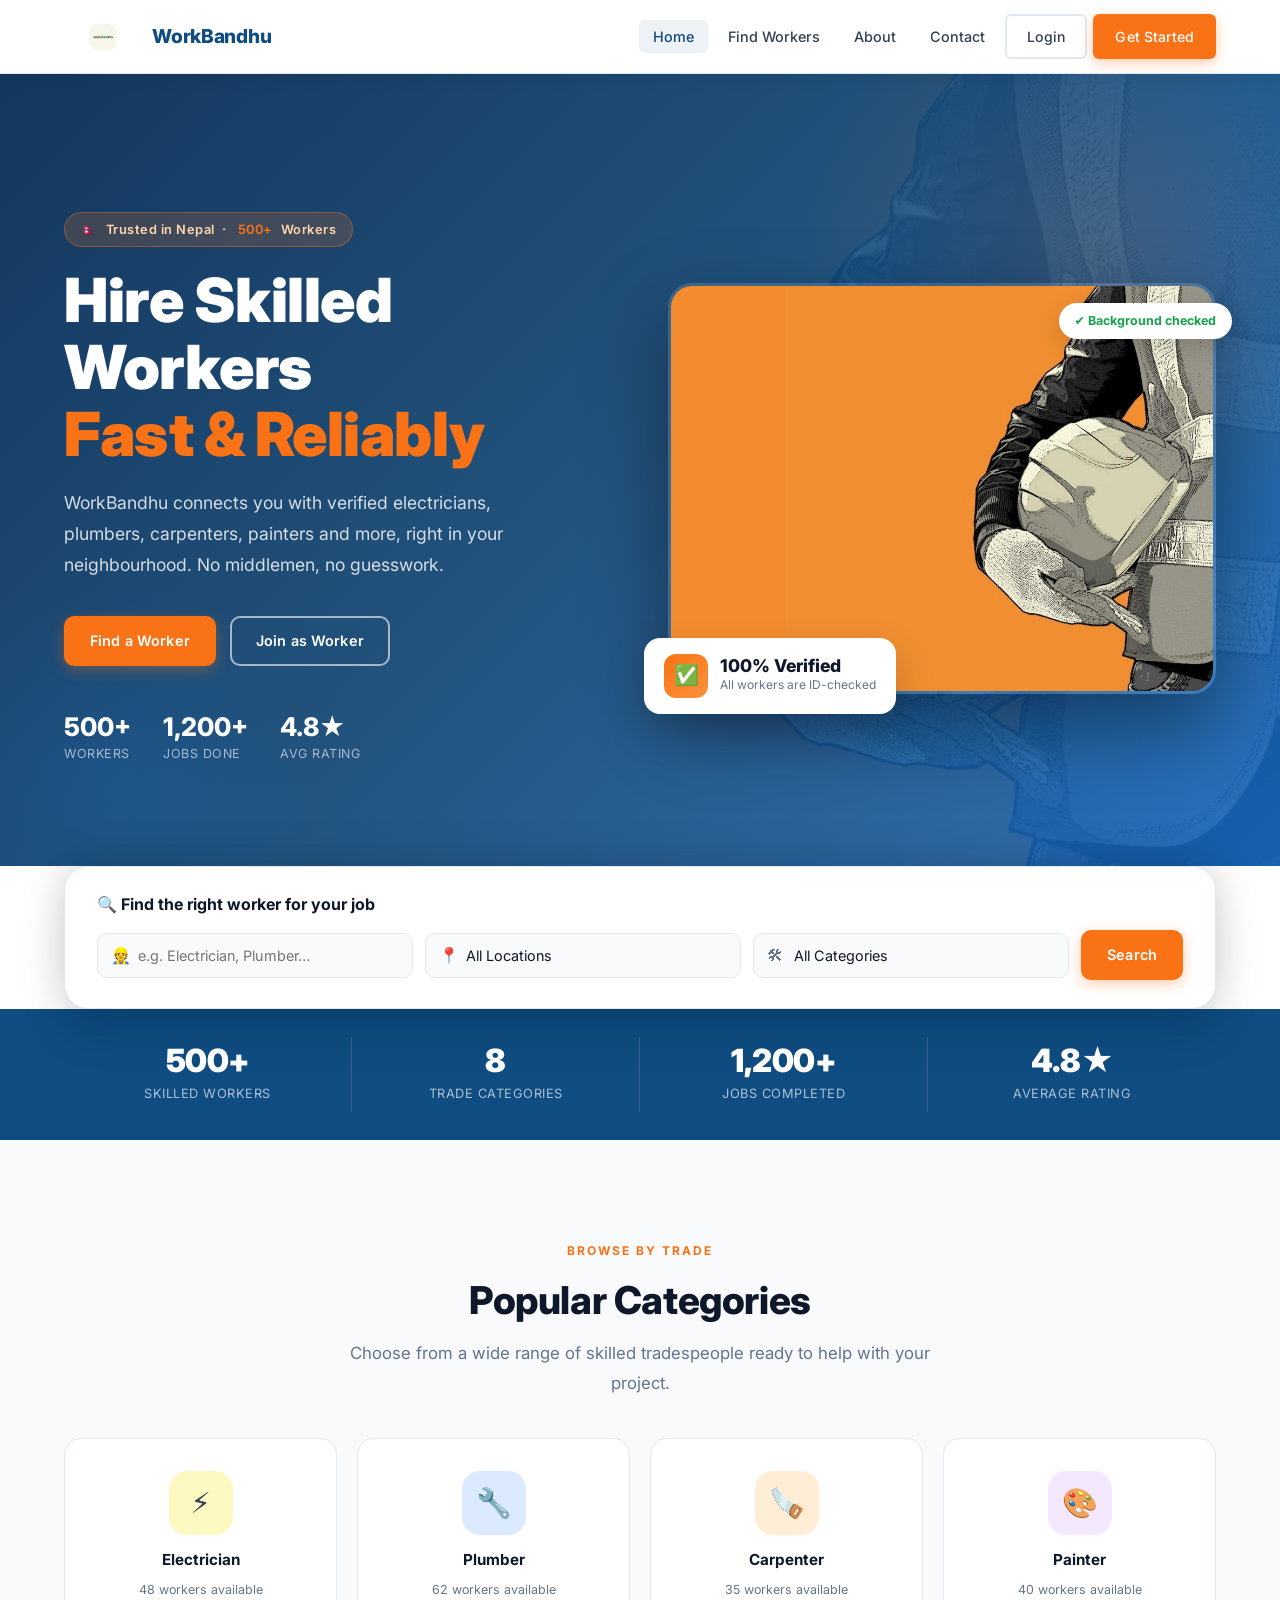
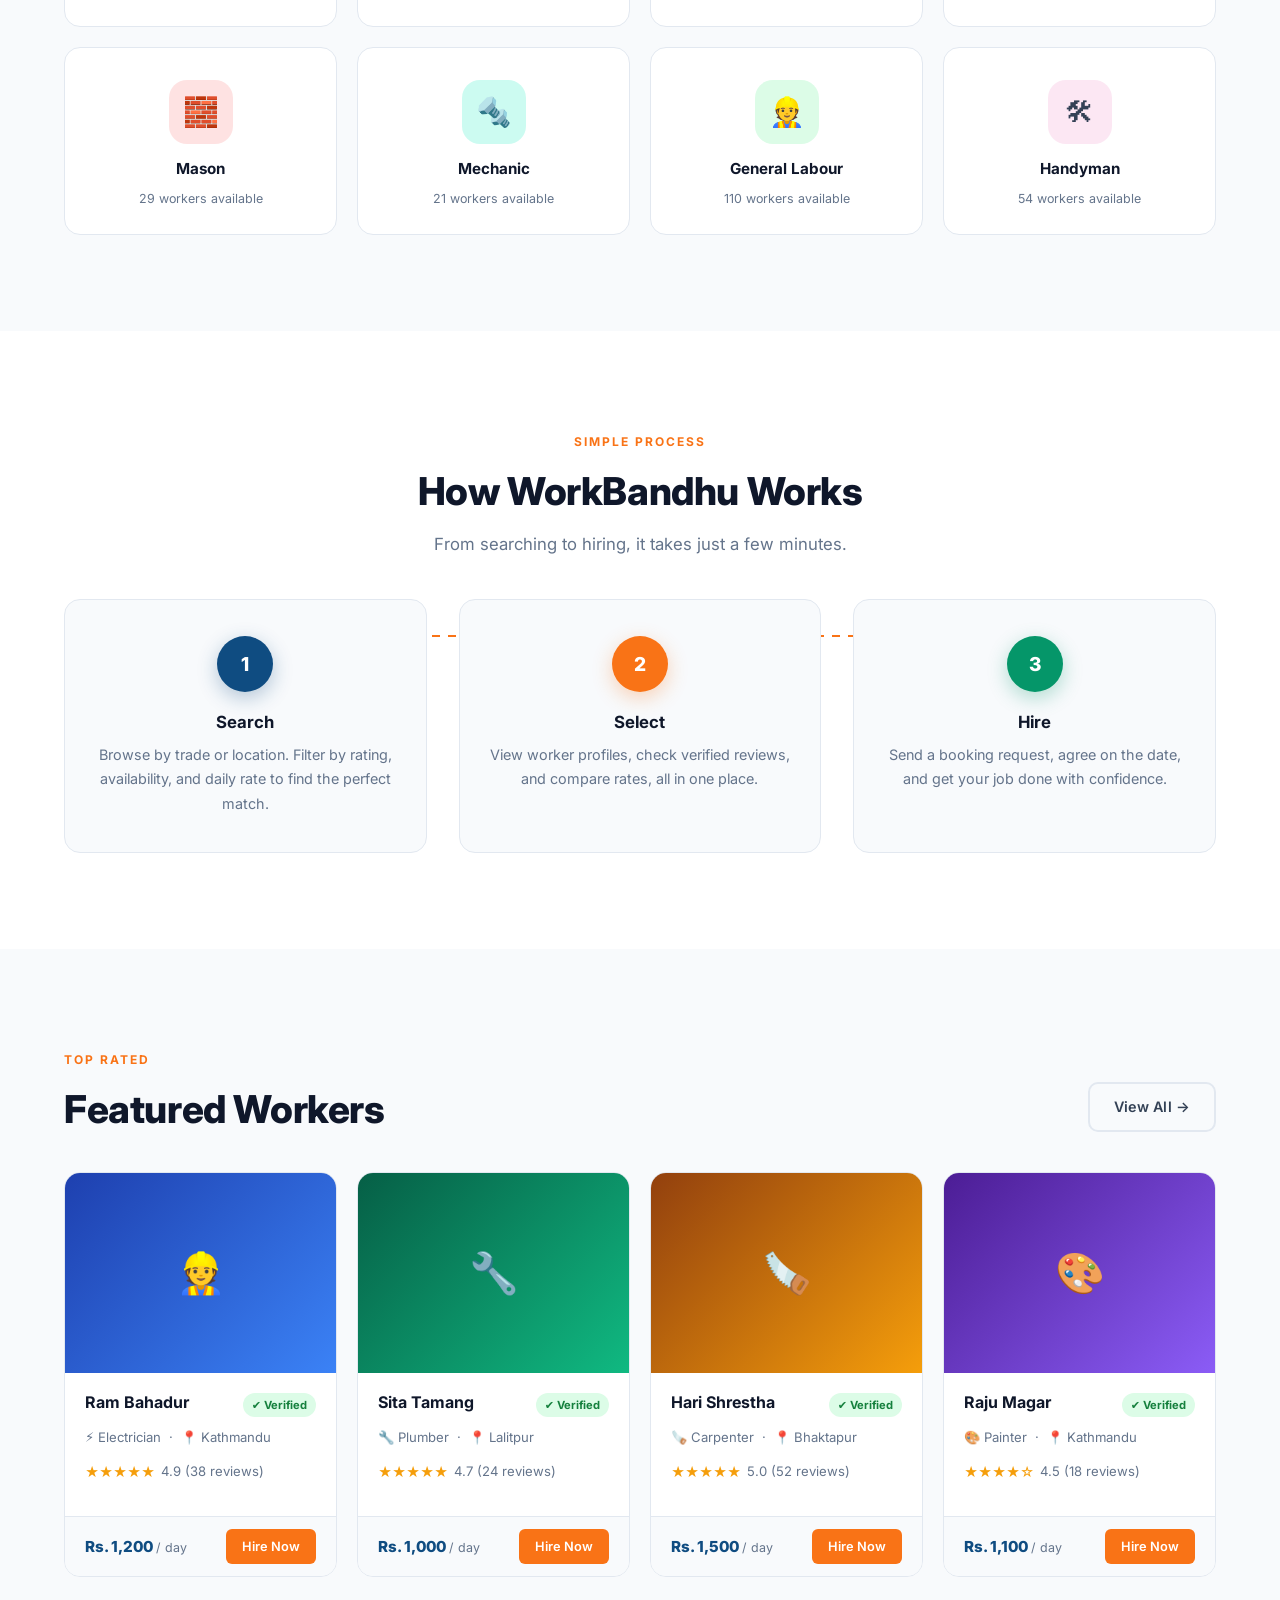
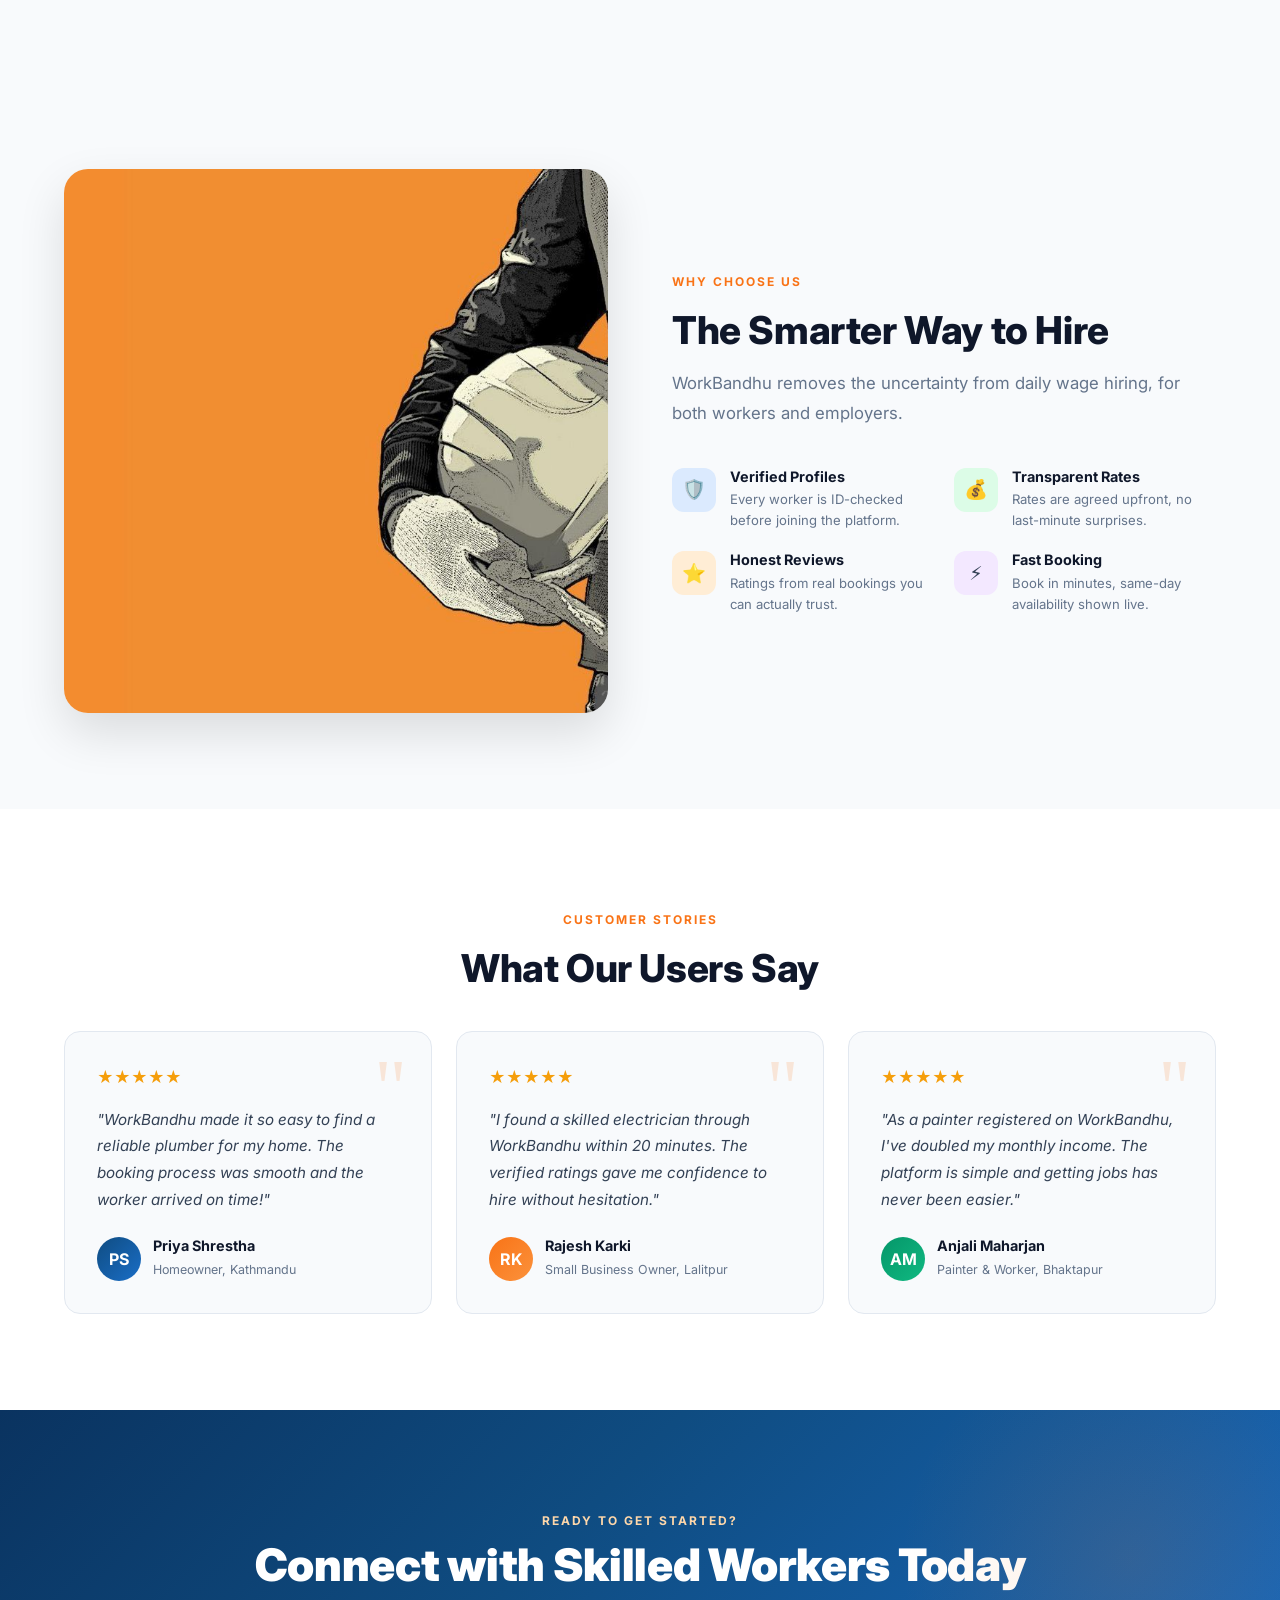
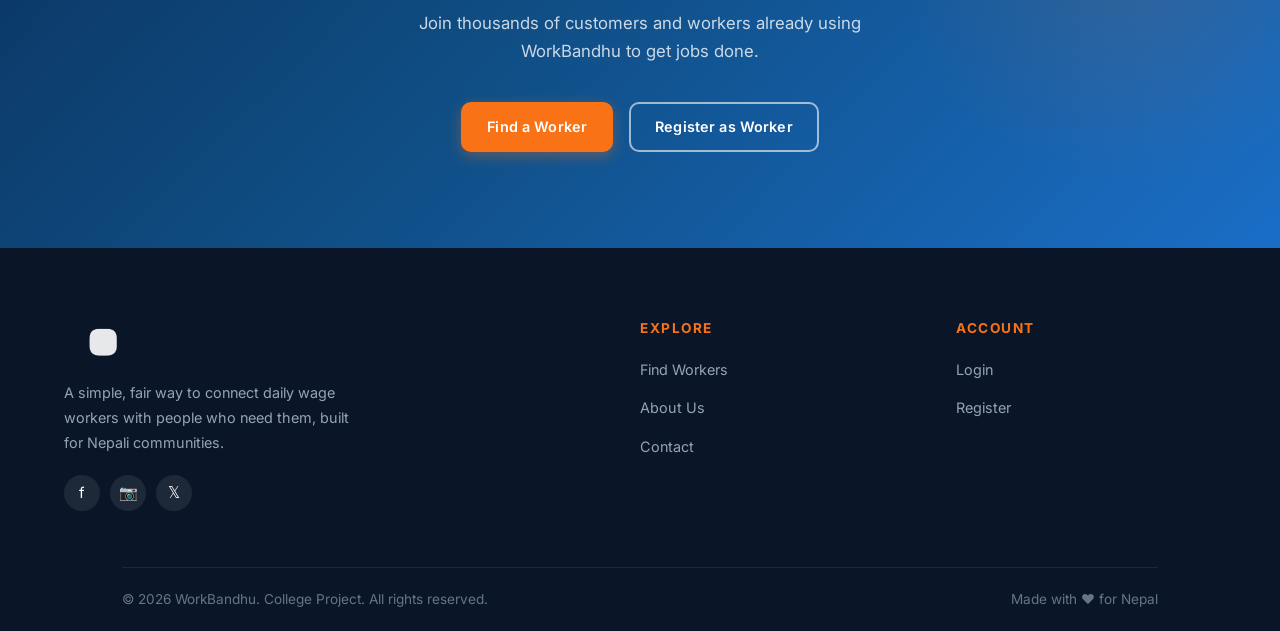
<file: index.html>
<!doctype html>
<html lang="en">
<head>
  <meta charset="UTF-8" />
  <meta name="viewport" content="width=device-width, initial-scale=1.0" />
  <title>WorkBandhu | Find Skilled Workers Near You</title>
  <link rel="stylesheet" href="css/style.css" />
  <link rel="stylesheet" href="css/home.css" />
  <link rel="stylesheet" href="css/responsive.css" />
  <link rel="icon" type="image/png" href="images/logo-nobackground.png" />
</head>
<body>

  <!-- ===== NAVBAR ===== -->
  <nav class="navbar">
    <div class="container">
      <a href="index.html" class="nav-logo">
        <img src="images/logo-nobackground.png" alt="WorkBandhu Logo" />
        <span class="nav-logo-text">WorkBandhu</span>
      </a>
      <button class="nav-toggle" aria-label="Toggle menu" aria-expanded="false">&#9776;</button>
      <ul class="nav-links">
        <li><a href="index.html" class="active">Home</a></li>
        <li><a href="html/worker.html">Find Workers</a></li>
        <li><a href="html/about.html">About</a></li>
        <li><a href="html/contact.html">Contact</a></li>
        <li><a href="login.html" class="btn btn-ghost">Login</a></li>
        <li><a href="register.html" class="btn btn-primary">Get Started</a></li>
      </ul>
    </div>
  </nav>

  <!-- ===== HERO ===== -->
  <section class="hero-home">
    <div class="container">
      <div class="hero-content">
        <div class="hero-badge">
          <span>🇳🇵</span> Trusted in Nepal &nbsp;·&nbsp; <span>500+</span> Workers
        </div>
        <h1>
          Hire Skilled Workers<br />
          <span class="highlight">Fast &amp; Reliably</span>
        </h1>
        <p>
          WorkBandhu connects you with verified electricians, plumbers, carpenters, painters
          and more, right in your neighbourhood. No middlemen, no guesswork.
        </p>
        <div class="hero-actions">
          <a href="html/worker.html" class="btn btn-primary">Find a Worker</a>
          <a href="register.html" class="btn btn-outline">Join as Worker</a>
        </div>
        <div class="hero-stats">
          <div class="hero-stat">
            <span class="stat-num">500+</span>
            <span class="stat-label">Workers</span>
          </div>
          <div class="hero-stat">
            <span class="stat-num">1,200+</span>
            <span class="stat-label">Jobs Done</span>
          </div>
          <div class="hero-stat">
            <span class="stat-num">4.8★</span>
            <span class="stat-label">Avg Rating</span>
          </div>
        </div>
      </div>

      <div class="hero-visual">
        <div class="hero-img-wrap">
          <img src="images/heroimage.jpg" alt="Skilled worker on job site" />
        </div>
        <div class="hero-trust-card">
          <div class="trust-icon">✅</div>
          <div class="trust-text">
            <span class="trust-num">100% Verified</span>
            <span class="trust-label">All workers are ID-checked</span>
          </div>
        </div>
        <div class="hero-verified">✔ Background checked</div>
      </div>
    </div>
  </section>

  <!-- ===== SEARCH BAR ===== -->
  <section class="search-bar-section">
    <div class="container">
      <div class="search-bar-card">
        <h3>🔍 Find the right worker for your job</h3>
        <div class="search-bar-inner">
          <div class="search-input-group">
            <span class="input-icon">👷</span>
            <input type="text" placeholder="e.g. Electrician, Plumber…" id="hero-search" />
          </div>
          <div class="search-input-group">
            <span class="input-icon">📍</span>
            <select id="hero-location">
              <option value="">All Locations</option>
              <option>Kathmandu</option>
              <option>Lalitpur</option>
              <option>Bhaktapur</option>
              <option>Pokhara</option>
              <option>Chitwan</option>
            </select>
          </div>
          <div class="search-input-group">
            <span class="input-icon">🛠</span>
            <select id="hero-category">
              <option value="">All Categories</option>
              <option>Electrician</option>
              <option>Plumber</option>
              <option>Carpenter</option>
              <option>Painter</option>
              <option>Mason</option>
              <option>Mechanic</option>
              <option>Labour</option>
            </select>
          </div>
          <a href="html/worker.html" class="btn btn-primary" id="hero-search-btn">Search</a>
        </div>
      </div>
    </div>
  </section>

  <!-- ===== STATS BAR ===== -->
  <div class="stats-bar">
    <div class="container">
      <div class="stat-item">
        <span class="num">500+</span>
        <span class="lbl">Skilled Workers</span>
      </div>
      <div class="stat-item">
        <span class="num">8</span>
        <span class="lbl">Trade Categories</span>
      </div>
      <div class="stat-item">
        <span class="num">1,200+</span>
        <span class="lbl">Jobs Completed</span>
      </div>
      <div class="stat-item">
        <span class="num">4.8★</span>
        <span class="lbl">Average Rating</span>
      </div>
    </div>
  </div>

  <!-- ===== CATEGORIES ===== -->
  <section class="categories">
    <div class="container">
      <div class="section-header text-center">
        <span class="eyebrow">Browse by Trade</span>
        <h2 class="section-title">Popular Categories</h2>
        <p class="section-subtitle centered">
          Choose from a wide range of skilled tradespeople ready to help with your project.
        </p>
      </div>
      <div class="category-grid">
        <a href="html/worker.html?cat=electrician" class="category-card">
          <div class="cat-icon-wrap cat-yellow">⚡</div>
          <h3>Electrician</h3>
          <span class="cat-count">48 workers available</span>
        </a>
        <a href="html/worker.html?cat=plumber" class="category-card">
          <div class="cat-icon-wrap cat-blue">🔧</div>
          <h3>Plumber</h3>
          <span class="cat-count">62 workers available</span>
        </a>
        <a href="html/worker.html?cat=carpenter" class="category-card">
          <div class="cat-icon-wrap cat-orange">🪚</div>
          <h3>Carpenter</h3>
          <span class="cat-count">35 workers available</span>
        </a>
        <a href="html/worker.html?cat=painter" class="category-card">
          <div class="cat-icon-wrap cat-purple">🎨</div>
          <h3>Painter</h3>
          <span class="cat-count">40 workers available</span>
        </a>
        <a href="html/worker.html?cat=mason" class="category-card">
          <div class="cat-icon-wrap cat-red">🧱</div>
          <h3>Mason</h3>
          <span class="cat-count">29 workers available</span>
        </a>
        <a href="html/worker.html?cat=mechanic" class="category-card">
          <div class="cat-icon-wrap cat-teal">🔩</div>
          <h3>Mechanic</h3>
          <span class="cat-count">21 workers available</span>
        </a>
        <a href="html/worker.html?cat=labour" class="category-card">
          <div class="cat-icon-wrap cat-green">👷</div>
          <h3>General Labour</h3>
          <span class="cat-count">110 workers available</span>
        </a>
        <a href="html/worker.html?cat=handyman" class="category-card">
          <div class="cat-icon-wrap cat-pink">🛠</div>
          <h3>Handyman</h3>
          <span class="cat-count">54 workers available</span>
        </a>
      </div>
    </div>
  </section>

  <!-- ===== HOW IT WORKS ===== -->
  <section class="how-it-works">
    <div class="container text-center">
      <span class="eyebrow">Simple Process</span>
      <h2 class="section-title">How WorkBandhu Works</h2>
      <p class="section-subtitle centered">
        From searching to hiring, it takes just a few minutes.
      </p>
      <div class="hiw-grid">
        <div class="hiw-card">
          <div class="hiw-step-num">1</div>
          <h3>Search</h3>
          <p>Browse by trade or location. Filter by rating, availability, and daily rate to find the perfect match.</p>
        </div>
        <div class="hiw-card">
          <div class="hiw-step-num">2</div>
          <h3>Select</h3>
          <p>View worker profiles, check verified reviews, and compare rates, all in one place.</p>
        </div>
        <div class="hiw-card">
          <div class="hiw-step-num">3</div>
          <h3>Hire</h3>
          <p>Send a booking request, agree on the date, and get your job done with confidence.</p>
        </div>
      </div>
    </div>
  </section>

  <!-- ===== FEATURED WORKERS ===== -->
  <section class="featured-workers">
    <div class="container">
      <div class="section-header" style="display:flex;justify-content:space-between;align-items:flex-end;margin-bottom:var(--sp-4);">
        <div>
          <span class="eyebrow">Top Rated</span>
          <h2 class="section-title" style="margin-bottom:0;">Featured Workers</h2>
        </div>
        <a href="html/worker.html" class="btn btn-ghost">View All →</a>
      </div>
      <div class="workers-grid">

        <div class="worker-card">
          <div class="worker-card-img-placeholder" style="background:linear-gradient(135deg,#1e40af,#3b82f6);">
            <span style="font-size:2.5rem;">👷</span>
          </div>
          <div class="worker-card-body">
            <div class="worker-card-header">
              <h3>Ram Bahadur</h3>
              <span class="badge-verified">✔ Verified</span>
            </div>
            <p class="trade">⚡ Electrician &nbsp;·&nbsp; 📍 Kathmandu</p>
            <div class="rating">
              <span class="stars">★★★★★</span>
              <span class="rating-num">4.9 (38 reviews)</span>
            </div>
          </div>
          <div class="worker-card-footer">
            <div class="price">Rs. 1,200 <span>/ day</span></div>
            <a href="html/worker.html" class="btn-hire">Hire Now</a>
          </div>
        </div>

        <div class="worker-card">
          <div class="worker-card-img-placeholder" style="background:linear-gradient(135deg,#065f46,#10b981);">
            <span style="font-size:2.5rem;">🔧</span>
          </div>
          <div class="worker-card-body">
            <div class="worker-card-header">
              <h3>Sita Tamang</h3>
              <span class="badge-verified">✔ Verified</span>
            </div>
            <p class="trade">🔧 Plumber &nbsp;·&nbsp; 📍 Lalitpur</p>
            <div class="rating">
              <span class="stars">★★★★★</span>
              <span class="rating-num">4.7 (24 reviews)</span>
            </div>
          </div>
          <div class="worker-card-footer">
            <div class="price">Rs. 1,000 <span>/ day</span></div>
            <a href="html/worker.html" class="btn-hire">Hire Now</a>
          </div>
        </div>

        <div class="worker-card">
          <div class="worker-card-img-placeholder" style="background:linear-gradient(135deg,#92400e,#f59e0b);">
            <span style="font-size:2.5rem;">🪚</span>
          </div>
          <div class="worker-card-body">
            <div class="worker-card-header">
              <h3>Hari Shrestha</h3>
              <span class="badge-verified">✔ Verified</span>
            </div>
            <p class="trade">🪚 Carpenter &nbsp;·&nbsp; 📍 Bhaktapur</p>
            <div class="rating">
              <span class="stars">★★★★★</span>
              <span class="rating-num">5.0 (52 reviews)</span>
            </div>
          </div>
          <div class="worker-card-footer">
            <div class="price">Rs. 1,500 <span>/ day</span></div>
            <a href="html/worker.html" class="btn-hire">Hire Now</a>
          </div>
        </div>

        <div class="worker-card">
          <div class="worker-card-img-placeholder" style="background:linear-gradient(135deg,#4c1d95,#8b5cf6);">
            <span style="font-size:2.5rem;">🎨</span>
          </div>
          <div class="worker-card-body">
            <div class="worker-card-header">
              <h3>Raju Magar</h3>
              <span class="badge-verified">✔ Verified</span>
            </div>
            <p class="trade">🎨 Painter &nbsp;·&nbsp; 📍 Kathmandu</p>
            <div class="rating">
              <span class="stars">★★★★☆</span>
              <span class="rating-num">4.5 (18 reviews)</span>
            </div>
          </div>
          <div class="worker-card-footer">
            <div class="price">Rs. 1,100 <span>/ day</span></div>
            <a href="html/worker.html" class="btn-hire">Hire Now</a>
          </div>
        </div>

      </div>
    </div>
  </section>

  <!-- ===== WHY WORKBANDHU ===== -->
  <section class="why-section">
    <div class="container">
      <div class="why-grid">
        <div class="why-image-wrap">
          <img src="images/heroimage.jpg" alt="Workers on site" />
        </div>
        <div>
          <span class="eyebrow">Why Choose Us</span>
          <h2 class="section-title">The Smarter Way to Hire</h2>
          <p class="section-subtitle" style="margin-bottom:0;">
            WorkBandhu removes the uncertainty from daily wage hiring, for both workers and employers.
          </p>
          <div class="why-features">
            <div class="why-feature">
              <div class="why-feature-icon" style="background:#dbeafe;">🛡️</div>
              <div>
                <h4>Verified Profiles</h4>
                <p>Every worker is ID-checked before joining the platform.</p>
              </div>
            </div>
            <div class="why-feature">
              <div class="why-feature-icon" style="background:#dcfce7;">💰</div>
              <div>
                <h4>Transparent Rates</h4>
                <p>Rates are agreed upfront, no last-minute surprises.</p>
              </div>
            </div>
            <div class="why-feature">
              <div class="why-feature-icon" style="background:#ffedd5;">⭐</div>
              <div>
                <h4>Honest Reviews</h4>
                <p>Ratings from real bookings you can actually trust.</p>
              </div>
            </div>
            <div class="why-feature">
              <div class="why-feature-icon" style="background:#f3e8ff;">⚡</div>
              <div>
                <h4>Fast Booking</h4>
                <p>Book in minutes, same-day availability shown live.</p>
              </div>
            </div>
          </div>
        </div>
      </div>
    </div>
  </section>

  <!-- ===== TESTIMONIALS ===== -->
  <section class="testimonials">
    <div class="container">
      <div class="text-center" style="margin-bottom:var(--sp-4);">
        <span class="eyebrow">Customer Stories</span>
        <h2 class="section-title">What Our Users Say</h2>
      </div>
      <div class="testimonial-grid">
        <div class="testimonial-card">
          <div class="t-stars">★★★★★</div>
          <p>"WorkBandhu made it so easy to find a reliable plumber for my home. The booking process was smooth and the worker arrived on time!"</p>
          <div class="t-author">
            <div class="t-avatar">PS</div>
            <div>
              <h4>Priya Shrestha</h4>
              <span>Homeowner, Kathmandu</span>
            </div>
          </div>
        </div>
        <div class="testimonial-card">
          <div class="t-stars">★★★★★</div>
          <p>"I found a skilled electrician through WorkBandhu within 20 minutes. The verified ratings gave me confidence to hire without hesitation."</p>
          <div class="t-author">
            <div class="t-avatar" style="background:linear-gradient(135deg,var(--accent),#fb923c);">RK</div>
            <div>
              <h4>Rajesh Karki</h4>
              <span>Small Business Owner, Lalitpur</span>
            </div>
          </div>
        </div>
        <div class="testimonial-card">
          <div class="t-stars">★★★★★</div>
          <p>"As a painter registered on WorkBandhu, I've doubled my monthly income. The platform is simple and getting jobs has never been easier."</p>
          <div class="t-author">
            <div class="t-avatar" style="background:linear-gradient(135deg,#059669,#10b981);">AM</div>
            <div>
              <h4>Anjali Maharjan</h4>
              <span>Painter &amp; Worker, Bhaktapur</span>
            </div>
          </div>
        </div>
      </div>
    </div>
  </section>

  <!-- ===== CTA ===== -->
  <section class="cta-section">
    <div class="container">
      <span class="eyebrow" style="color:#fed7aa;">Ready to Get Started?</span>
      <h2>Connect with Skilled Workers Today</h2>
      <p>Join thousands of customers and workers already using WorkBandhu to get jobs done.</p>
      <div class="cta-buttons">
        <a href="html/worker.html" class="btn btn-primary">Find a Worker</a>
        <a href="register.html" class="btn btn-outline">Register as Worker</a>
      </div>
    </div>
  </section>

  <!-- ===== FOOTER ===== -->
  <footer class="site-footer">
    <div class="container">
      <div class="footer-inner">
        <div class="footer-brand">
          <img class="footer-brand-logo" src="images/logo-nobackground.png" alt="WorkBandhu" />
          <p>A simple, fair way to connect daily wage workers with people who need them, built for Nepali communities.</p>
          <div class="footer-social">
            <a href="#" class="social-link" aria-label="Facebook">f</a>
            <a href="#" class="social-link" aria-label="Instagram">📷</a>
            <a href="#" class="social-link" aria-label="Twitter">𝕏</a>
          </div>
        </div>
        <div class="footer-col">
          <h4>Explore</h4>
          <ul>
            <li><a href="html/worker.html">Find Workers</a></li>
            <li><a href="html/about.html">About Us</a></li>
            <li><a href="html/contact.html">Contact</a></li>
          </ul>
        </div>
        <div class="footer-col">
          <h4>Account</h4>
          <ul>
            <li><a href="login.html">Login</a></li>
            <li><a href="register.html">Register</a></li>
          </ul>
        </div>
      </div>
      <div class="footer-bottom container">
        <p>© 2026 WorkBandhu. College Project. All rights reserved.</p>
        <p>Made with ❤️ for Nepal</p>
      </div>
    </div>
  </footer>

  <script src="js/main.js"></script>
</body>
</html>
</file>
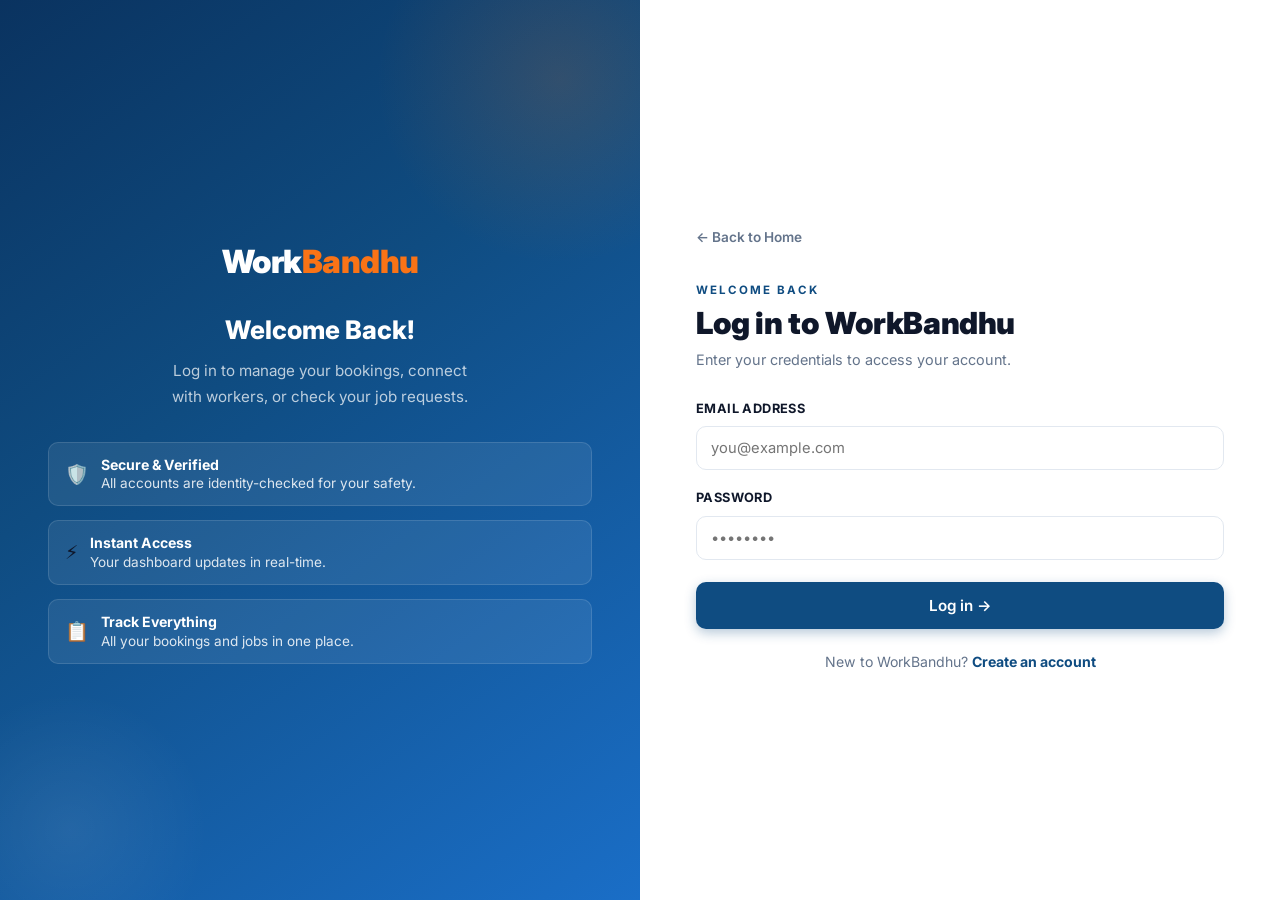
<file: customer-dashboard.html>
<!DOCTYPE html>
<html lang="en">
<head>
  <meta charset="UTF-8">
  <meta name="viewport" content="width=device-width, initial-scale=1.0">
  <title>Customer dashboard — WorkBandhu</title>
  <link rel="stylesheet" href="base.css">
  <link rel="stylesheet" href="dashboard.css">
</head>
<body>
  <div class="dash-layout">
    <!-- Mobile Sidebar Backdrop -->
    <div class="sidebar-backdrop" id="sidebar-backdrop"></div>
    
    <!-- Sidebar -->
    <aside class="dash-sidebar" id="dash-sidebar">
      <div class="sidebar-brand">
        <div class="brand-icon">W</div>
        <div class="brand-text">WorkBandhu</div>
      </div>
      <nav class="sidebar-nav" id="sidebar-nav"></nav>
      <div class="sidebar-footer" id="sidebar-footer"></div>
    </aside>

    <!-- Main Content -->
    <div class="dash-main">
      <header class="dash-topbar" id="dash-topbar"></header>
      <main class="dash-content" id="dash-root"></main>
    </div>
  </div>

  <!-- Review Modal -->
  <div class="modal-overlay" id="review-overlay">
    <div class="modal">
      <button class="close-x" id="review-close">✕</button>
      <span class="eyebrow">Booking request</span>
      <h3 id="review-worker-name">Rate this job</h3>
      <div class="form-msg" id="review-msg"></div>
      <form id="review-form">
        <div class="field">
          <label for="rv-rating">Rating</label>
          <select id="rv-rating">
            <option value="5">5 — Excellent</option>
            <option value="4">4 — Good</option>
            <option value="3">3 — Okay</option>
            <option value="2">2 — Below average</option>
            <option value="1">1 — Poor</option>
          </select>
        </div>
        <div class="field">
          <label for="rv-comment">Comment</label>
          <textarea id="rv-comment" placeholder="How did the job go?"></textarea>
        </div>
        <button type="submit" class="btn btn-primary btn-block">Submit review</button>
      </form>
    </div>
  </div>

  <!-- Booking Modal -->
  <div class="modal-overlay" id="booking-overlay">
    <div class="modal">
      <button class="close-x" id="booking-close">✕</button>
      <span class="eyebrow">New Booking</span>
      <h3>Book a Worker</h3>
      <div class="form-msg" id="booking-msg"></div>
      <form id="booking-form">
        <div class="field">
          <label for="bk-worker">Select Worker</label>
          <select id="bk-worker"></select>
        </div>
        <div class="field">
          <label for="bk-service">Service Required</label>
          <input type="text" id="bk-service" placeholder="e.g. Fixing a leaking pipe">
        </div>
        <div class="field">
          <label for="bk-date">Date</label>
          <input type="date" id="bk-date">
        </div>
        <button type="submit" class="btn btn-primary btn-block">Confirm Booking</button>
      </form>
    </div>
  </div>

  <script src="auth.js"></script>
  <script src="dashboard.js"></script>
</body>
</html>
</file>
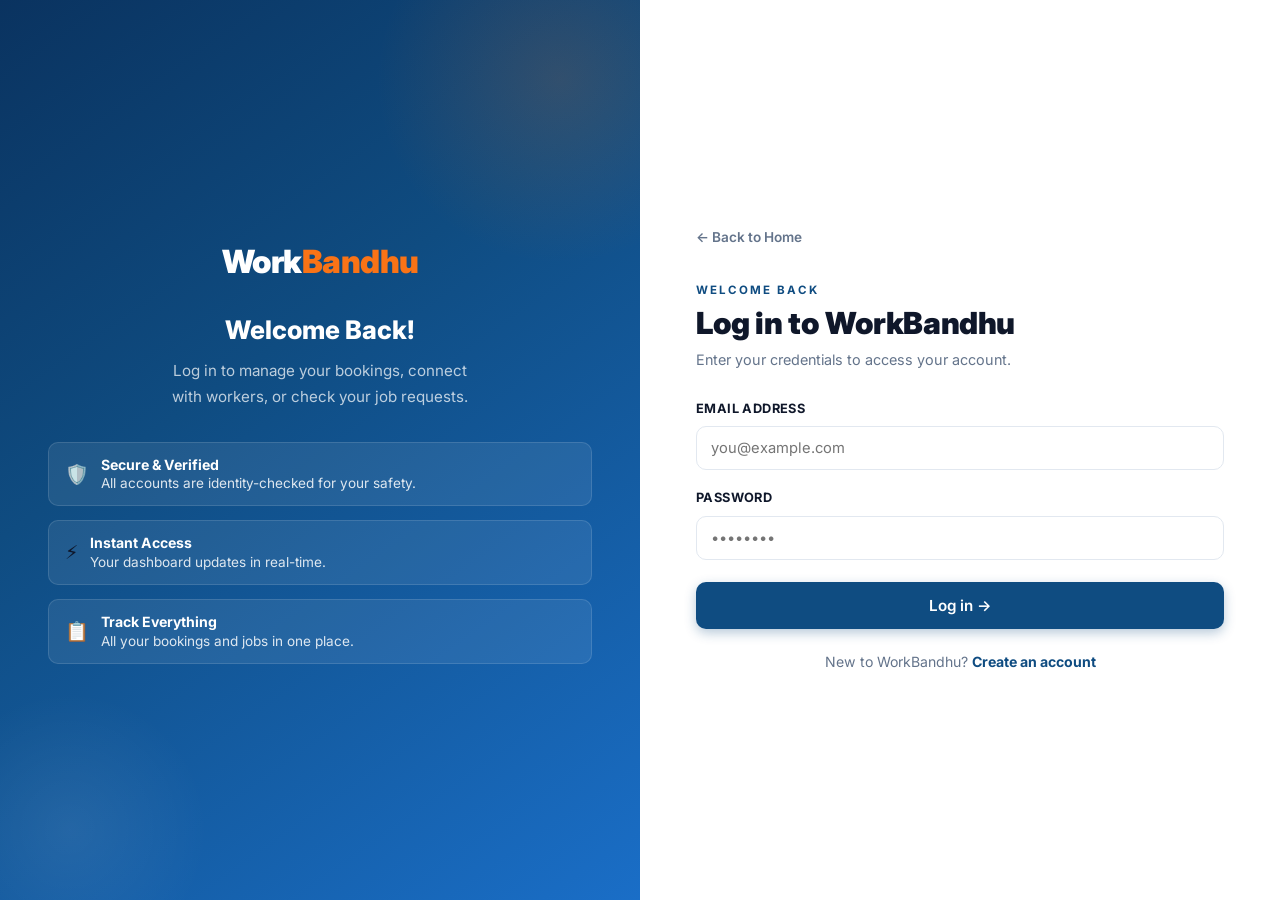
<file: login.html>
<!doctype html>
<html lang="en">
<head>
  <meta charset="UTF-8" />
  <meta name="viewport" content="width=device-width, initial-scale=1.0" />
  <title>Log in — WorkBandhu</title>
  <link rel="stylesheet" href="base.css" />
  <link rel="stylesheet" href="forms.css" />
  <link rel="icon" type="image/png" href="images/logo-nobackground.png" />
</head>
<body>
  <div class="auth-page-wrap">

    <!-- LEFT: decorative panel -->
    <div class="auth-visual">
      <div class="auth-visual-logo">Work<span>Bandhu</span></div>
      <h2>Welcome Back!</h2>
      <p>Log in to manage your bookings, connect with workers, or check your job requests.</p>
      <div class="auth-features">
        <div class="auth-feature">
          <span>🛡️</span>
          <div class="auth-feature-text">
            <strong>Secure &amp; Verified</strong>
            All accounts are identity-checked for your safety.
          </div>
        </div>
        <div class="auth-feature">
          <span>⚡</span>
          <div class="auth-feature-text">
            <strong>Instant Access</strong>
            Your dashboard updates in real-time.
          </div>
        </div>
        <div class="auth-feature">
          <span>📋</span>
          <div class="auth-feature-text">
            <strong>Track Everything</strong>
            All your bookings and jobs in one place.
          </div>
        </div>
      </div>
    </div>

    <!-- RIGHT: form panel -->
    <div class="auth-form-panel">
      <a href="index.html" class="back-link">← Back to Home</a>
      <span class="eyebrow">Welcome back</span>
      <h2>Log in to WorkBandhu</h2>
      <p class="auth-sub">Enter your credentials to access your account.</p>

      <div class="form-msg" id="form-msg"></div>

      <form id="login-form" novalidate>
        <div class="field" id="field-email">
          <label for="email">Email Address</label>
          <input type="email" id="email" placeholder="you@example.com" autocomplete="email" />
          <small class="field-error" id="err-email"></small>
        </div>
        <div class="field" id="field-password">
          <label for="password">Password</label>
          <input type="password" id="password" placeholder="••••••••" autocomplete="current-password" />
          <small class="field-error" id="err-password"></small>
        </div>
        <button type="submit" class="btn btn-primary btn-block" style="padding:14px;font-size:0.95rem;margin-top:4px;">
          Log in →
        </button>
      </form>

      <p class="auth-switch">
        New to WorkBandhu? <a href="register.html">Create an account</a>
      </p>
    </div>

  </div>

  <script src="auth.js"></script>
  <script src="validation.js"></script>
  <script>
    document.addEventListener('DOMContentLoaded', () => {
      if (Auth.redirectIfLoggedIn()) return;

      Validate.liveField('email',    v => Validate.required(v, 'Email')    || Validate.email(v));
      Validate.liveField('password', v => Validate.required(v, 'Password'));

      const form = document.getElementById('login-form');
      const msg  = document.getElementById('form-msg');

      form.addEventListener('submit', e => {
        e.preventDefault();
        const email    = document.getElementById('email').value.trim();
        const password = document.getElementById('password').value;

        if (!Validate.loginForm(email, password)) {
          msg.textContent = 'Please fix the highlighted fields.';
          msg.className   = 'form-msg error show';
          return;
        }

        const result = Auth.login(email, password);
        if (result.success) {
          msg.textContent = 'Logged in! Redirecting…';
          msg.className   = 'form-msg success show';
          const dest = result.user.role === 'worker' ? 'worker-dashboard.html' : 'customer-dashboard.html';
          setTimeout(() => (window.location.href = dest), 500);
        } else {
          msg.textContent = result.message;
          msg.className   = 'form-msg error show';
        }
      });
    });
  </script>
</body>
</html>
</file>
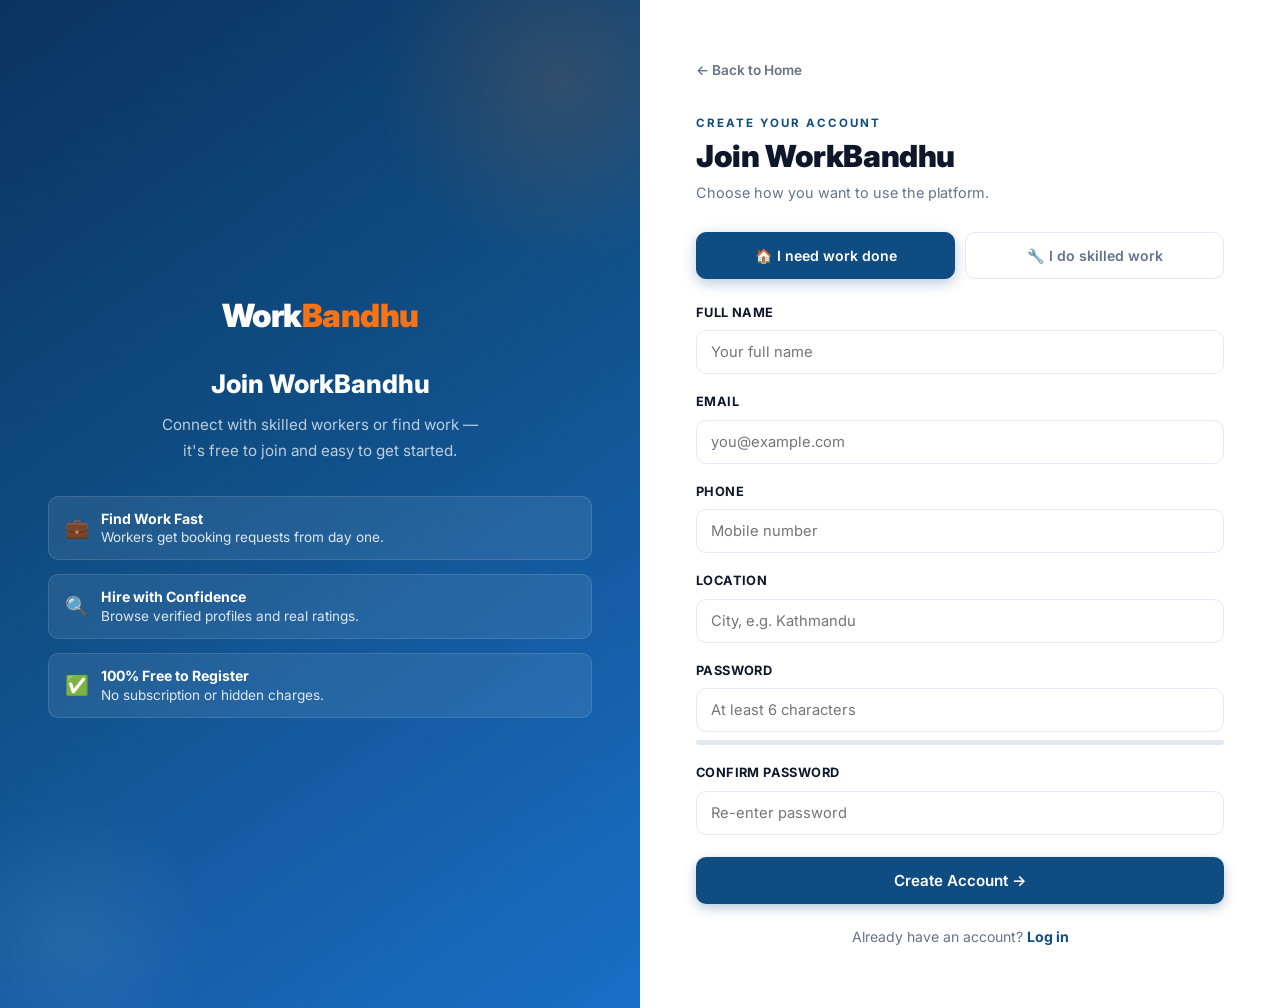
<file: register.html>
<!doctype html>
<html lang="en">
<head>
  <meta charset="UTF-8" />
  <meta name="viewport" content="width=device-width, initial-scale=1.0" />
  <title>Register — WorkBandhu</title>
  <link rel="stylesheet" href="base.css" />
  <link rel="stylesheet" href="forms.css" />
  <link rel="icon" type="image/png" href="images/logo-nobackground.png" />
</head>
<body>
  <div class="auth-page-wrap">

    <!-- LEFT: decorative panel -->
    <div class="auth-visual">
      <div class="auth-visual-logo">Work<span>Bandhu</span></div>
      <h2>Join WorkBandhu</h2>
      <p>Connect with skilled workers or find work — it's free to join and easy to get started.</p>
      <div class="auth-features">
        <div class="auth-feature">
          <span>💼</span>
          <div class="auth-feature-text">
            <strong>Find Work Fast</strong>
            Workers get booking requests from day one.
          </div>
        </div>
        <div class="auth-feature">
          <span>🔍</span>
          <div class="auth-feature-text">
            <strong>Hire with Confidence</strong>
            Browse verified profiles and real ratings.
          </div>
        </div>
        <div class="auth-feature">
          <span>✅</span>
          <div class="auth-feature-text">
            <strong>100% Free to Register</strong>
            No subscription or hidden charges.
          </div>
        </div>
      </div>
    </div>

    <!-- RIGHT: form panel -->
    <div class="auth-form-panel">
      <a href="index.html" class="back-link">← Back to Home</a>
      <span class="eyebrow">Create your account</span>
      <h2>Join WorkBandhu</h2>
      <p class="auth-sub">Choose how you want to use the platform.</p>

      <div class="role-toggle">
        <button type="button" id="role-customer" class="active">🏠 I need work done</button>
        <button type="button" id="role-worker">🔧 I do skilled work</button>
      </div>

      <div class="form-msg" id="form-msg"></div>

      <form id="register-form" novalidate>
        <div class="field" id="field-name">
          <label for="name">Full Name</label>
          <input type="text" id="name" placeholder="Your full name" autocomplete="name" />
          <small class="field-error" id="err-name"></small>
        </div>
        <div class="field" id="field-email">
          <label for="email">Email</label>
          <input type="email" id="email" placeholder="you@example.com" autocomplete="email" />
          <small class="field-error" id="err-email"></small>
        </div>
        <div class="field" id="field-phone">
          <label for="phone">Phone</label>
          <input type="tel" id="phone" placeholder="Mobile number" />
          <small class="field-error" id="err-phone"></small>
        </div>
        <div class="field">
          <label for="location">Location</label>
          <input type="text" id="location" placeholder="City, e.g. Kathmandu" />
        </div>

        <!-- Worker-only fields -->
        <div id="worker-fields" style="display:none;">
          <div class="field" id="field-category">
            <label for="category">Trade / Category</label>
            <select id="category">
              <option>Carpenter</option>
              <option>Electrician</option>
              <option>Mechanic</option>
              <option>Mason</option>
              <option>Plumber</option>
              <option>Painter</option>
              <option>Labour</option>
              <option>Handyman</option>
            </select>
            <small class="field-error" id="err-category"></small>
          </div>
          <div class="field" id="field-hourlyRate">
            <label for="hourlyRate">Daily Rate (रु)</label>
            <input type="number" id="hourlyRate" min="50" placeholder="e.g. 1200" />
            <small class="field-error" id="err-hourlyRate"></small>
          </div>
          <div class="field">
            <label for="skills">Skills</label>
            <input type="text" id="skills" placeholder="e.g. Wiring, AC installation, Solar" />
          </div>
          <div class="field">
            <label for="bio">Short Bio</label>
            <textarea id="bio" placeholder="Experience, specialties, tools you carry…" style="min-height:90px;resize:vertical;"></textarea>
          </div>
          <div class="field">
            <small class="hint">Identity verification happens after sign-up from your dashboard. New accounts start as "unverified."</small>
          </div>
        </div>

        <div class="field" id="field-password">
          <label for="password">Password</label>
          <input type="password" id="password" placeholder="At least 6 characters" autocomplete="new-password" />
          <div class="pw-strength"><div class="pw-strength-bar" id="pw-strength-bar"></div></div>
          <small class="field-error" id="err-password"></small>
        </div>
        <div class="field" id="field-confirmPassword">
          <label for="confirmPassword">Confirm Password</label>
          <input type="password" id="confirmPassword" placeholder="Re-enter password" autocomplete="new-password" />
          <small class="field-error" id="err-confirmPassword"></small>
        </div>

        <button type="submit" class="btn btn-primary btn-block" style="padding:14px;font-size:0.95rem;margin-top:4px;">
          Create Account →
        </button>
      </form>

      <p class="auth-switch">
        Already have an account? <a href="login.html">Log in</a>
      </p>
    </div>
  </div>

  <script src="auth.js"></script>
  <script src="validation.js"></script>
  <script>
    let selectedRole = 'customer';
    document.addEventListener('DOMContentLoaded', () => {
      if (Auth.redirectIfLoggedIn()) return;

      const customerBtn  = document.getElementById('role-customer');
      const workerBtn    = document.getElementById('role-worker');
      const workerFields = document.getElementById('worker-fields');

      function setRole(role) {
        selectedRole = role;
        customerBtn.classList.toggle('active', role === 'customer');
        workerBtn.classList.toggle('active',   role === 'worker');
        workerFields.style.display = role === 'worker' ? 'block' : 'none';
      }
      customerBtn.addEventListener('click', () => setRole('customer'));
      workerBtn.addEventListener('click',   () => setRole('worker'));

      Validate.liveField('name',     v => Validate.required(v, 'Name')  || Validate.minLength(v, 2, 'Name'));
      Validate.liveField('email',    v => Validate.required(v, 'Email') || Validate.email(v));
      Validate.liveField('phone',    v => Validate.phone(v));
      Validate.liveField('password', v => Validate.required(v, 'Password') || Validate.minLength(v, 6, 'Password'));
      Validate.liveField('confirmPassword', v =>
        Validate.matches(v, document.getElementById('password').value, 'Passwords')
      );
      document.getElementById('password').addEventListener('input', e => {
        Validate.renderPasswordStrength(e.target.value);
      });

      const form = document.getElementById('register-form');
      const msg  = document.getElementById('form-msg');

      form.addEventListener('submit', e => {
        e.preventDefault();
        const data = {
          name:            document.getElementById('name').value.trim(),
          email:           document.getElementById('email').value.trim(),
          phone:           document.getElementById('phone').value.trim(),
          password:        document.getElementById('password').value,
          confirmPassword: document.getElementById('confirmPassword').value,
          role:            selectedRole,
          category:        selectedRole === 'worker' ? document.getElementById('category').value   : undefined,
          hourlyRate:      selectedRole === 'worker' ? document.getElementById('hourlyRate').value : undefined,
        };

        if (!Validate.registerForm(data)) {
          msg.textContent = 'Please fix the highlighted fields.';
          msg.className   = 'form-msg error show';
          return;
        }

        const payload = {
          name:     data.name,
          email:    data.email,
          phone:    data.phone,
          location: document.getElementById('location').value.trim(),
          password: data.password,
          role:     selectedRole,
        };
        if (selectedRole === 'worker') {
          payload.category   = data.category;
          payload.hourlyRate = data.hourlyRate;
          payload.bio        = document.getElementById('bio').value.trim();
          payload.skills     = document.getElementById('skills').value
                                 .split(',').map(s => s.trim()).filter(Boolean);
        }

        const result = Auth.register(payload);
        if (result.success) {
          msg.textContent = 'Account created! Redirecting to your dashboard…';
          msg.className   = 'form-msg success show';
          const dest = selectedRole === 'worker' ? 'worker-dashboard.html' : 'customer-dashboard.html';
          setTimeout(() => (window.location.href = dest), 700);
        } else {
          msg.textContent = result.message;
          msg.className   = 'form-msg error show';
        }
      });
    });
  </script>
</body>
</html>
</file>
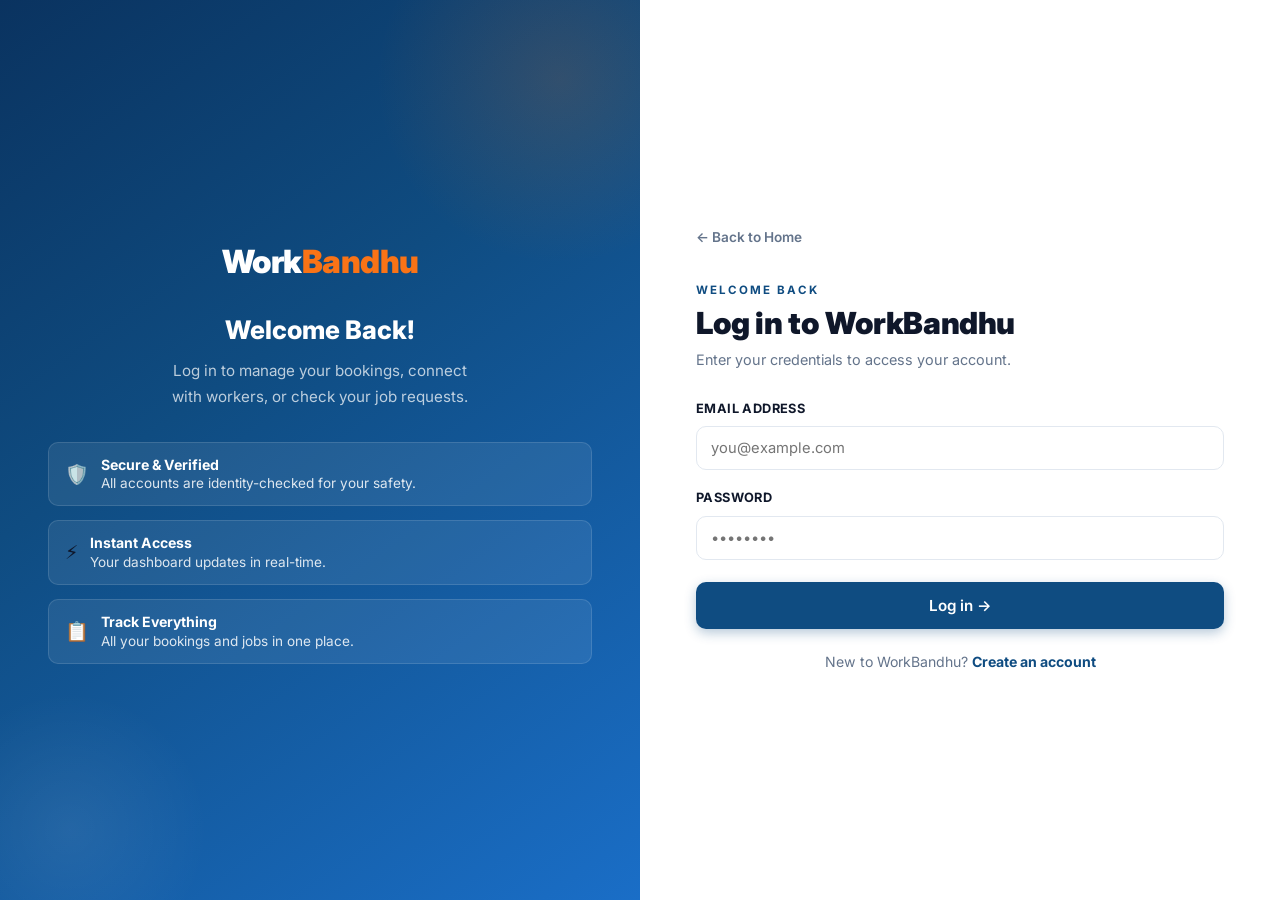
<file: worker-dashboard.html>
<!DOCTYPE html>
<html lang="en">
<head>
  <meta charset="UTF-8">
  <meta name="viewport" content="width=device-width, initial-scale=1.0">
  <title>Worker dashboard — WorkBandhu</title>
  <link rel="stylesheet" href="base.css">
  <link rel="stylesheet" href="dashboard.css">
</head>
<body>
  <div class="dash-layout">
    <!-- Mobile Sidebar Backdrop -->
    <div class="sidebar-backdrop" id="sidebar-backdrop"></div>
    
    <!-- Sidebar -->
    <aside class="dash-sidebar" id="dash-sidebar">
      <div class="sidebar-brand">
        <div class="brand-icon">W</div>
        <div class="brand-text">WorkBandhu</div>
      </div>
      <nav class="sidebar-nav" id="sidebar-nav"></nav>
      <div class="sidebar-footer" id="sidebar-footer"></div>
    </aside>

    <!-- Main Content -->
    <div class="dash-main">
      <header class="dash-topbar" id="dash-topbar"></header>
      <main class="dash-content" id="dash-root"></main>
    </div>
  </div>

  <script src="auth.js"></script>
  <script src="dashboard.js"></script>
</body>
</html>
</file>
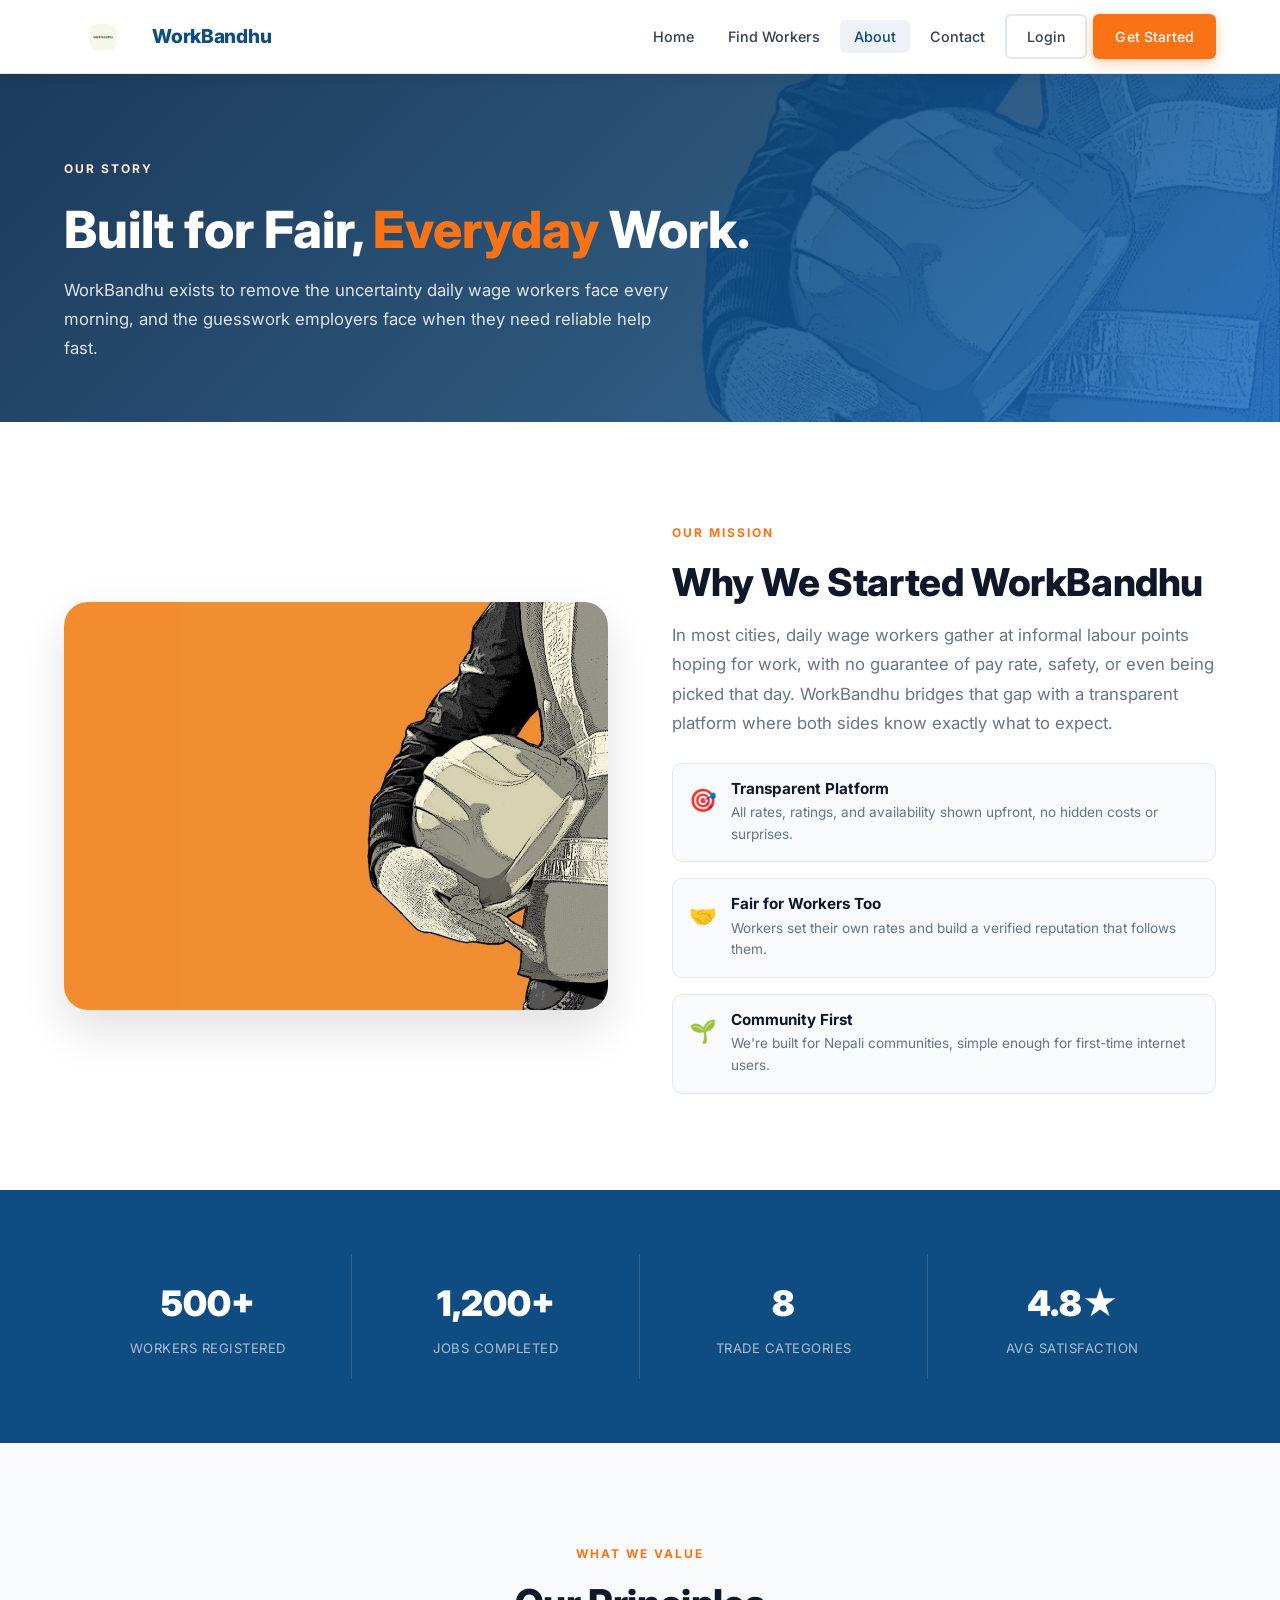
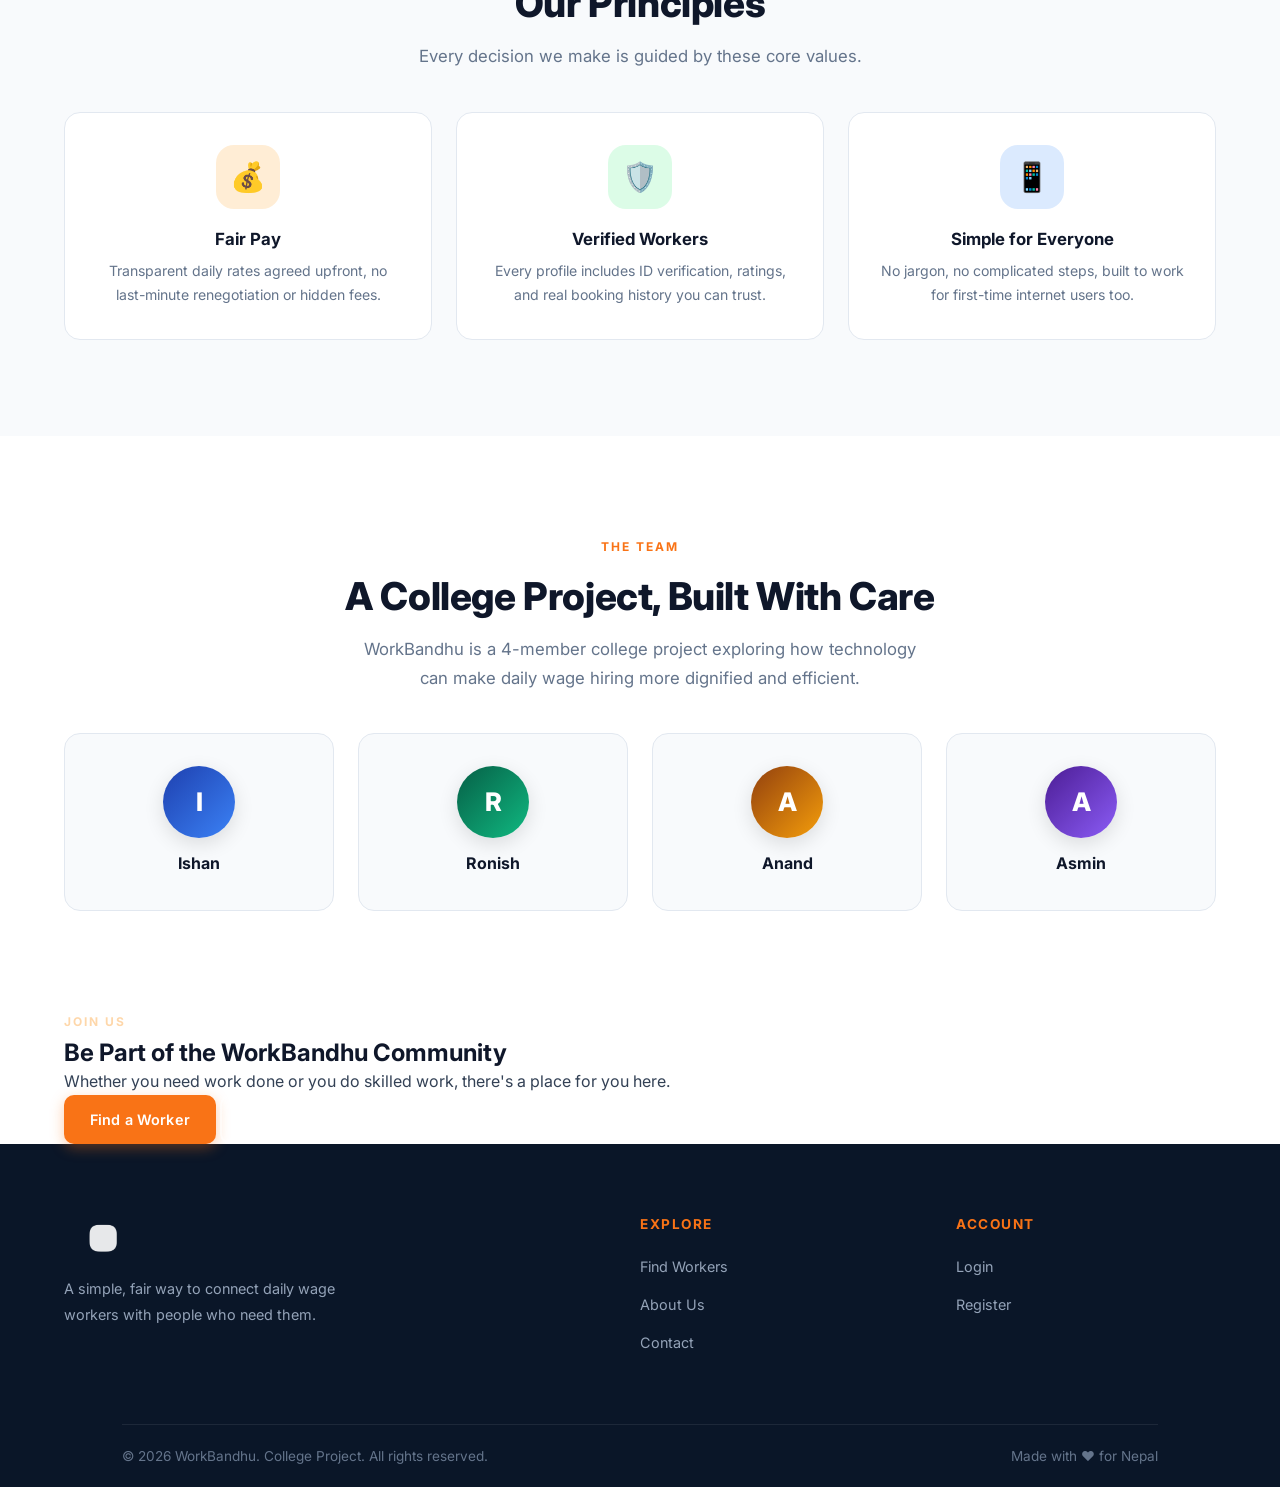
<file: html/about.html>
<!DOCTYPE html>
<html lang="en">
<head>
  <meta charset="UTF-8" />
  <meta name="viewport" content="width=device-width, initial-scale=1.0" />
  <title>About Us | WorkBandhu</title>
  <link rel="stylesheet" href="../css/style.css" />
  <link rel="stylesheet" href="../css/responsive.css" />
  <link rel="icon" type="image/png" href="../images/logo-nobackground.png" />
  <style>
    /* ---- About Page ---- */
    .about-mission {
      padding: var(--sp-6) 0;
      background: var(--white);
    }
    .mission-grid {
      display: grid;
      grid-template-columns: 1fr 1fr;
      gap: 64px;
      align-items: center;
    }
    .mission-img {
      border-radius: var(--radius-xl);
      overflow: hidden;
      box-shadow: var(--shadow-lg);
      aspect-ratio: 4/3;
    }
    .mission-img img { width: 100%; height: 100%; object-fit: cover; }
    .mission-text .section-subtitle { margin-bottom: var(--sp-3); }
    .mission-bullets { display: flex; flex-direction: column; gap: 16px; margin-top: var(--sp-3); }
    .mission-bullet {
      display: flex; align-items: flex-start; gap: 14px;
      padding: 16px; border-radius: var(--radius); background: var(--surface);
      border: 1px solid var(--border);
    }
    .bullet-icon { font-size: 1.4rem; flex-shrink: 0; margin-top: 2px; }
    .mission-bullet h4 { font-size: 0.95rem; font-weight: 700; color: var(--dark); margin-bottom: 4px; }
    .mission-bullet p { font-size: 0.85rem; color: var(--muted); line-height: 1.6; }

    /* Principles */
    .principles { padding: var(--sp-6) 0; background: var(--surface); }
    .principles-grid {
      display: grid;
      grid-template-columns: repeat(3, 1fr);
      gap: 24px;
      margin-top: var(--sp-4);
    }
    .principle-card {
      background: var(--white);
      border: 1.5px solid var(--border);
      border-radius: var(--radius-lg);
      padding: 32px 28px;
      transition: all 0.3s;
      text-align: center;
    }
    .principle-card:hover {
      border-color: var(--accent);
      transform: translateY(-6px);
      box-shadow: var(--shadow-lg);
    }
    .principle-icon {
      width: 64px; height: 64px;
      border-radius: 18px;
      display: flex; align-items: center; justify-content: center;
      font-size: 1.8rem;
      margin: 0 auto 20px;
    }
    .principle-card h3 { font-size: 1.05rem; font-weight: 700; color: var(--dark); margin-bottom: 10px; }
    .principle-card p  { font-size: 0.88rem; color: var(--muted); line-height: 1.7; }

    /* Team */
    .team-section { padding: var(--sp-6) 0; background: var(--white); }
    .team-grid {
      display: grid;
      grid-template-columns: repeat(4, 1fr);
      gap: 24px;
      margin-top: var(--sp-4);
    }
    .team-card {
      background: var(--surface);
      border: 1.5px solid var(--border);
      border-radius: var(--radius-lg);
      padding: 32px 20px;
      text-align: center;
      transition: all 0.3s;
    }
    .team-card:hover { transform: translateY(-6px); box-shadow: var(--shadow); border-color: var(--primary); }
    .team-avatar {
      width: 72px; height: 72px; border-radius: 50%;
      display: flex; align-items: center; justify-content: center;
      font-size: 1.6rem; font-weight: 800; color: var(--white);
      margin: 0 auto 16px;
      box-shadow: 0 6px 20px rgba(0,0,0,0.12);
    }
    .team-card h3 { font-size: 1rem; font-weight: 700; color: var(--dark); margin-bottom: 4px; }
    .team-card .role { font-size: 0.82rem; color: var(--accent); font-weight: 600; }
    .team-card .bio  { font-size: 0.82rem; color: var(--muted); margin-top: 10px; line-height: 1.6; }

    /* Impact numbers */
    .impact { padding: var(--sp-5) 0; background: var(--primary); }
    .impact-grid {
      display: grid;
      grid-template-columns: repeat(4, 1fr);
      gap: 0;
    }
    .impact-item {
      text-align: center;
      padding: 20px;
      border-right: 1px solid rgba(255,255,255,0.15);
    }
    .impact-item:last-child { border-right: none; }
    .impact-item .num  { display: block; font-size: 2.2rem; font-weight: 900; color: var(--white); }
    .impact-item .lbl  { font-size: 0.82rem; color: rgba(255,255,255,0.65); margin-top: 6px; display: block; text-transform: uppercase; letter-spacing: 0.5px; }
  </style>
</head>
<body>

  <!-- ===== NAVBAR ===== -->
  <nav class="navbar">
    <div class="container">
      <a href="../index.html" class="nav-logo">
        <img src="../images/logo-nobackground.png" alt="WorkBandhu" />
        <span class="nav-logo-text">WorkBandhu</span>
      </a>
      <button class="nav-toggle" aria-label="Toggle menu" aria-expanded="false">&#9776;</button>
      <ul class="nav-links">
        <li><a href="../index.html">Home</a></li>
        <li><a href="worker.html">Find Workers</a></li>
        <li><a href="about.html" class="active">About</a></li>
        <li><a href="contact.html">Contact</a></li>
        <li><a href="../login.html" class="btn btn-ghost">Login</a></li>
        <li><a href="../register.html" class="btn btn-primary">Get Started</a></li>
      </ul>
    </div>
  </nav>

  <!-- ===== PAGE HERO ===== -->
  <header class="page-hero">
    <div class="container">
      <span class="eyebrow">Our Story</span>
      <h1>Built for Fair, <em>Everyday</em> Work.</h1>
      <p class="hero-sub">
        WorkBandhu exists to remove the uncertainty daily wage workers face every morning,
        and the guesswork employers face when they need reliable help fast.
      </p>
    </div>
  </header>

  <!-- ===== MISSION ===== -->
  <section class="about-mission">
    <div class="container">
      <div class="mission-grid">
        <div class="mission-img">
          <img src="../images/heroimage.jpg" alt="Workers on a job site" />
        </div>
        <div class="mission-text">
          <span class="eyebrow">Our Mission</span>
          <h2 class="section-title">Why We Started WorkBandhu</h2>
          <p class="section-subtitle">
            In most cities, daily wage workers gather at informal labour points hoping for work,
            with no guarantee of pay rate, safety, or even being picked that day. WorkBandhu
            bridges that gap with a transparent platform where both sides know exactly what to expect.
          </p>
          <div class="mission-bullets">
            <div class="mission-bullet">
              <span class="bullet-icon">🎯</span>
              <div>
                <h4>Transparent Platform</h4>
                <p>All rates, ratings, and availability shown upfront, no hidden costs or surprises.</p>
              </div>
            </div>
            <div class="mission-bullet">
              <span class="bullet-icon">🤝</span>
              <div>
                <h4>Fair for Workers Too</h4>
                <p>Workers set their own rates and build a verified reputation that follows them.</p>
              </div>
            </div>
            <div class="mission-bullet">
              <span class="bullet-icon">🌱</span>
              <div>
                <h4>Community First</h4>
                <p>We're built for Nepali communities, simple enough for first-time internet users.</p>
              </div>
            </div>
          </div>
        </div>
      </div>
    </div>
  </section>

  <!-- ===== IMPACT ===== -->
  <section class="impact">
    <div class="container">
      <div class="impact-grid">
        <div class="impact-item"><span class="num">500+</span><span class="lbl">Workers Registered</span></div>
        <div class="impact-item"><span class="num">1,200+</span><span class="lbl">Jobs Completed</span></div>
        <div class="impact-item"><span class="num">8</span><span class="lbl">Trade Categories</span></div>
        <div class="impact-item"><span class="num">4.8★</span><span class="lbl">Avg Satisfaction</span></div>
      </div>
    </div>
  </section>

  <!-- ===== PRINCIPLES ===== -->
  <section class="principles">
    <div class="container text-center">
      <span class="eyebrow">What We Value</span>
      <h2 class="section-title">Our Principles</h2>
      <p class="section-subtitle centered">Every decision we make is guided by these core values.</p>
      <div class="principles-grid">
        <div class="principle-card">
          <div class="principle-icon" style="background:#ffedd5;">💰</div>
          <h3>Fair Pay</h3>
          <p>Transparent daily rates agreed upfront, no last-minute renegotiation or hidden fees.</p>
        </div>
        <div class="principle-card">
          <div class="principle-icon" style="background:#dcfce7;">🛡️</div>
          <h3>Verified Workers</h3>
          <p>Every profile includes ID verification, ratings, and real booking history you can trust.</p>
        </div>
        <div class="principle-card">
          <div class="principle-icon" style="background:#dbeafe;">📱</div>
          <h3>Simple for Everyone</h3>
          <p>No jargon, no complicated steps, built to work for first-time internet users too.</p>
        </div>
      </div>
    </div>
  </section>

  <!-- ===== TEAM ===== -->
  <section class="team-section">
    <div class="container text-center">
      <span class="eyebrow">The Team</span>
      <h2 class="section-title">A College Project, Built With Care</h2>
      <p class="section-subtitle centered">
        WorkBandhu is a 4-member college project exploring how technology can make
        daily wage hiring more dignified and efficient.
      </p>
      <div class="team-grid">
        <div class="team-card">
          <div class="team-avatar" style="background:linear-gradient(135deg,#1e40af,#3b82f6);">I</div>
          <h3>Ishan</h3>
        </div>
        <div class="team-card">
          <div class="team-avatar" style="background:linear-gradient(135deg,#065f46,#10b981);">R</div>
          <h3>Ronish</h3>
        </div>
        <div class="team-card">
          <div class="team-avatar" style="background:linear-gradient(135deg,#92400e,#f59e0b);">A</div>
          <h3>Anand</h3>
        </div>
        <div class="team-card">
          <div class="team-avatar" style="background:linear-gradient(135deg,#4c1d95,#8b5cf6);">A</div>
          <h3>Asmin</h3>
        </div>
      </div>
    </div>
  </section>

  <!-- ===== CTA ===== -->
  <section class="cta-section">
    <div class="container">
      <span class="eyebrow" style="color:#fed7aa;">Join Us</span>
      <h2>Be Part of the WorkBandhu Community</h2>
      <p>Whether you need work done or you do skilled work, there's a place for you here.</p>
      <div class="cta-buttons">
        <a href="worker.html" class="btn btn-primary">Find a Worker</a>
        <a href="../register.html" class="btn btn-outline">Create an Account</a>
      </div>
    </div>
  </section>

  <!-- ===== FOOTER ===== -->
  <footer class="site-footer">
    <div class="container">
      <div class="footer-inner">
        <div class="footer-brand">
          <img class="footer-brand-logo" src="../images/logo-nobackground.png" alt="WorkBandhu" />
          <p>A simple, fair way to connect daily wage workers with people who need them.</p>
        </div>
        <div class="footer-col">
          <h4>Explore</h4>
          <ul>
            <li><a href="worker.html">Find Workers</a></li>
            <li><a href="about.html">About Us</a></li>
            <li><a href="contact.html">Contact</a></li>
          </ul>
        </div>
        <div class="footer-col">
          <h4>Account</h4>
          <ul>
            <li><a href="../login.html">Login</a></li>
            <li><a href="../register.html">Register</a></li>
          </ul>
        </div>
      </div>
      <div class="footer-bottom container">
        <p>© 2026 WorkBandhu. College Project. All rights reserved.</p>
        <p>Made with ❤️ for Nepal</p>
      </div>
    </div>
  </footer>

  <script src="../js/main.js"></script>
</body>
</html>
</file>
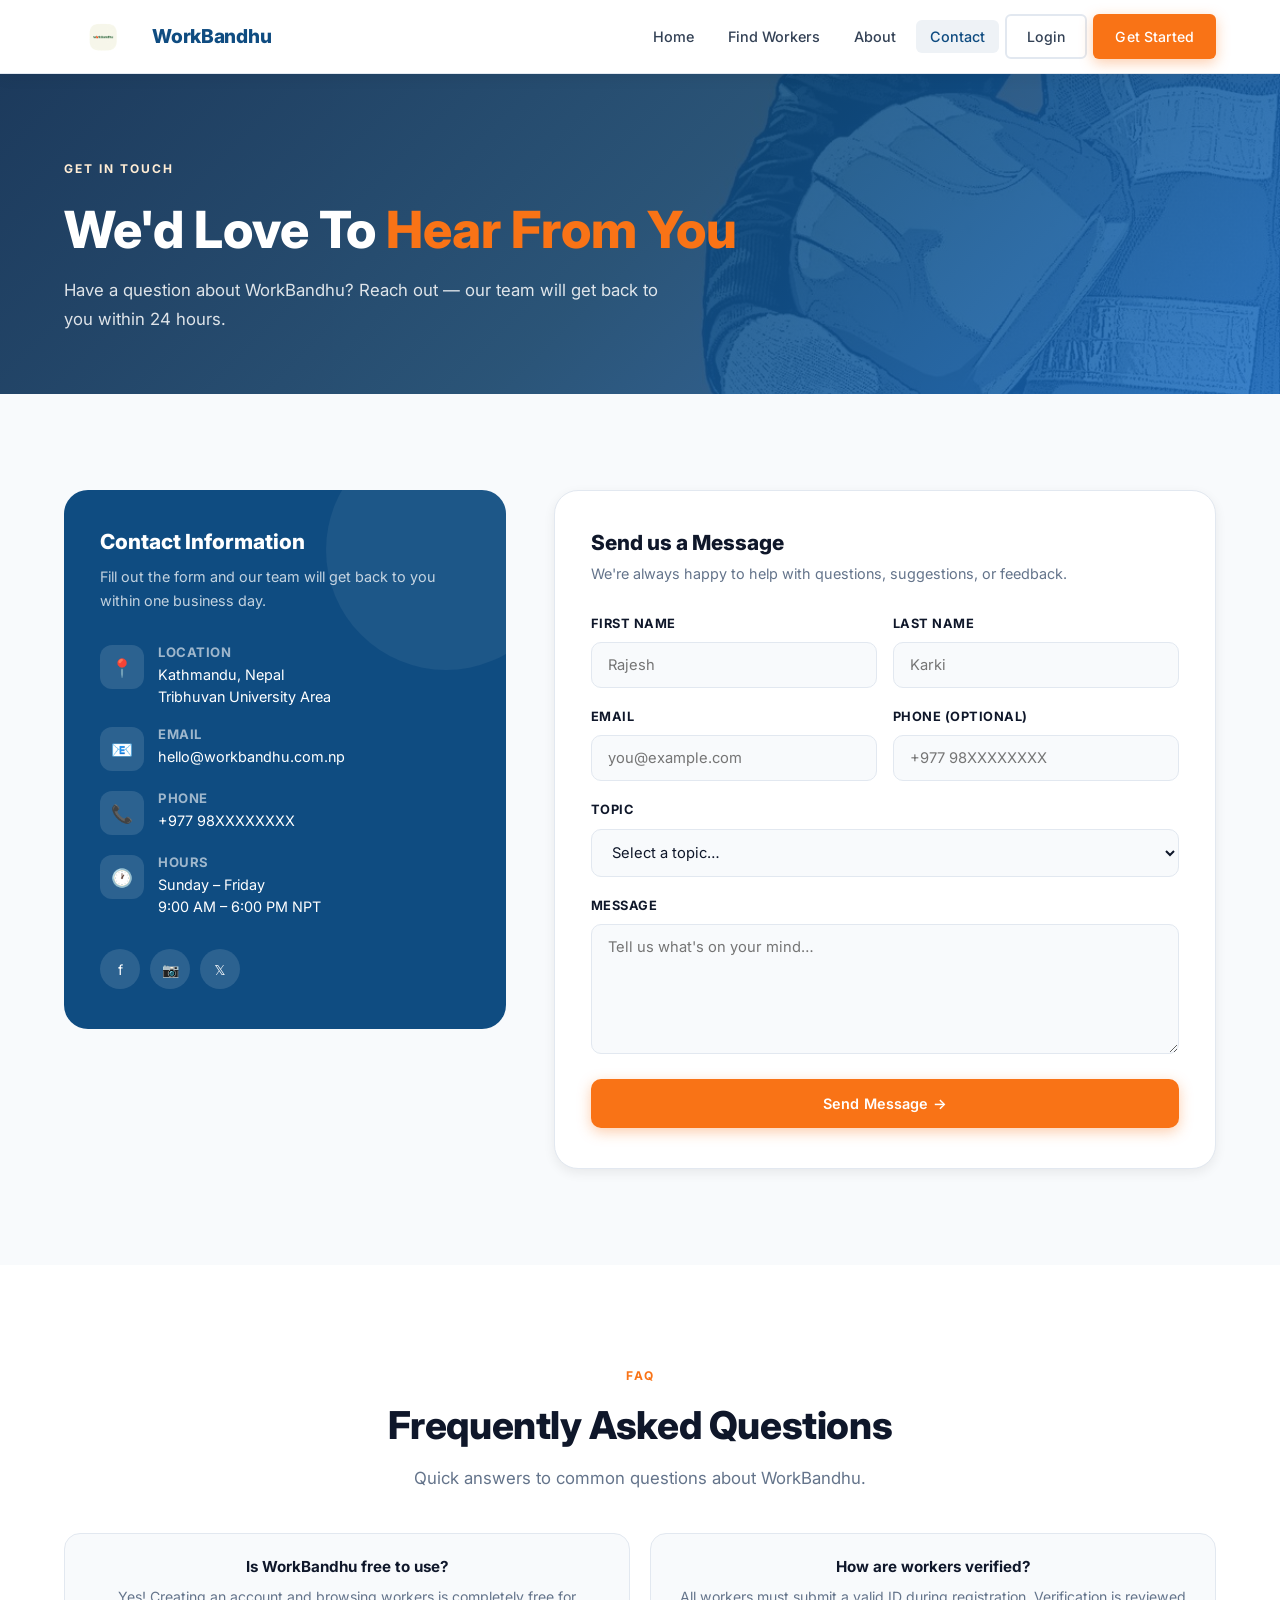
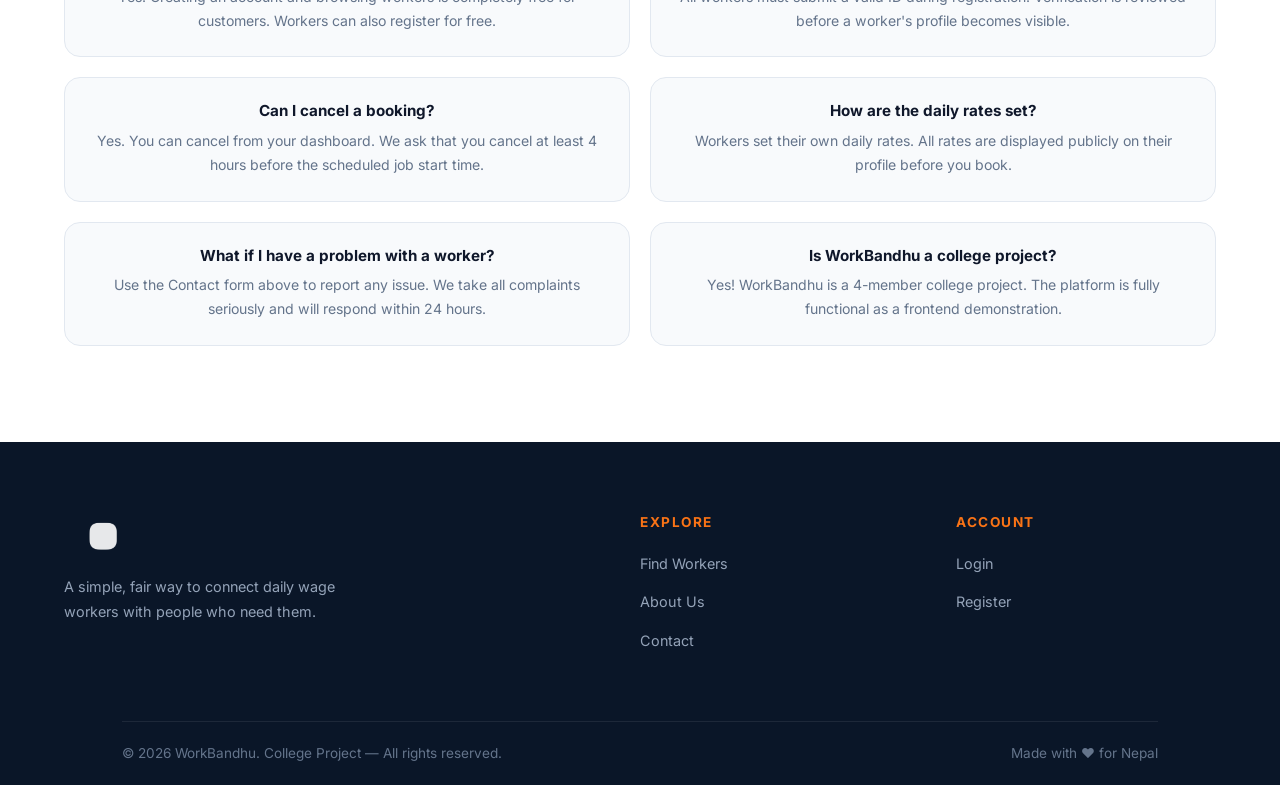
<file: html/contact.html>
<!DOCTYPE html>
<html lang="en">
<head>
  <meta charset="UTF-8" />
  <meta name="viewport" content="width=device-width, initial-scale=1.0" />
  <title>Contact — WorkBandhu</title>
  <link rel="stylesheet" href="../css/style.css" />
  <link rel="stylesheet" href="../css/responsive.css" />
  <link rel="icon" type="image/png" href="../images/logo-nobackground.png" />
  <style>
    .contact-section { padding: var(--sp-6) 0; background: var(--surface); }

    .contact-grid {
      display: grid;
      grid-template-columns: 1fr 1.5fr;
      gap: 48px;
      align-items: start;
    }

    /* Info side */
    .contact-info-card {
      background: var(--primary);
      border-radius: var(--radius-xl);
      padding: 40px 36px;
      color: var(--white);
      position: relative;
      overflow: hidden;
    }
    .contact-info-card::before {
      content: '';
      position: absolute;
      top: -60px; right: -60px;
      width: 240px; height: 240px;
      background: rgba(255,255,255,0.06);
      border-radius: 50%;
      pointer-events: none;
    }
    .contact-info-card h3 { font-size: 1.3rem; font-weight: 800; color: var(--white); margin-bottom: 10px; }
    .contact-info-card > p { color: rgba(255,255,255,0.75); font-size: 0.9rem; line-height: 1.7; margin-bottom: 32px; }

    .contact-info-items { display: flex; flex-direction: column; gap: 20px; }
    .ci-item {
      display: flex; gap: 14px; align-items: flex-start;
    }
    .ci-icon {
      width: 44px; height: 44px; border-radius: 12px;
      background: rgba(255,255,255,0.12);
      display: flex; align-items: center; justify-content: center;
      font-size: 1.1rem; flex-shrink: 0;
    }
    .ci-item h4 { font-size: 0.82rem; font-weight: 700; color: rgba(255,255,255,0.6); text-transform: uppercase; letter-spacing: 0.5px; margin-bottom: 3px; }
    .ci-item p  { font-size: 0.9rem; color: var(--white); line-height: 1.5; }

    .contact-social { display: flex; gap: 10px; margin-top: 32px; }
    .contact-social a {
      width: 40px; height: 40px; border-radius: 50%;
      background: rgba(255,255,255,0.12);
      display: flex; align-items: center; justify-content: center;
      font-size: 14px; color: var(--white);
      transition: background 0.2s, transform 0.2s;
    }
    .contact-social a:hover { background: var(--accent); transform: translateY(-2px); }

    /* Form side */
    .contact-form-card {
      background: var(--white);
      border: 1px solid var(--border);
      border-radius: var(--radius-xl);
      padding: 40px 36px;
      box-shadow: var(--shadow-sm);
    }
    .contact-form-card h3 { font-size: 1.3rem; font-weight: 800; color: var(--dark); margin-bottom: 6px; }
    .contact-form-card > p { color: var(--muted); font-size: 0.9rem; margin-bottom: 28px; }

    .form-row {
      display: grid;
      grid-template-columns: 1fr 1fr;
      gap: 16px;
    }

    .cf-field { margin-bottom: 18px; }
    .cf-field label {
      display: block;
      font-size: 0.8rem; font-weight: 700;
      color: var(--dark); text-transform: uppercase;
      letter-spacing: 0.5px; margin-bottom: 8px;
    }
    .cf-field input,
    .cf-field select,
    .cf-field textarea {
      width: 100%;
      padding: 13px 16px;
      border: 1.5px solid var(--border);
      border-radius: var(--radius);
      font-family: 'Inter', sans-serif;
      font-size: 0.92rem;
      color: var(--dark);
      background: var(--surface);
      transition: border-color 0.2s, box-shadow 0.2s;
      resize: vertical;
    }
    .cf-field input:focus,
    .cf-field select:focus,
    .cf-field textarea:focus {
      outline: none;
      border-color: var(--primary);
      box-shadow: 0 0 0 3px rgba(15,76,129,0.1);
      background: var(--white);
    }
    .cf-field textarea { min-height: 130px; }

    .form-success {
      display: none;
      background: #dcfce7;
      border: 1px solid #86efac;
      border-radius: var(--radius);
      padding: 16px 20px;
      color: #166534;
      font-size: 0.92rem;
      font-weight: 600;
      margin-bottom: 20px;
      text-align: center;
    }
    .form-success.show { display: block; }

    /* FAQ */
    .faq-section { padding: var(--sp-6) 0; background: var(--white); }
    .faq-grid {
      display: grid;
      grid-template-columns: repeat(2, 1fr);
      gap: 20px;
      margin-top: var(--sp-4);
    }
    .faq-item {
      background: var(--surface);
      border: 1.5px solid var(--border);
      border-radius: var(--radius-lg);
      padding: 24px 28px;
      transition: all 0.3s;
    }
    .faq-item:hover { border-color: var(--primary); box-shadow: var(--shadow-sm); }
    .faq-item h4 { font-size: 0.95rem; font-weight: 700; color: var(--dark); margin-bottom: 8px; }
    .faq-item p  { font-size: 0.88rem; color: var(--muted); line-height: 1.7; }
  </style>
</head>
<body>

  <!-- ===== NAVBAR ===== -->
  <nav class="navbar">
    <div class="container">
      <a href="../index.html" class="nav-logo">
        <img src="../images/logo-nobackground.png" alt="WorkBandhu" />
        <span class="nav-logo-text">WorkBandhu</span>
      </a>
      <button class="nav-toggle" aria-label="Toggle menu" aria-expanded="false">&#9776;</button>
      <ul class="nav-links">
        <li><a href="../index.html">Home</a></li>
        <li><a href="worker.html">Find Workers</a></li>
        <li><a href="about.html">About</a></li>
        <li><a href="contact.html" class="active">Contact</a></li>
        <li><a href="../login.html" class="btn btn-ghost">Login</a></li>
        <li><a href="../register.html" class="btn btn-primary">Get Started</a></li>
      </ul>
    </div>
  </nav>

  <!-- ===== PAGE HERO ===== -->
  <header class="page-hero">
    <div class="container">
      <span class="eyebrow">Get In Touch</span>
      <h1>We'd Love To <em>Hear From You</em></h1>
      <p class="hero-sub">
        Have a question about WorkBandhu? Reach out — our team will get back to you within 24 hours.
      </p>
    </div>
  </header>

  <!-- ===== CONTACT ===== -->
  <section class="contact-section">
    <div class="container">
      <div class="contact-grid">

        <!-- Info -->
        <div class="contact-info-card">
          <h3>Contact Information</h3>
          <p>Fill out the form and our team will get back to you within one business day.</p>
          <div class="contact-info-items">
            <div class="ci-item">
              <div class="ci-icon">📍</div>
              <div>
                <h4>Location</h4>
                <p>Kathmandu, Nepal<br/>Tribhuvan University Area</p>
              </div>
            </div>
            <div class="ci-item">
              <div class="ci-icon">📧</div>
              <div>
                <h4>Email</h4>
                <p>hello@workbandhu.com.np</p>
              </div>
            </div>
            <div class="ci-item">
              <div class="ci-icon">📞</div>
              <div>
                <h4>Phone</h4>
                <p>+977 98XXXXXXXX</p>
              </div>
            </div>
            <div class="ci-item">
              <div class="ci-icon">🕐</div>
              <div>
                <h4>Hours</h4>
                <p>Sunday – Friday<br/>9:00 AM – 6:00 PM NPT</p>
              </div>
            </div>
          </div>
          <div class="contact-social">
            <a href="#" aria-label="Facebook">f</a>
            <a href="#" aria-label="Instagram">📷</a>
            <a href="#" aria-label="Twitter">𝕏</a>
          </div>
        </div>

        <!-- Form -->
        <div class="contact-form-card">
          <h3>Send us a Message</h3>
          <p>We're always happy to help with questions, suggestions, or feedback.</p>
          <div class="form-success" id="contact-success">
            ✅ Thank you! Your message has been sent. We'll respond within 24 hours.
          </div>
          <form id="contact-form" novalidate>
            <div class="form-row">
              <div class="cf-field">
                <label for="c-fname">First Name</label>
                <input type="text" id="c-fname" placeholder="Rajesh" required />
              </div>
              <div class="cf-field">
                <label for="c-lname">Last Name</label>
                <input type="text" id="c-lname" placeholder="Karki" required />
              </div>
            </div>
            <div class="form-row">
              <div class="cf-field">
                <label for="c-email">Email</label>
                <input type="email" id="c-email" placeholder="you@example.com" required />
              </div>
              <div class="cf-field">
                <label for="c-phone">Phone (optional)</label>
                <input type="tel" id="c-phone" placeholder="+977 98XXXXXXXX" />
              </div>
            </div>
            <div class="cf-field">
              <label for="c-topic">Topic</label>
              <select id="c-topic">
                <option value="">Select a topic…</option>
                <option>General Enquiry</option>
                <option>Worker Registration Help</option>
                <option>Booking Issue</option>
                <option>Report a Problem</option>
                <option>Partnership / Collaboration</option>
                <option>Other</option>
              </select>
            </div>
            <div class="cf-field">
              <label for="c-msg">Message</label>
              <textarea id="c-msg" placeholder="Tell us what's on your mind…" required></textarea>
            </div>
            <button type="submit" class="btn btn-primary" style="width:100%;padding:14px;">
              Send Message →
            </button>
          </form>
        </div>

      </div>
    </div>
  </section>

  <!-- ===== FAQ ===== -->
  <section class="faq-section">
    <div class="container text-center">
      <span class="eyebrow">FAQ</span>
      <h2 class="section-title">Frequently Asked Questions</h2>
      <p class="section-subtitle centered">Quick answers to common questions about WorkBandhu.</p>
      <div class="faq-grid">
        <div class="faq-item">
          <h4>Is WorkBandhu free to use?</h4>
          <p>Yes! Creating an account and browsing workers is completely free for customers. Workers can also register for free.</p>
        </div>
        <div class="faq-item">
          <h4>How are workers verified?</h4>
          <p>All workers must submit a valid ID during registration. Verification is reviewed before a worker's profile becomes visible.</p>
        </div>
        <div class="faq-item">
          <h4>Can I cancel a booking?</h4>
          <p>Yes. You can cancel from your dashboard. We ask that you cancel at least 4 hours before the scheduled job start time.</p>
        </div>
        <div class="faq-item">
          <h4>How are the daily rates set?</h4>
          <p>Workers set their own daily rates. All rates are displayed publicly on their profile before you book.</p>
        </div>
        <div class="faq-item">
          <h4>What if I have a problem with a worker?</h4>
          <p>Use the Contact form above to report any issue. We take all complaints seriously and will respond within 24 hours.</p>
        </div>
        <div class="faq-item">
          <h4>Is WorkBandhu a college project?</h4>
          <p>Yes! WorkBandhu is a 4-member college project. The platform is fully functional as a frontend demonstration.</p>
        </div>
      </div>
    </div>
  </section>

  <!-- ===== FOOTER ===== -->
  <footer class="site-footer">
    <div class="container">
      <div class="footer-inner">
        <div class="footer-brand">
          <img class="footer-brand-logo" src="../images/logo-nobackground.png" alt="WorkBandhu" />
          <p>A simple, fair way to connect daily wage workers with people who need them.</p>
        </div>
        <div class="footer-col">
          <h4>Explore</h4>
          <ul>
            <li><a href="worker.html">Find Workers</a></li>
            <li><a href="about.html">About Us</a></li>
            <li><a href="contact.html">Contact</a></li>
          </ul>
        </div>
        <div class="footer-col">
          <h4>Account</h4>
          <ul>
            <li><a href="../login.html">Login</a></li>
            <li><a href="../register.html">Register</a></li>
          </ul>
        </div>
      </div>
      <div class="footer-bottom container">
        <p>© 2026 WorkBandhu. College Project — All rights reserved.</p>
        <p>Made with ❤️ for Nepal</p>
      </div>
    </div>
  </footer>

  <script src="../js/main.js"></script>
  <script>
    document.getElementById('contact-form').addEventListener('submit', function(e) {
      e.preventDefault();
      const fname = document.getElementById('c-fname').value.trim();
      const email = document.getElementById('c-email').value.trim();
      const msg   = document.getElementById('c-msg').value.trim();
      if (!fname || !email || !msg) {
        alert('Please fill in your name, email, and message.');
        return;
      }
      document.getElementById('contact-success').classList.add('show');
      this.reset();
      this.scrollIntoView({ behavior: 'smooth', block: 'center' });
    });
  </script>
</body>
</html>
</file>
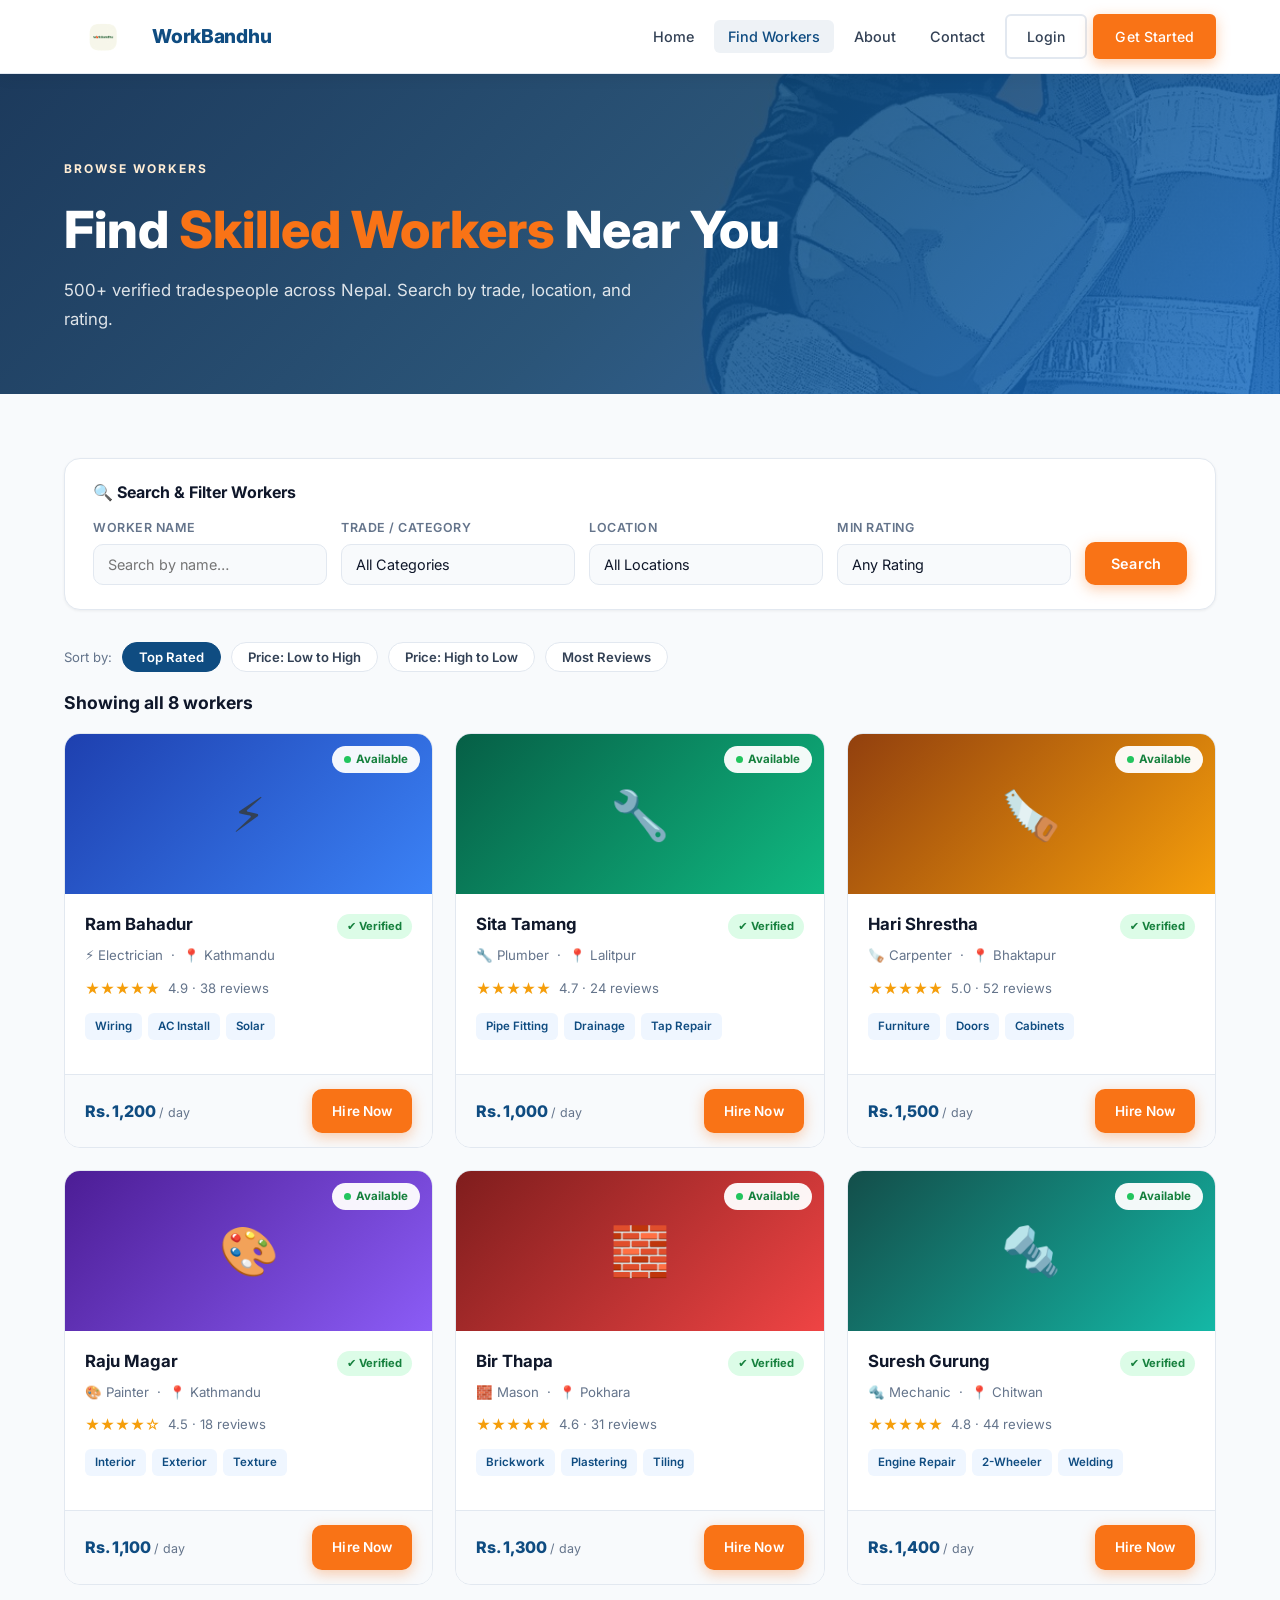
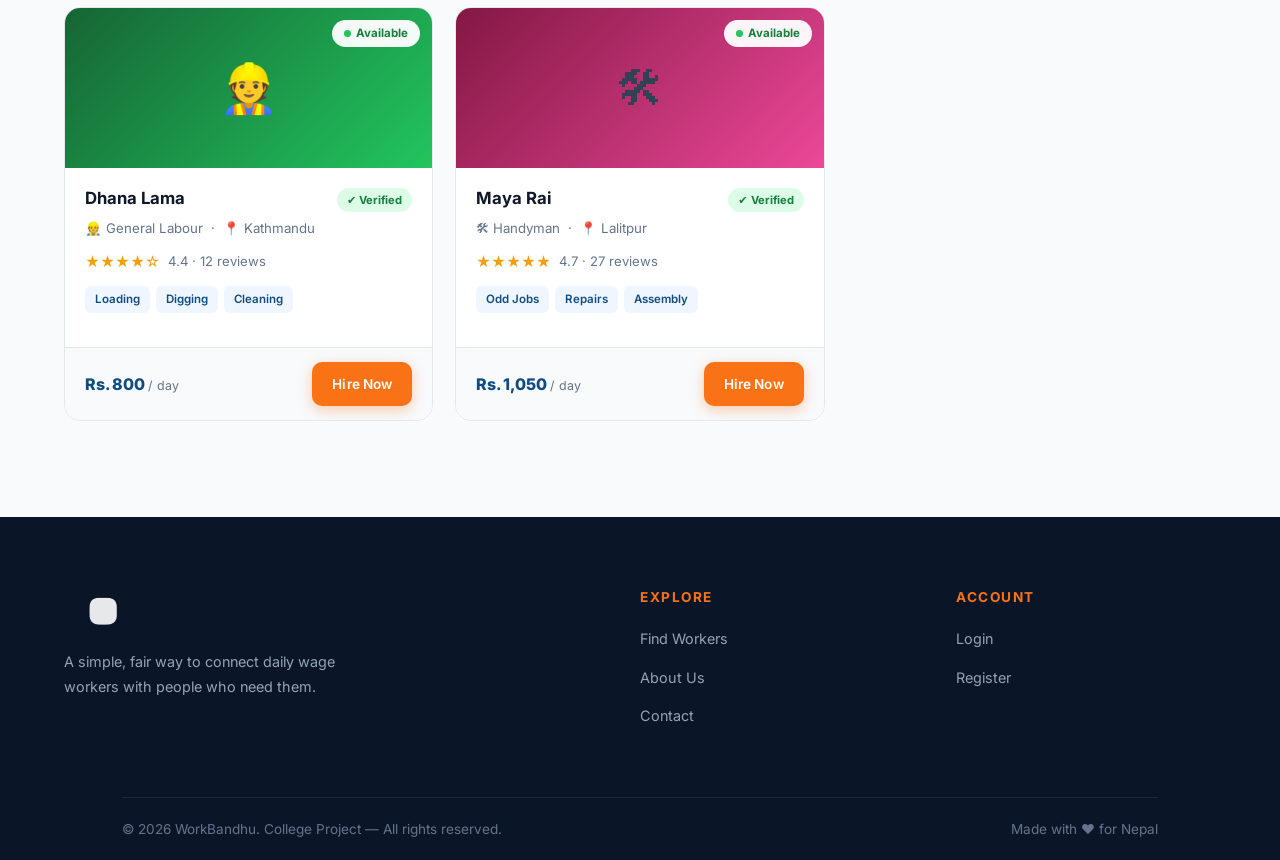
<file: html/worker.html>
<!DOCTYPE html>
<html lang="en">
<head>
  <meta charset="UTF-8" />
  <meta name="viewport" content="width=device-width, initial-scale=1.0" />
  <title>Find Workers | WorkBandhu</title>
  <link rel="stylesheet" href="../css/style.css" />
  <link rel="stylesheet" href="../css/responsive.css" />
  <link rel="icon" type="image/png" href="../images/logo-nobackground.png" />
  <style>
    /* ---- Workers Page ---- */
    .workers-page { padding: var(--sp-5) 0 var(--sp-6); background: var(--surface); min-height: 60vh; }

    /* Filter Card */
    .filter-card {
      background: var(--white);
      border: 1px solid var(--border);
      border-radius: var(--radius-lg);
      padding: 24px 28px;
      margin-bottom: 32px;
      box-shadow: var(--shadow-xs);
    }
    .filter-card h3 { font-size: 1rem; font-weight: 700; color: var(--dark); margin-bottom: 16px; }
    .filter-row {
      display: flex;
      gap: 14px;
      align-items: flex-end;
      flex-wrap: wrap;
    }
    .filter-group {
      display: flex;
      flex-direction: column;
      gap: 6px;
      flex: 1;
      min-width: 150px;
    }
    .filter-group label { font-size: 0.78rem; font-weight: 600; color: var(--muted); text-transform: uppercase; letter-spacing: 0.5px; }
    .filter-group input,
    .filter-group select {
      padding: 11px 14px;
      border: 1.5px solid var(--border);
      border-radius: var(--radius);
      font-family: 'Inter', sans-serif;
      font-size: 0.9rem;
      color: var(--dark);
      background: var(--surface);
      transition: border-color 0.2s, box-shadow 0.2s;
      appearance: none;
    }
    .filter-group input:focus,
    .filter-group select:focus {
      outline: none;
      border-color: var(--primary);
      box-shadow: 0 0 0 3px rgba(15,76,129,0.1);
      background: var(--white);
    }

    /* Results header */
    .results-header {
      display: flex;
      justify-content: space-between;
      align-items: center;
      margin-bottom: 20px;
    }
    .results-header h2 { font-size: 1.1rem; font-weight: 700; color: var(--dark); }
    .results-header span { font-size: 0.85rem; color: var(--muted); }

    /* Worker Card (full page version) */
    .wcard {
      background: var(--white);
      border: 1.5px solid var(--border);
      border-radius: var(--radius-lg);
      overflow: hidden;
      transition: all 0.3s;
      display: flex;
      flex-direction: column;
    }
    .wcard:hover { transform: translateY(-6px); box-shadow: var(--shadow-lg); border-color: transparent; }

    .wcard-banner {
      height: 160px;
      display: flex;
      align-items: center;
      justify-content: center;
      font-size: 3rem;
      position: relative;
    }
    .wcard-avail {
      position: absolute;
      top: 12px;
      right: 12px;
      background: rgba(255,255,255,0.95);
      border-radius: 20px;
      padding: 4px 12px;
      font-size: 0.72rem;
      font-weight: 700;
      color: #15803d;
      display: flex;
      align-items: center;
      gap: 5px;
    }
    .avail-dot { width: 7px; height: 7px; border-radius: 50%; background: #22c55e; display: inline-block; }

    .wcard-body { padding: 20px; flex: 1; }
    .wcard-top { display: flex; justify-content: space-between; align-items: flex-start; margin-bottom: 6px; }
    .wcard-top h3 { font-size: 1.05rem; font-weight: 700; color: var(--dark); }
    .wcard-top .vbadge {
      background: #dcfce7; color: #15803d;
      font-size: 0.7rem; font-weight: 700;
      padding: 3px 10px; border-radius: 20px;
    }
    .wcard-trade { font-size: 0.83rem; color: var(--muted); margin-bottom: 10px; }
    .wcard-rating {
      display: flex; align-items: center; gap: 8px; margin-bottom: 12px;
    }
    .wcard-rating .stars { color: #f59e0b; font-size: 0.9rem; }
    .wcard-rating span { font-size: 0.82rem; color: var(--muted); }
    .wcard-skills { display: flex; flex-wrap: wrap; gap: 6px; margin-bottom: 14px; }
    .skill-chip {
      background: #eff6ff; color: var(--primary);
      font-size: 0.72rem; font-weight: 600;
      padding: 4px 10px; border-radius: 6px;
    }
    .wcard-footer {
      display: flex; justify-content: space-between; align-items: center;
      padding: 14px 20px;
      border-top: 1px solid var(--border);
      background: var(--surface);
    }
    .wcard-price { font-size: 1rem; font-weight: 800; color: var(--primary); }
    .wcard-price span { font-size: 0.78rem; font-weight: 400; color: var(--muted); }

    /* Worker grid */
    .wgrid {
      display: grid;
      grid-template-columns: repeat(auto-fill, minmax(280px, 1fr));
      gap: 22px;
    }

    /* Sort bar */
    .sort-bar {
      display: flex; align-items: center; gap: 10px;
      margin-bottom: 20px;
      flex-wrap: wrap;
    }
    .sort-bar span { font-size: 0.82rem; color: var(--muted); }
    .sort-chip {
      padding: 6px 16px;
      border-radius: 20px;
      font-size: 0.82rem;
      font-weight: 600;
      border: 1.5px solid var(--border);
      background: var(--white);
      color: var(--body-text);
      cursor: pointer;
      transition: all 0.2s;
    }
    .sort-chip.active, .sort-chip:hover {
      background: var(--primary);
      color: var(--white);
      border-color: var(--primary);
    }
  </style>
</head>
<body>

  <!-- ===== NAVBAR ===== -->
  <nav class="navbar">
    <div class="container">
      <a href="../index.html" class="nav-logo">
        <img src="../images/logo-nobackground.png" alt="WorkBandhu" />
        <span class="nav-logo-text">WorkBandhu</span>
      </a>
      <button class="nav-toggle" aria-label="Toggle menu" aria-expanded="false">&#9776;</button>
      <ul class="nav-links">
        <li><a href="../index.html">Home</a></li>
        <li><a href="worker.html" class="active">Find Workers</a></li>
        <li><a href="about.html">About</a></li>
        <li><a href="contact.html">Contact</a></li>
        <li><a href="../login.html" class="btn btn-ghost">Login</a></li>
        <li><a href="../register.html" class="btn btn-primary">Get Started</a></li>
      </ul>
    </div>
  </nav>

  <!-- ===== PAGE HERO ===== -->
  <header class="page-hero">
    <div class="container">
      <span class="eyebrow">Browse Workers</span>
      <h1>Find <em>Skilled Workers</em> Near You</h1>
      <p class="hero-sub">500+ verified tradespeople across Nepal. Search by trade, location, and rating.</p>
    </div>
  </header>

  <!-- ===== WORKERS PAGE ===== -->
  <section class="workers-page">
    <div class="container">

      <!-- Filter Card -->
      <div class="filter-card">
        <h3>🔍 Search &amp; Filter Workers</h3>
        <div class="filter-row">
          <div class="filter-group">
            <label>Worker Name</label>
            <input type="text" id="f-name" placeholder="Search by name…" />
          </div>
          <div class="filter-group">
            <label>Trade / Category</label>
            <select id="f-cat">
              <option value="">All Categories</option>
              <option>Electrician</option>
              <option>Plumber</option>
              <option>Carpenter</option>
              <option>Painter</option>
              <option>Mason</option>
              <option>Mechanic</option>
              <option>Labour</option>
              <option>Handyman</option>
            </select>
          </div>
          <div class="filter-group">
            <label>Location</label>
            <select id="f-loc">
              <option value="">All Locations</option>
              <option>Kathmandu</option>
              <option>Lalitpur</option>
              <option>Bhaktapur</option>
              <option>Pokhara</option>
              <option>Chitwan</option>
            </select>
          </div>
          <div class="filter-group">
            <label>Min Rating</label>
            <select id="f-rating">
              <option value="">Any Rating</option>
              <option value="4.5">4.5+</option>
              <option value="4.0">4.0+</option>
              <option value="3.5">3.5+</option>
            </select>
          </div>
          <button class="btn btn-primary" onclick="filterWorkers()">Search</button>
        </div>
      </div>

      <!-- Sort -->
      <div class="sort-bar">
        <span>Sort by:</span>
        <button class="sort-chip active" onclick="setSort(this,'rating')">Top Rated</button>
        <button class="sort-chip" onclick="setSort(this,'price-asc')">Price: Low to High</button>
        <button class="sort-chip" onclick="setSort(this,'price-desc')">Price: High to Low</button>
        <button class="sort-chip" onclick="setSort(this,'reviews')">Most Reviews</button>
      </div>

      <!-- Results -->
      <div class="results-header">
        <h2 id="results-count">Showing all 8 workers</h2>
      </div>

      <div class="wgrid" id="worker-grid">

        <div class="wcard" data-cat="Electrician" data-loc="Kathmandu" data-rating="4.9" data-price="1200" data-reviews="38">
          <div class="wcard-banner" style="background:linear-gradient(135deg,#1e40af,#3b82f6);">
            ⚡
            <div class="wcard-avail"><span class="avail-dot"></span> Available</div>
          </div>
          <div class="wcard-body">
            <div class="wcard-top"><h3>Ram Bahadur</h3><span class="vbadge">✔ Verified</span></div>
            <p class="wcard-trade">⚡ Electrician &nbsp;·&nbsp; 📍 Kathmandu</p>
            <div class="wcard-rating"><span class="stars">★★★★★</span><span>4.9 · 38 reviews</span></div>
            <div class="wcard-skills">
              <span class="skill-chip">Wiring</span>
              <span class="skill-chip">AC Install</span>
              <span class="skill-chip">Solar</span>
            </div>
          </div>
          <div class="wcard-footer">
            <div class="wcard-price">Rs. 1,200 <span>/ day</span></div>
            <a href="../login.html" class="btn btn-primary" style="padding:9px 18px;font-size:0.85rem;">Hire Now</a>
          </div>
        </div>

        <div class="wcard" data-cat="Plumber" data-loc="Lalitpur" data-rating="4.7" data-price="1000" data-reviews="24">
          <div class="wcard-banner" style="background:linear-gradient(135deg,#065f46,#10b981);">
            🔧
            <div class="wcard-avail"><span class="avail-dot"></span> Available</div>
          </div>
          <div class="wcard-body">
            <div class="wcard-top"><h3>Sita Tamang</h3><span class="vbadge">✔ Verified</span></div>
            <p class="wcard-trade">🔧 Plumber &nbsp;·&nbsp; 📍 Lalitpur</p>
            <div class="wcard-rating"><span class="stars">★★★★★</span><span>4.7 · 24 reviews</span></div>
            <div class="wcard-skills">
              <span class="skill-chip">Pipe Fitting</span>
              <span class="skill-chip">Drainage</span>
              <span class="skill-chip">Tap Repair</span>
            </div>
          </div>
          <div class="wcard-footer">
            <div class="wcard-price">Rs. 1,000 <span>/ day</span></div>
            <a href="../login.html" class="btn btn-primary" style="padding:9px 18px;font-size:0.85rem;">Hire Now</a>
          </div>
        </div>

        <div class="wcard" data-cat="Carpenter" data-loc="Bhaktapur" data-rating="5.0" data-price="1500" data-reviews="52">
          <div class="wcard-banner" style="background:linear-gradient(135deg,#92400e,#f59e0b);">
            🪚
            <div class="wcard-avail"><span class="avail-dot"></span> Available</div>
          </div>
          <div class="wcard-body">
            <div class="wcard-top"><h3>Hari Shrestha</h3><span class="vbadge">✔ Verified</span></div>
            <p class="wcard-trade">🪚 Carpenter &nbsp;·&nbsp; 📍 Bhaktapur</p>
            <div class="wcard-rating"><span class="stars">★★★★★</span><span>5.0 · 52 reviews</span></div>
            <div class="wcard-skills">
              <span class="skill-chip">Furniture</span>
              <span class="skill-chip">Doors</span>
              <span class="skill-chip">Cabinets</span>
            </div>
          </div>
          <div class="wcard-footer">
            <div class="wcard-price">Rs. 1,500 <span>/ day</span></div>
            <a href="../login.html" class="btn btn-primary" style="padding:9px 18px;font-size:0.85rem;">Hire Now</a>
          </div>
        </div>

        <div class="wcard" data-cat="Painter" data-loc="Kathmandu" data-rating="4.5" data-price="1100" data-reviews="18">
          <div class="wcard-banner" style="background:linear-gradient(135deg,#4c1d95,#8b5cf6);">
            🎨
            <div class="wcard-avail"><span class="avail-dot"></span> Available</div>
          </div>
          <div class="wcard-body">
            <div class="wcard-top"><h3>Raju Magar</h3><span class="vbadge">✔ Verified</span></div>
            <p class="wcard-trade">🎨 Painter &nbsp;·&nbsp; 📍 Kathmandu</p>
            <div class="wcard-rating"><span class="stars">★★★★☆</span><span>4.5 · 18 reviews</span></div>
            <div class="wcard-skills">
              <span class="skill-chip">Interior</span>
              <span class="skill-chip">Exterior</span>
              <span class="skill-chip">Texture</span>
            </div>
          </div>
          <div class="wcard-footer">
            <div class="wcard-price">Rs. 1,100 <span>/ day</span></div>
            <a href="../login.html" class="btn btn-primary" style="padding:9px 18px;font-size:0.85rem;">Hire Now</a>
          </div>
        </div>

        <div class="wcard" data-cat="Mason" data-loc="Pokhara" data-rating="4.6" data-price="1300" data-reviews="31">
          <div class="wcard-banner" style="background:linear-gradient(135deg,#7f1d1d,#ef4444);">
            🧱
            <div class="wcard-avail"><span class="avail-dot"></span> Available</div>
          </div>
          <div class="wcard-body">
            <div class="wcard-top"><h3>Bir Thapa</h3><span class="vbadge">✔ Verified</span></div>
            <p class="wcard-trade">🧱 Mason &nbsp;·&nbsp; 📍 Pokhara</p>
            <div class="wcard-rating"><span class="stars">★★★★★</span><span>4.6 · 31 reviews</span></div>
            <div class="wcard-skills">
              <span class="skill-chip">Brickwork</span>
              <span class="skill-chip">Plastering</span>
              <span class="skill-chip">Tiling</span>
            </div>
          </div>
          <div class="wcard-footer">
            <div class="wcard-price">Rs. 1,300 <span>/ day</span></div>
            <a href="../login.html" class="btn btn-primary" style="padding:9px 18px;font-size:0.85rem;">Hire Now</a>
          </div>
        </div>

        <div class="wcard" data-cat="Mechanic" data-loc="Chitwan" data-rating="4.8" data-price="1400" data-reviews="44">
          <div class="wcard-banner" style="background:linear-gradient(135deg,#134e4a,#14b8a6);">
            🔩
            <div class="wcard-avail"><span class="avail-dot"></span> Available</div>
          </div>
          <div class="wcard-body">
            <div class="wcard-top"><h3>Suresh Gurung</h3><span class="vbadge">✔ Verified</span></div>
            <p class="wcard-trade">🔩 Mechanic &nbsp;·&nbsp; 📍 Chitwan</p>
            <div class="wcard-rating"><span class="stars">★★★★★</span><span>4.8 · 44 reviews</span></div>
            <div class="wcard-skills">
              <span class="skill-chip">Engine Repair</span>
              <span class="skill-chip">2-Wheeler</span>
              <span class="skill-chip">Welding</span>
            </div>
          </div>
          <div class="wcard-footer">
            <div class="wcard-price">Rs. 1,400 <span>/ day</span></div>
            <a href="../login.html" class="btn btn-primary" style="padding:9px 18px;font-size:0.85rem;">Hire Now</a>
          </div>
        </div>

        <div class="wcard" data-cat="Labour" data-loc="Kathmandu" data-rating="4.4" data-price="800" data-reviews="12">
          <div class="wcard-banner" style="background:linear-gradient(135deg,#166534,#22c55e);">
            👷
            <div class="wcard-avail"><span class="avail-dot"></span> Available</div>
          </div>
          <div class="wcard-body">
            <div class="wcard-top"><h3>Dhana Lama</h3><span class="vbadge">✔ Verified</span></div>
            <p class="wcard-trade">👷 General Labour &nbsp;·&nbsp; 📍 Kathmandu</p>
            <div class="wcard-rating"><span class="stars">★★★★☆</span><span>4.4 · 12 reviews</span></div>
            <div class="wcard-skills">
              <span class="skill-chip">Loading</span>
              <span class="skill-chip">Digging</span>
              <span class="skill-chip">Cleaning</span>
            </div>
          </div>
          <div class="wcard-footer">
            <div class="wcard-price">Rs. 800 <span>/ day</span></div>
            <a href="../login.html" class="btn btn-primary" style="padding:9px 18px;font-size:0.85rem;">Hire Now</a>
          </div>
        </div>

        <div class="wcard" data-cat="Handyman" data-loc="Lalitpur" data-rating="4.7" data-price="1050" data-reviews="27">
          <div class="wcard-banner" style="background:linear-gradient(135deg,#831843,#ec4899);">
            🛠
            <div class="wcard-avail"><span class="avail-dot"></span> Available</div>
          </div>
          <div class="wcard-body">
            <div class="wcard-top"><h3>Maya Rai</h3><span class="vbadge">✔ Verified</span></div>
            <p class="wcard-trade">🛠 Handyman &nbsp;·&nbsp; 📍 Lalitpur</p>
            <div class="wcard-rating"><span class="stars">★★★★★</span><span>4.7 · 27 reviews</span></div>
            <div class="wcard-skills">
              <span class="skill-chip">Odd Jobs</span>
              <span class="skill-chip">Repairs</span>
              <span class="skill-chip">Assembly</span>
            </div>
          </div>
          <div class="wcard-footer">
            <div class="wcard-price">Rs. 1,050 <span>/ day</span></div>
            <a href="../login.html" class="btn btn-primary" style="padding:9px 18px;font-size:0.85rem;">Hire Now</a>
          </div>
        </div>

      </div><!-- /wgrid -->
    </div>
  </section>

  <!-- ===== FOOTER ===== -->
  <footer class="site-footer">
    <div class="container">
      <div class="footer-inner">
        <div class="footer-brand">
          <img class="footer-brand-logo" src="../images/logo-nobackground.png" alt="WorkBandhu" />
          <p>A simple, fair way to connect daily wage workers with people who need them.</p>
        </div>
        <div class="footer-col">
          <h4>Explore</h4>
          <ul>
            <li><a href="worker.html">Find Workers</a></li>
            <li><a href="about.html">About Us</a></li>
            <li><a href="contact.html">Contact</a></li>
          </ul>
        </div>
        <div class="footer-col">
          <h4>Account</h4>
          <ul>
            <li><a href="../login.html">Login</a></li>
            <li><a href="../register.html">Register</a></li>
          </ul>
        </div>
      </div>
      <div class="footer-bottom container">
        <p>© 2026 WorkBandhu. College Project — All rights reserved.</p>
        <p>Made with ❤️ for Nepal</p>
      </div>
    </div>
  </footer>

  <script src="../js/main.js"></script>
  <script>
    function filterWorkers() {
      const name   = document.getElementById('f-name').value.toLowerCase();
      const cat    = document.getElementById('f-cat').value;
      const loc    = document.getElementById('f-loc').value;
      const rating = parseFloat(document.getElementById('f-rating').value) || 0;
      const cards  = document.querySelectorAll('.wcard');
      let visible  = 0;
      cards.forEach(c => {
        const nameEl  = c.querySelector('h3').textContent.toLowerCase();
        const cCat    = c.dataset.cat;
        const cLoc    = c.dataset.loc;
        const cRating = parseFloat(c.dataset.rating);
        const show = (!name || nameEl.includes(name))
                  && (!cat  || cCat === cat)
                  && (!loc  || cLoc === loc)
                  && cRating >= rating;
        c.style.display = show ? '' : 'none';
        if (show) visible++;
      });
      document.getElementById('results-count').textContent =
        `Showing ${visible} worker${visible !== 1 ? 's' : ''}`;
    }

    function setSort(btn, type) {
      document.querySelectorAll('.sort-chip').forEach(b => b.classList.remove('active'));
      btn.classList.add('active');
      const grid  = document.getElementById('worker-grid');
      const cards = [...grid.querySelectorAll('.wcard')];
      cards.sort((a, b) => {
        if (type === 'rating')     return parseFloat(b.dataset.rating)  - parseFloat(a.dataset.rating);
        if (type === 'price-asc')  return parseFloat(a.dataset.price)   - parseFloat(b.dataset.price);
        if (type === 'price-desc') return parseFloat(b.dataset.price)   - parseFloat(a.dataset.price);
        if (type === 'reviews')    return parseFloat(b.dataset.reviews) - parseFloat(a.dataset.reviews);
      });
      cards.forEach(c => grid.appendChild(c));
    }

    // Pre-filter from URL query param (from homepage search)
    window.addEventListener('DOMContentLoaded', () => {
      const params = new URLSearchParams(window.location.search);
      const cat    = params.get('cat');
      if (cat) {
        const sel = document.getElementById('f-cat');
        const opt = [...sel.options].find(o => o.value.toLowerCase() === cat.toLowerCase());
        if (opt) { sel.value = opt.value; filterWorkers(); }
      }
    });
  </script>
</body>
</html>
</file>
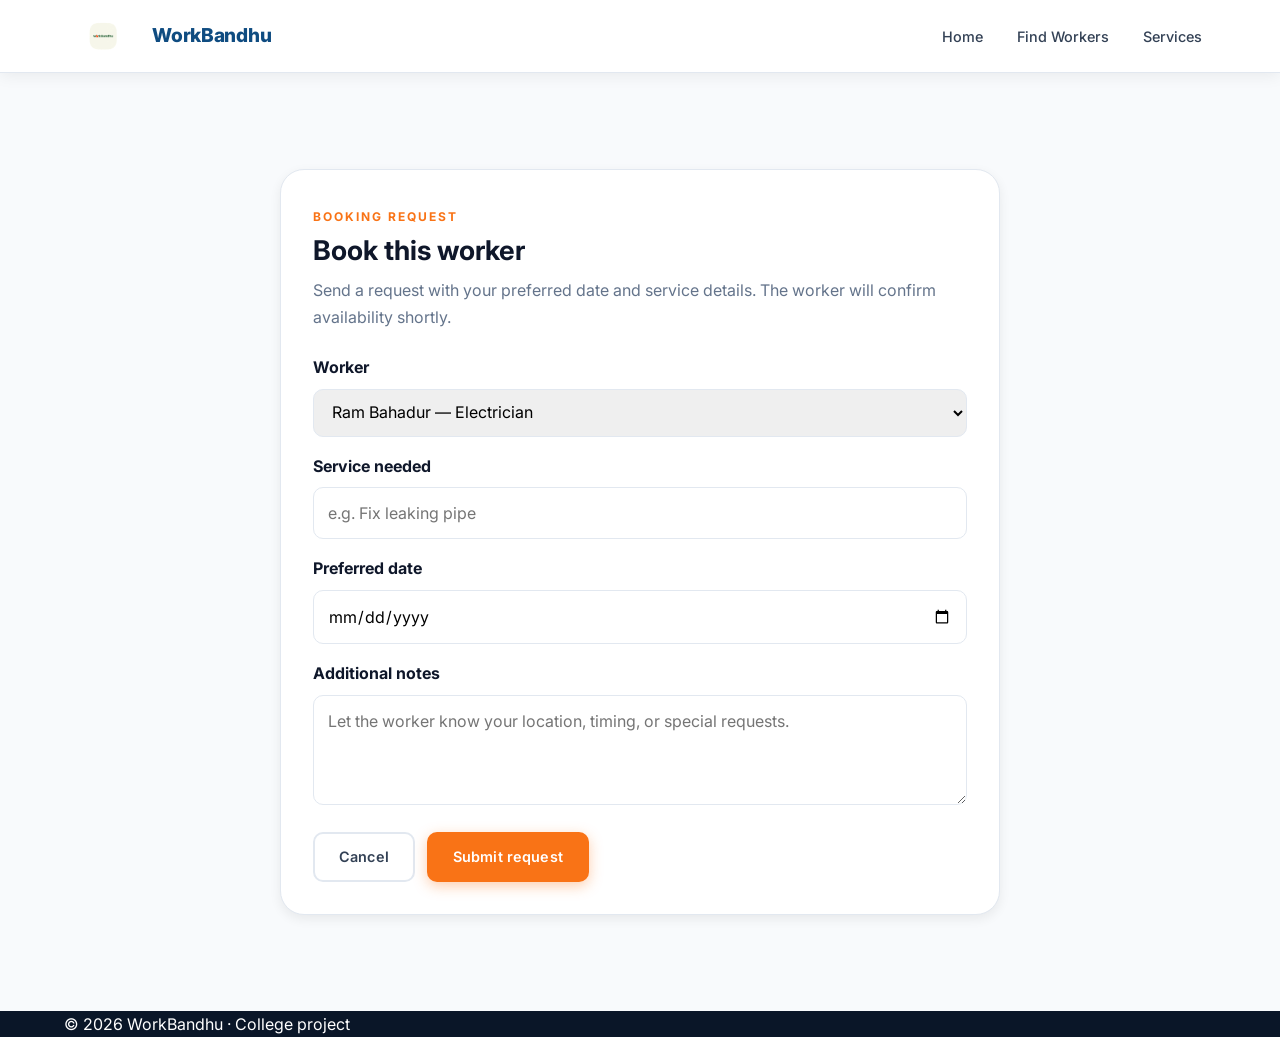
<file: member4-anand/booking.html>
<!DOCTYPE html>
<html lang="en">
<head>
  <meta charset="UTF-8" />
  <meta name="viewport" content="width=device-width, initial-scale=1.0" />
  <title>Book a Worker | WorkBandhu</title>
  <link rel="stylesheet" href="../css/style.css" />
  <link rel="stylesheet" href="../css/responsive.css" />
  <link rel="icon" type="image/png" href="../images/logo-nobackground.png" />
  <style>
    .booking-page { padding: var(--sp-6) 0; background: var(--surface); }
    .booking-card { background: var(--white); border: 1px solid var(--border); border-radius: var(--radius-xl); padding: 32px; box-shadow: var(--shadow-sm); max-width: 720px; margin: 0 auto; }
    .booking-card h1 { font-size: 1.7rem; margin-bottom: 10px; }
    .booking-card p { color: var(--muted); margin-bottom: 24px; }
    .field { margin-bottom: 16px; }
    .field label { display: block; margin-bottom: 8px; font-weight: 700; color: var(--dark); }
    .field input, .field select, .field textarea { width: 100%; padding: 12px 14px; border: 1px solid var(--border); border-radius: var(--radius); font: inherit; }
    .field textarea { min-height: 110px; resize: vertical; }
    .btn-row { display: flex; gap: 12px; margin-top: 20px; }
  </style>
</head>
<body>
  <nav class="navbar">
    <div class="container">
      <a href="../index.html" class="nav-logo">
        <img src="../images/logo-nobackground.png" alt="WorkBandhu" />
        <span class="nav-logo-text">WorkBandhu</span>
      </a>
      <ul class="nav-links">
        <li><a href="../index.html">Home</a></li>
        <li><a href="workers-listing.html">Find Workers</a></li>
        <li><a href="services.html">Services</a></li>
      </ul>
    </div>
  </nav>

  <section class="booking-page">
    <div class="container">
      <div class="booking-card">
        <span class="eyebrow">Booking request</span>
        <h1>Book this worker</h1>
        <p>Send a request with your preferred date and service details. The worker will confirm availability shortly.</p>
        <form>
          <div class="field">
            <label for="worker">Worker</label>
            <select id="worker">
              <option>Ram Bahadur — Electrician</option>
              <option>Sita Tamang — Plumber</option>
              <option>Hari Shrestha — Carpenter</option>
            </select>
          </div>
          <div class="field">
            <label for="service">Service needed</label>
            <input id="service" type="text" placeholder="e.g. Fix leaking pipe" />
          </div>
          <div class="field">
            <label for="date">Preferred date</label>
            <input id="date" type="date" />
          </div>
          <div class="field">
            <label for="notes">Additional notes</label>
            <textarea id="notes" placeholder="Let the worker know your location, timing, or special requests."></textarea>
          </div>
          <div class="btn-row">
            <a href="worker-profile.html" class="btn btn-ghost">Cancel</a>
            <button type="submit" class="btn btn-primary">Submit request</button>
          </div>
        </form>
      </div>
    </div>
  </section>

  <footer class="site-footer">
    <div class="container footer-note">© 2026 WorkBandhu · College project</div>
  </footer>
</body>
</html>
</file>
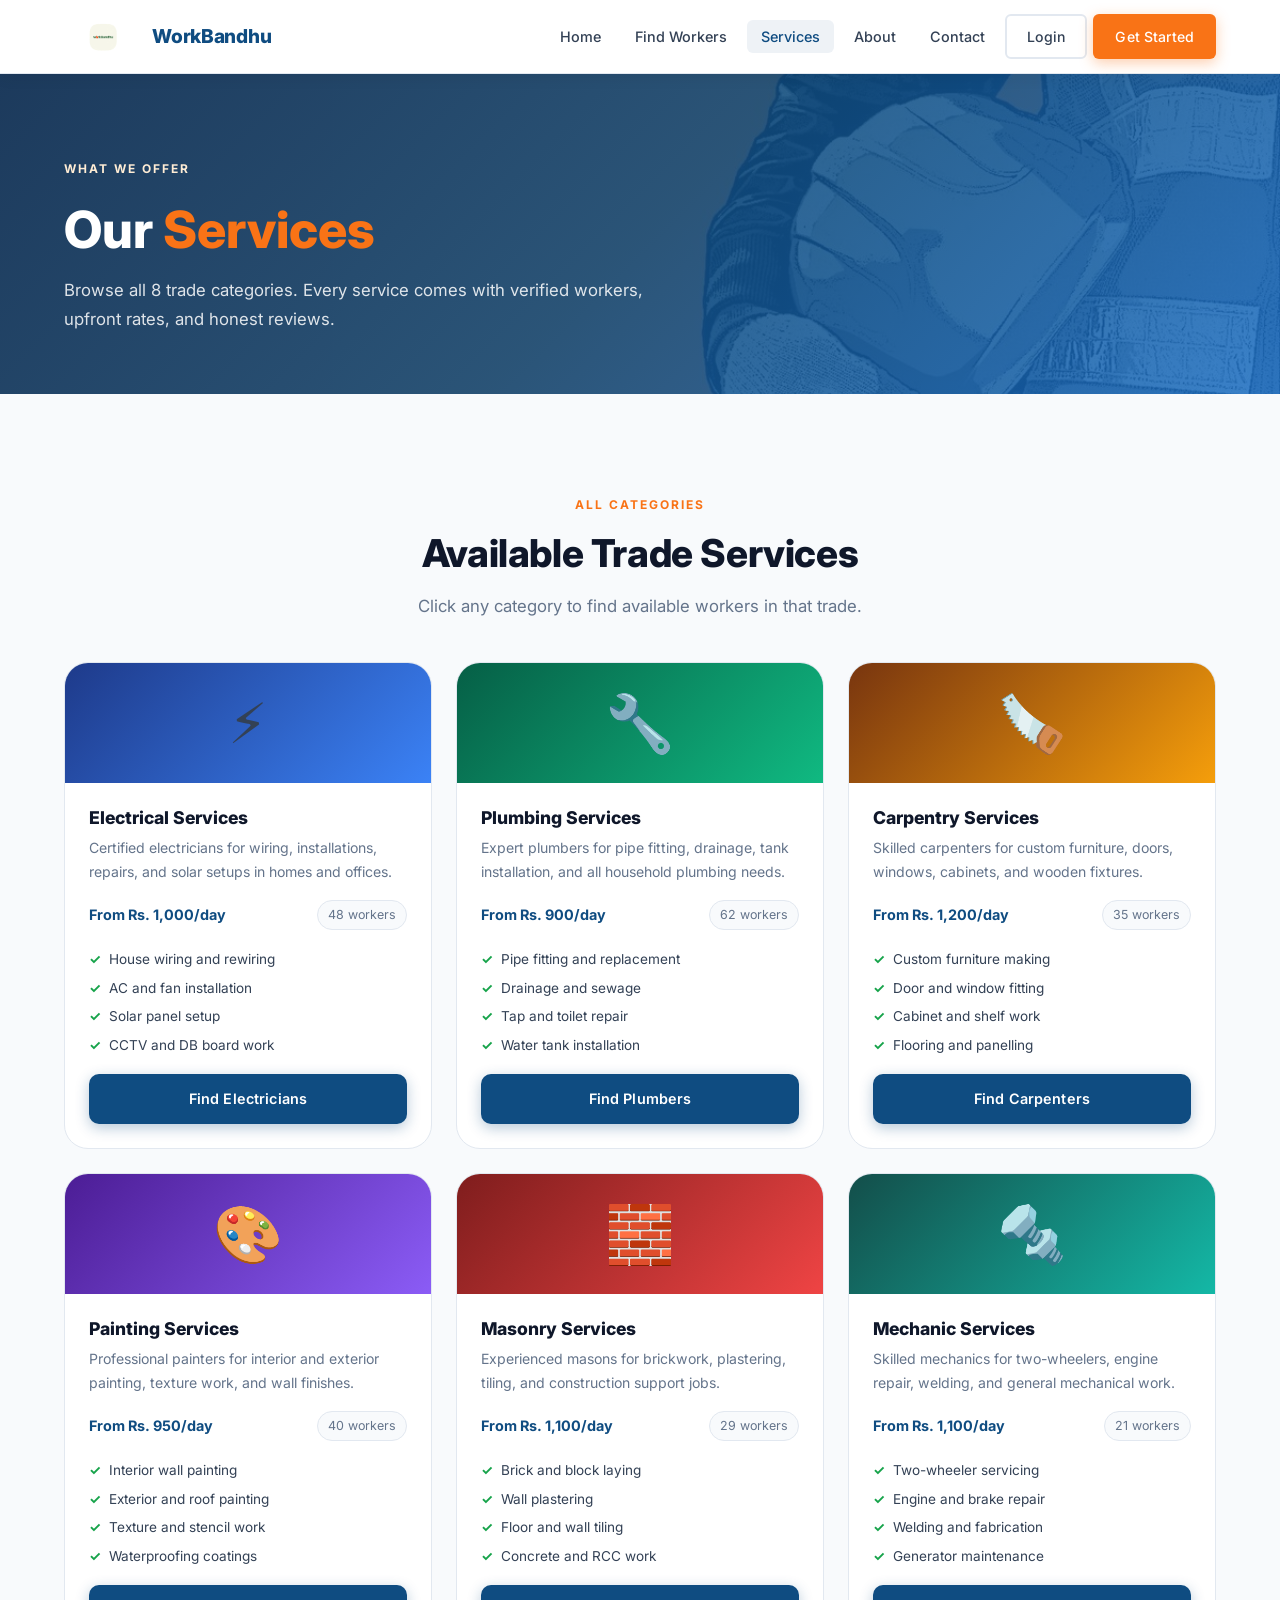
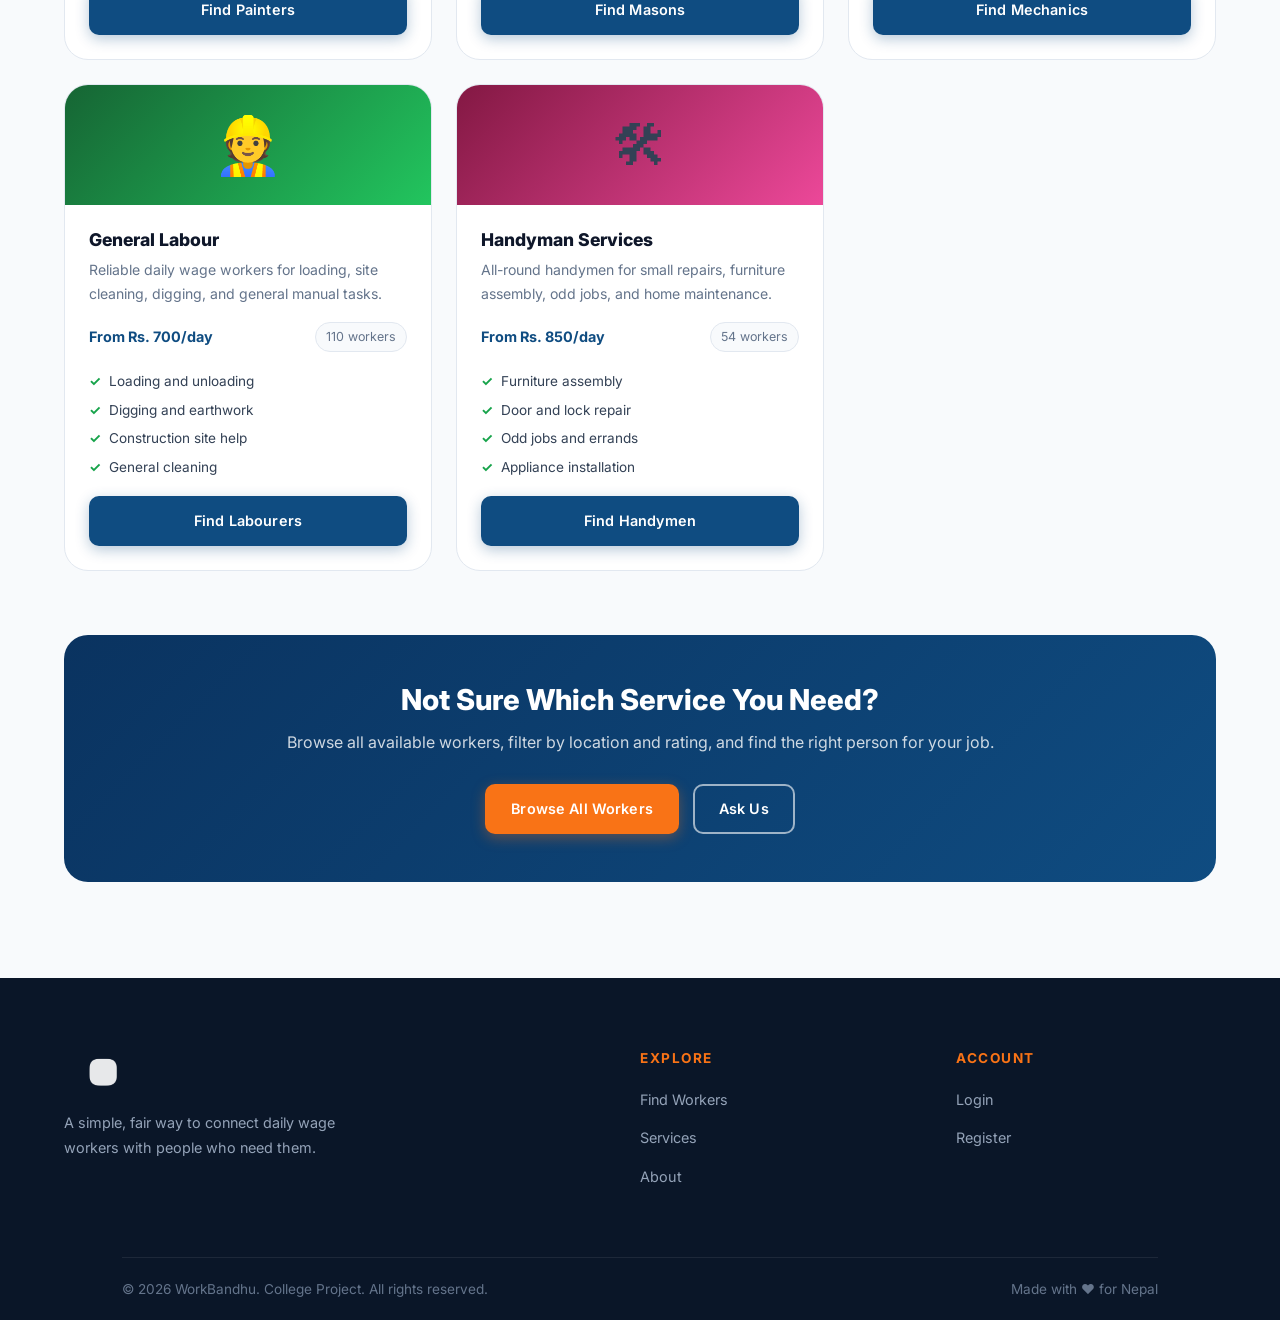
<file: member4-anand/services.html>
<!DOCTYPE html>
<html lang="en">
<head>
  <meta charset="UTF-8" />
  <meta name="viewport" content="width=device-width, initial-scale=1.0" />
  <title>Services | WorkBandhu</title>
  <link rel="stylesheet" href="../css/style.css" />
  <link rel="stylesheet" href="../css/responsive.css" />
  <link rel="stylesheet" href="services.css" />
  <link rel="icon" type="image/png" href="../images/logo-nobackground.png" />
</head>
<body>

  <nav class="navbar">
    <div class="container">
      <a href="../index.html" class="nav-logo">
        <img src="../images/logo-nobackground.png" alt="WorkBandhu" />
        <span class="nav-logo-text">WorkBandhu</span>
      </a>
      <button class="nav-toggle" aria-label="Toggle menu" aria-expanded="false">&#9776;</button>
      <ul class="nav-links">
        <li><a href="../index.html">Home</a></li>
        <li><a href="workers-listing.html">Find Workers</a></li>
        <li><a href="services.html" class="active">Services</a></li>
        <li><a href="../html/about.html">About</a></li>
        <li><a href="../html/contact.html">Contact</a></li>
        <li><a href="../login.html" class="btn btn-ghost">Login</a></li>
        <li><a href="../register.html" class="btn btn-primary">Get Started</a></li>
      </ul>
    </div>
  </nav>

  <header class="page-hero">
    <div class="container">
      <span class="eyebrow">What We Offer</span>
      <h1>Our <em>Services</em></h1>
      <p class="hero-sub">Browse all 8 trade categories. Every service comes with verified workers, upfront rates, and honest reviews.</p>
    </div>
  </header>

  <section class="services-page">
    <div class="container">
      <div class="text-center" style="margin-bottom:var(--sp-4);">
        <span class="eyebrow">All Categories</span>
        <h2 class="section-title">Available Trade Services</h2>
        <p class="section-subtitle centered">Click any category to find available workers in that trade.</p>
      </div>

      <div class="services-grid">

        <div class="service-card">
          <div class="service-banner" style="background:linear-gradient(135deg,#1e3a8a,#3b82f6);">⚡</div>
          <div class="service-body">
            <h3>Electrical Services</h3>
            <p>Certified electricians for wiring, installations, repairs, and solar setups in homes and offices.</p>
            <div class="service-meta">
              <span class="service-rate">From Rs. 1,000/day</span>
              <span class="service-count">48 workers</span>
            </div>
            <div class="service-tasks">
              <span class="task-item">House wiring and rewiring</span>
              <span class="task-item">AC and fan installation</span>
              <span class="task-item">Solar panel setup</span>
              <span class="task-item">CCTV and DB board work</span>
            </div>
            <a href="workers-listing.html?cat=Electrician" class="btn btn-secondary" style="width:100%;margin-top:18px;justify-content:center;">Find Electricians</a>
          </div>
        </div>

        <div class="service-card">
          <div class="service-banner" style="background:linear-gradient(135deg,#065f46,#10b981);">🔧</div>
          <div class="service-body">
            <h3>Plumbing Services</h3>
            <p>Expert plumbers for pipe fitting, drainage, tank installation, and all household plumbing needs.</p>
            <div class="service-meta">
              <span class="service-rate">From Rs. 900/day</span>
              <span class="service-count">62 workers</span>
            </div>
            <div class="service-tasks">
              <span class="task-item">Pipe fitting and replacement</span>
              <span class="task-item">Drainage and sewage</span>
              <span class="task-item">Tap and toilet repair</span>
              <span class="task-item">Water tank installation</span>
            </div>
            <a href="workers-listing.html?cat=Plumber" class="btn btn-secondary" style="width:100%;margin-top:18px;justify-content:center;">Find Plumbers</a>
          </div>
        </div>

        <div class="service-card">
          <div class="service-banner" style="background:linear-gradient(135deg,#78350f,#f59e0b);">🪚</div>
          <div class="service-body">
            <h3>Carpentry Services</h3>
            <p>Skilled carpenters for custom furniture, doors, windows, cabinets, and wooden fixtures.</p>
            <div class="service-meta">
              <span class="service-rate">From Rs. 1,200/day</span>
              <span class="service-count">35 workers</span>
            </div>
            <div class="service-tasks">
              <span class="task-item">Custom furniture making</span>
              <span class="task-item">Door and window fitting</span>
              <span class="task-item">Cabinet and shelf work</span>
              <span class="task-item">Flooring and panelling</span>
            </div>
            <a href="workers-listing.html?cat=Carpenter" class="btn btn-secondary" style="width:100%;margin-top:18px;justify-content:center;">Find Carpenters</a>
          </div>
        </div>

        <div class="service-card">
          <div class="service-banner" style="background:linear-gradient(135deg,#4c1d95,#8b5cf6);">🎨</div>
          <div class="service-body">
            <h3>Painting Services</h3>
            <p>Professional painters for interior and exterior painting, texture work, and wall finishes.</p>
            <div class="service-meta">
              <span class="service-rate">From Rs. 950/day</span>
              <span class="service-count">40 workers</span>
            </div>
            <div class="service-tasks">
              <span class="task-item">Interior wall painting</span>
              <span class="task-item">Exterior and roof painting</span>
              <span class="task-item">Texture and stencil work</span>
              <span class="task-item">Waterproofing coatings</span>
            </div>
            <a href="workers-listing.html?cat=Painter" class="btn btn-secondary" style="width:100%;margin-top:18px;justify-content:center;">Find Painters</a>
          </div>
        </div>

        <div class="service-card">
          <div class="service-banner" style="background:linear-gradient(135deg,#7f1d1d,#ef4444);">🧱</div>
          <div class="service-body">
            <h3>Masonry Services</h3>
            <p>Experienced masons for brickwork, plastering, tiling, and construction support jobs.</p>
            <div class="service-meta">
              <span class="service-rate">From Rs. 1,100/day</span>
              <span class="service-count">29 workers</span>
            </div>
            <div class="service-tasks">
              <span class="task-item">Brick and block laying</span>
              <span class="task-item">Wall plastering</span>
              <span class="task-item">Floor and wall tiling</span>
              <span class="task-item">Concrete and RCC work</span>
            </div>
            <a href="workers-listing.html?cat=Mason" class="btn btn-secondary" style="width:100%;margin-top:18px;justify-content:center;">Find Masons</a>
          </div>
        </div>

        <div class="service-card">
          <div class="service-banner" style="background:linear-gradient(135deg,#134e4a,#14b8a6);">🔩</div>
          <div class="service-body">
            <h3>Mechanic Services</h3>
            <p>Skilled mechanics for two-wheelers, engine repair, welding, and general mechanical work.</p>
            <div class="service-meta">
              <span class="service-rate">From Rs. 1,100/day</span>
              <span class="service-count">21 workers</span>
            </div>
            <div class="service-tasks">
              <span class="task-item">Two-wheeler servicing</span>
              <span class="task-item">Engine and brake repair</span>
              <span class="task-item">Welding and fabrication</span>
              <span class="task-item">Generator maintenance</span>
            </div>
            <a href="workers-listing.html?cat=Mechanic" class="btn btn-secondary" style="width:100%;margin-top:18px;justify-content:center;">Find Mechanics</a>
          </div>
        </div>

        <div class="service-card">
          <div class="service-banner" style="background:linear-gradient(135deg,#166534,#22c55e);">👷</div>
          <div class="service-body">
            <h3>General Labour</h3>
            <p>Reliable daily wage workers for loading, site cleaning, digging, and general manual tasks.</p>
            <div class="service-meta">
              <span class="service-rate">From Rs. 700/day</span>
              <span class="service-count">110 workers</span>
            </div>
            <div class="service-tasks">
              <span class="task-item">Loading and unloading</span>
              <span class="task-item">Digging and earthwork</span>
              <span class="task-item">Construction site help</span>
              <span class="task-item">General cleaning</span>
            </div>
            <a href="workers-listing.html?cat=Labour" class="btn btn-secondary" style="width:100%;margin-top:18px;justify-content:center;">Find Labourers</a>
          </div>
        </div>

        <div class="service-card">
          <div class="service-banner" style="background:linear-gradient(135deg,#831843,#ec4899);">🛠</div>
          <div class="service-body">
            <h3>Handyman Services</h3>
            <p>All-round handymen for small repairs, furniture assembly, odd jobs, and home maintenance.</p>
            <div class="service-meta">
              <span class="service-rate">From Rs. 850/day</span>
              <span class="service-count">54 workers</span>
            </div>
            <div class="service-tasks">
              <span class="task-item">Furniture assembly</span>
              <span class="task-item">Door and lock repair</span>
              <span class="task-item">Odd jobs and errands</span>
              <span class="task-item">Appliance installation</span>
            </div>
            <a href="workers-listing.html?cat=Handyman" class="btn btn-secondary" style="width:100%;margin-top:18px;justify-content:center;">Find Handymen</a>
          </div>
        </div>

      </div>

      <div class="promo-banner">
        <h2>Not Sure Which Service You Need?</h2>
        <p>Browse all available workers, filter by location and rating, and find the right person for your job.</p>
        <div class="promo-btns">
          <a href="workers-listing.html" class="btn btn-primary">Browse All Workers</a>
          <a href="../html/contact.html" class="btn btn-outline">Ask Us</a>
        </div>
      </div>

    </div>
  </section>

  <footer class="site-footer">
    <div class="container">
      <div class="footer-inner">
        <div class="footer-brand">
          <img class="footer-brand-logo" src="../images/logo-nobackground.png" alt="WorkBandhu" />
          <p>A simple, fair way to connect daily wage workers with people who need them.</p>
        </div>
        <div class="footer-col"><h4>Explore</h4><ul><li><a href="workers-listing.html">Find Workers</a></li><li><a href="services.html">Services</a></li><li><a href="../html/about.html">About</a></li></ul></div>
        <div class="footer-col"><h4>Account</h4><ul><li><a href="../login.html">Login</a></li><li><a href="../register.html">Register</a></li></ul></div>
      </div>
      <div class="footer-bottom container">
        <p>© 2026 WorkBandhu. College Project. All rights reserved.</p>
        <p>Made with ❤️ for Nepal</p>
      </div>
    </div>
  </footer>

  <script src="../js/main.js"></script>
</body>
</html>
</file>
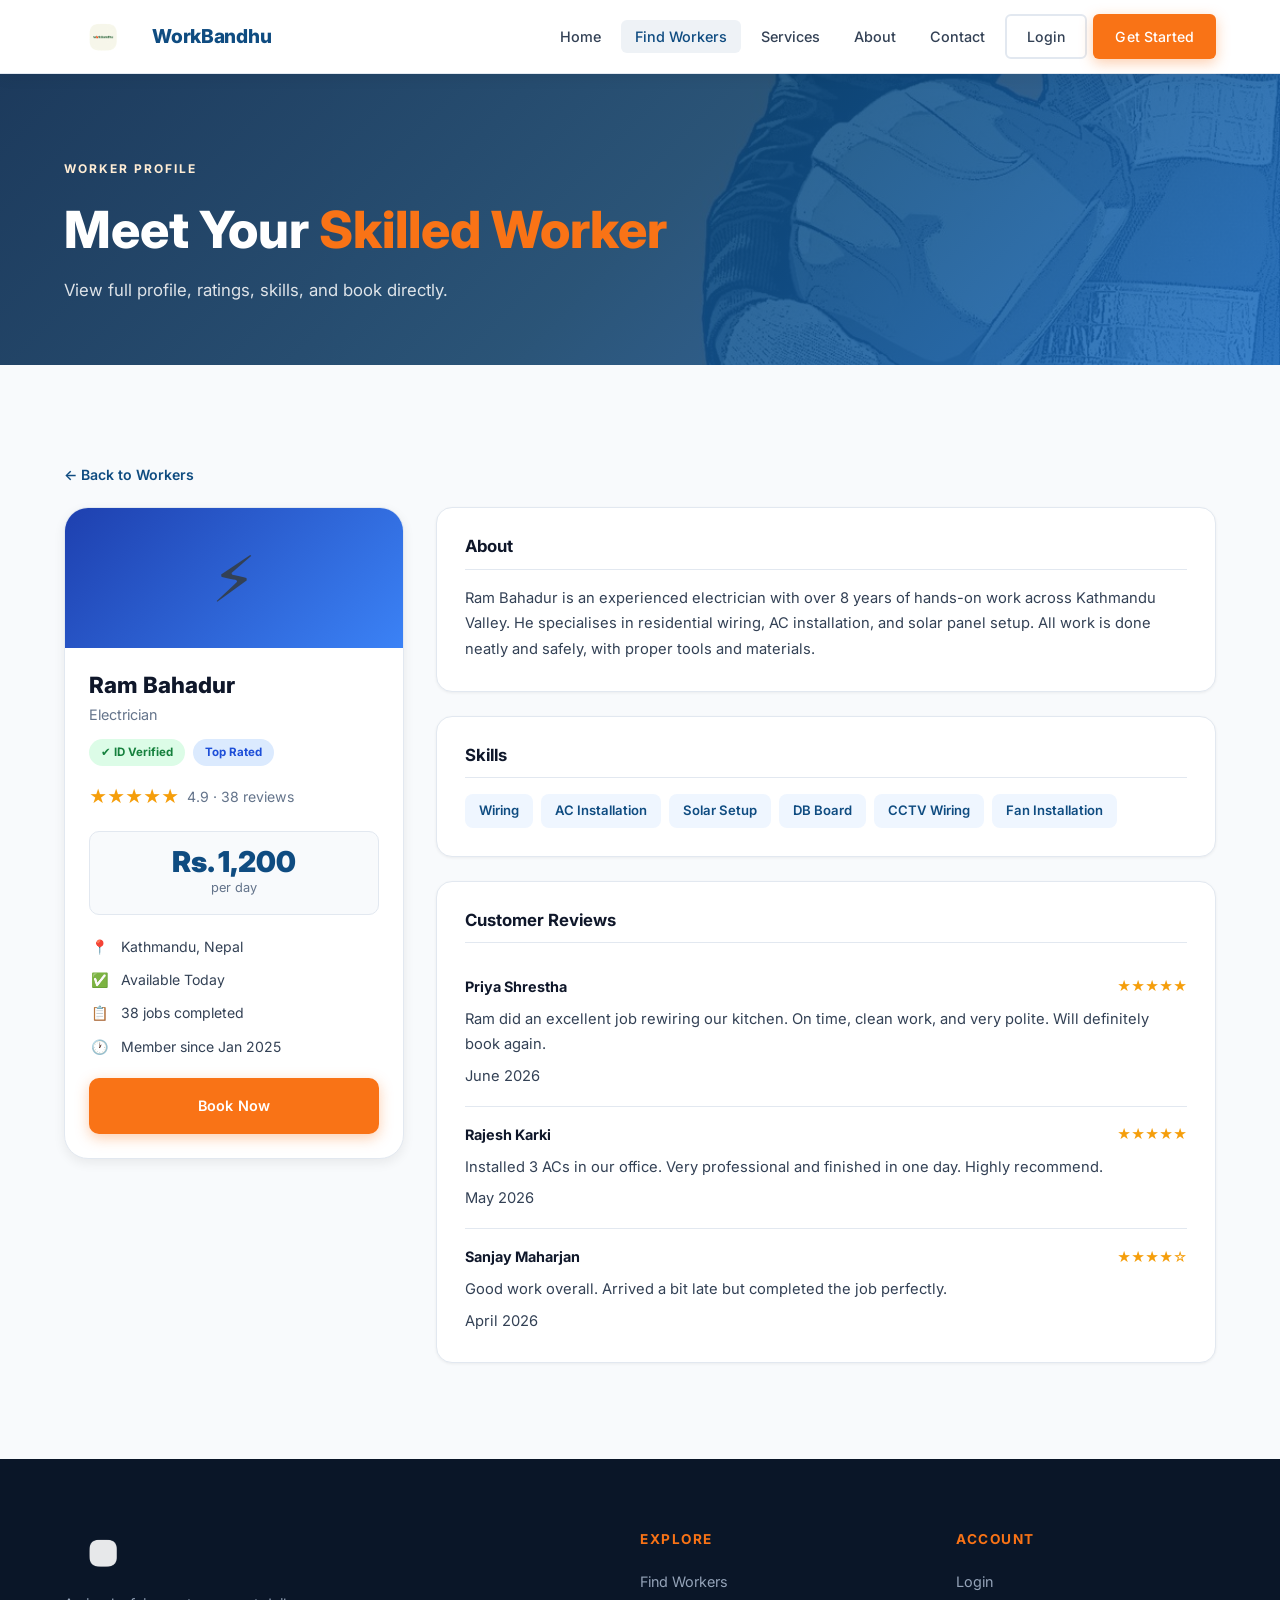
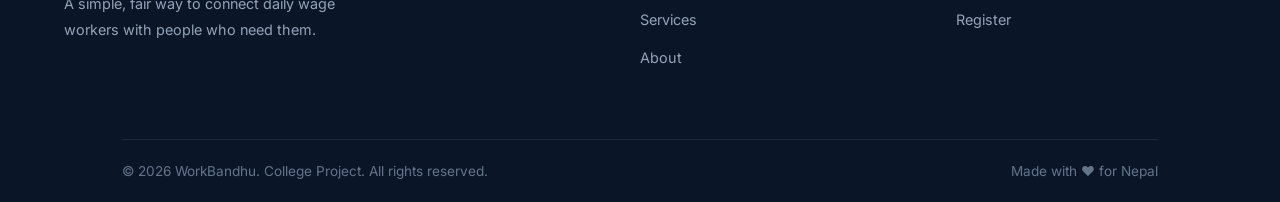
<file: member4-anand/worker-profile.html>
<!DOCTYPE html>
<html lang="en">
<head>
  <meta charset="UTF-8" />
  <meta name="viewport" content="width=device-width, initial-scale=1.0" />
  <title>Worker Profile | WorkBandhu</title>
  <link rel="stylesheet" href="../css/style.css" />
  <link rel="stylesheet" href="../css/responsive.css" />
  <link rel="icon" type="image/png" href="../images/logo-nobackground.png" />
  <style>
    .profile-page { padding: var(--sp-6) 0; background: var(--surface); }
    .profile-grid { display: grid; grid-template-columns: 340px 1fr; gap: 32px; align-items: start; }

    /* Left card */
    .profile-card {
      background: var(--white); border: 1.5px solid var(--border);
      border-radius: var(--radius-xl); overflow: hidden;
      box-shadow: var(--shadow-sm); position: sticky; top: 90px;
    }
    .profile-banner {
      height: 140px; display: flex; align-items: center;
      justify-content: center; font-size: 4rem;
    }
    .profile-card-body { padding: 24px; }
    .profile-name { font-size: 1.4rem; font-weight: 800; color: var(--dark); margin-bottom: 4px; }
    .profile-trade { font-size: 0.9rem; color: var(--muted); margin-bottom: 12px; }
    .profile-badges { display: flex; gap: 8px; flex-wrap: wrap; margin-bottom: 16px; }
    .badge { padding: 4px 12px; border-radius: 20px; font-size: 0.72rem; font-weight: 700; }
    .badge-green { background: #dcfce7; color: #15803d; }
    .badge-blue  { background: #dbeafe; color: #1d4ed8; }
    .profile-rating { display: flex; align-items: center; gap: 8px; margin-bottom: 20px; }
    .profile-rating .stars { color: #f59e0b; font-size: 1.1rem; }
    .profile-rating span { font-size: 0.88rem; color: var(--muted); }
    .profile-price-box {
      background: var(--surface); border-radius: var(--radius);
      padding: 16px; text-align: center; margin-bottom: 20px;
      border: 1px solid var(--border);
    }
    .profile-price-box .price { font-size: 1.8rem; font-weight: 900; color: var(--primary); line-height: 1; }
    .profile-price-box .per  { font-size: 0.8rem; color: var(--muted); }
    .profile-meta { display: flex; flex-direction: column; gap: 10px; margin-bottom: 20px; }
    .meta-row { display: flex; align-items: center; gap: 10px; font-size: 0.88rem; color: var(--body-text); }
    .meta-row span:first-child { width: 22px; text-align: center; }

    /* Right content */
    .profile-content { display: flex; flex-direction: column; gap: 24px; }
    .content-card {
      background: var(--white); border: 1.5px solid var(--border);
      border-radius: var(--radius-lg); padding: 28px; box-shadow: var(--shadow-xs);
    }
    .content-card h3 { font-size: 1.05rem; font-weight: 700; color: var(--dark); margin-bottom: 16px; padding-bottom: 12px; border-bottom: 1px solid var(--border); }
    .content-card p  { font-size: 0.92rem; color: var(--body-text); line-height: 1.75; }
    .skills-wrap { display: flex; flex-wrap: wrap; gap: 8px; }
    .skill-tag { background: #eff6ff; color: var(--primary); font-size: 0.82rem; font-weight: 600; padding: 6px 14px; border-radius: 8px; }

    /* Reviews */
    .review-item { padding: 16px 0; border-bottom: 1px solid var(--border); }
    .review-item:last-child { border-bottom: none; padding-bottom: 0; }
    .review-header { display: flex; justify-content: space-between; align-items: center; margin-bottom: 8px; }
    .reviewer-name { font-weight: 700; font-size: 0.9rem; color: var(--dark); }
    .review-stars  { color: #f59e0b; font-size: 0.85rem; }
    .review-text   { font-size: 0.88rem; color: var(--muted); line-height: 1.6; }
    .review-date   { font-size: 0.75rem; color: var(--muted); margin-top: 6px; }

    @media (max-width: 900px) {
      .profile-grid { grid-template-columns: 1fr; }
      .profile-card  { position: static; }
    }
  </style>
</head>
<body>

  <nav class="navbar">
    <div class="container">
      <a href="../index.html" class="nav-logo">
        <img src="../images/logo-nobackground.png" alt="WorkBandhu" />
        <span class="nav-logo-text">WorkBandhu</span>
      </a>
      <button class="nav-toggle" aria-label="Toggle menu" aria-expanded="false">&#9776;</button>
      <ul class="nav-links">
        <li><a href="../index.html">Home</a></li>
        <li><a href="workers-listing.html" class="active">Find Workers</a></li>
        <li><a href="services.html">Services</a></li>
        <li><a href="../html/about.html">About</a></li>
        <li><a href="../html/contact.html">Contact</a></li>
        <li><a href="../login.html" class="btn btn-ghost">Login</a></li>
        <li><a href="../register.html" class="btn btn-primary">Get Started</a></li>
      </ul>
    </div>
  </nav>

  <header class="page-hero">
    <div class="container">
      <span class="eyebrow">Worker Profile</span>
      <h1>Meet Your <em>Skilled Worker</em></h1>
      <p class="hero-sub">View full profile, ratings, skills, and book directly.</p>
    </div>
  </header>

  <section class="profile-page">
    <div class="container">
      <div style="margin-bottom:20px;">
        <a href="workers-listing.html" style="font-size:0.88rem;font-weight:600;color:var(--primary);">← Back to Workers</a>
      </div>
      <div class="profile-grid">

        <!-- LEFT: Profile Card -->
        <div class="profile-card">
          <div class="profile-banner" style="background:linear-gradient(135deg,#1e40af,#3b82f6);">⚡</div>
          <div class="profile-card-body">
            <h2 class="profile-name">Ram Bahadur</h2>
            <p class="profile-trade">Electrician</p>
            <div class="profile-badges">
              <span class="badge badge-green">✔ ID Verified</span>
              <span class="badge badge-blue">Top Rated</span>
            </div>
            <div class="profile-rating">
              <span class="stars">★★★★★</span>
              <span>4.9 · 38 reviews</span>
            </div>
            <div class="profile-price-box">
              <div class="price">Rs. 1,200</div>
              <div class="per">per day</div>
            </div>
            <div class="profile-meta">
              <div class="meta-row"><span>📍</span><span>Kathmandu, Nepal</span></div>
              <div class="meta-row"><span>✅</span><span>Available Today</span></div>
              <div class="meta-row"><span>📋</span><span>38 jobs completed</span></div>
              <div class="meta-row"><span>🕐</span><span>Member since Jan 2025</span></div>
            </div>
            <a href="booking.html" class="btn btn-primary" style="width:100%;justify-content:center;padding:14px;">Book Now</a>
          </div>
        </div>

        <!-- RIGHT: Details -->
        <div class="profile-content">
          <div class="content-card">
            <h3>About</h3>
            <p>Ram Bahadur is an experienced electrician with over 8 years of hands-on work across Kathmandu Valley. He specialises in residential wiring, AC installation, and solar panel setup. All work is done neatly and safely, with proper tools and materials.</p>
          </div>
          <div class="content-card">
            <h3>Skills</h3>
            <div class="skills-wrap">
              <span class="skill-tag">Wiring</span>
              <span class="skill-tag">AC Installation</span>
              <span class="skill-tag">Solar Setup</span>
              <span class="skill-tag">DB Board</span>
              <span class="skill-tag">CCTV Wiring</span>
              <span class="skill-tag">Fan Installation</span>
            </div>
          </div>
          <div class="content-card">
            <h3>Customer Reviews</h3>
            <div class="review-item">
              <div class="review-header">
                <span class="reviewer-name">Priya Shrestha</span>
                <span class="review-stars">★★★★★</span>
              </div>
              <p class="review-text">Ram did an excellent job rewiring our kitchen. On time, clean work, and very polite. Will definitely book again.</p>
              <p class="review-date">June 2026</p>
            </div>
            <div class="review-item">
              <div class="review-header">
                <span class="reviewer-name">Rajesh Karki</span>
                <span class="review-stars">★★★★★</span>
              </div>
              <p class="review-text">Installed 3 ACs in our office. Very professional and finished in one day. Highly recommend.</p>
              <p class="review-date">May 2026</p>
            </div>
            <div class="review-item">
              <div class="review-header">
                <span class="reviewer-name">Sanjay Maharjan</span>
                <span class="review-stars">★★★★☆</span>
              </div>
              <p class="review-text">Good work overall. Arrived a bit late but completed the job perfectly.</p>
              <p class="review-date">April 2026</p>
            </div>
          </div>
        </div>

      </div>
    </div>
  </section>

  <footer class="site-footer">
    <div class="container">
      <div class="footer-inner">
        <div class="footer-brand">
          <img class="footer-brand-logo" src="../images/logo-nobackground.png" alt="WorkBandhu" />
          <p>A simple, fair way to connect daily wage workers with people who need them.</p>
        </div>
        <div class="footer-col"><h4>Explore</h4><ul><li><a href="workers-listing.html">Find Workers</a></li><li><a href="services.html">Services</a></li><li><a href="../html/about.html">About</a></li></ul></div>
        <div class="footer-col"><h4>Account</h4><ul><li><a href="../login.html">Login</a></li><li><a href="../register.html">Register</a></li></ul></div>
      </div>
      <div class="footer-bottom container">
        <p>© 2026 WorkBandhu. College Project. All rights reserved.</p>
        <p>Made with ❤️ for Nepal</p>
      </div>
    </div>
  </footer>

  <script src="../js/main.js"></script>
</body>
</html>
</file>
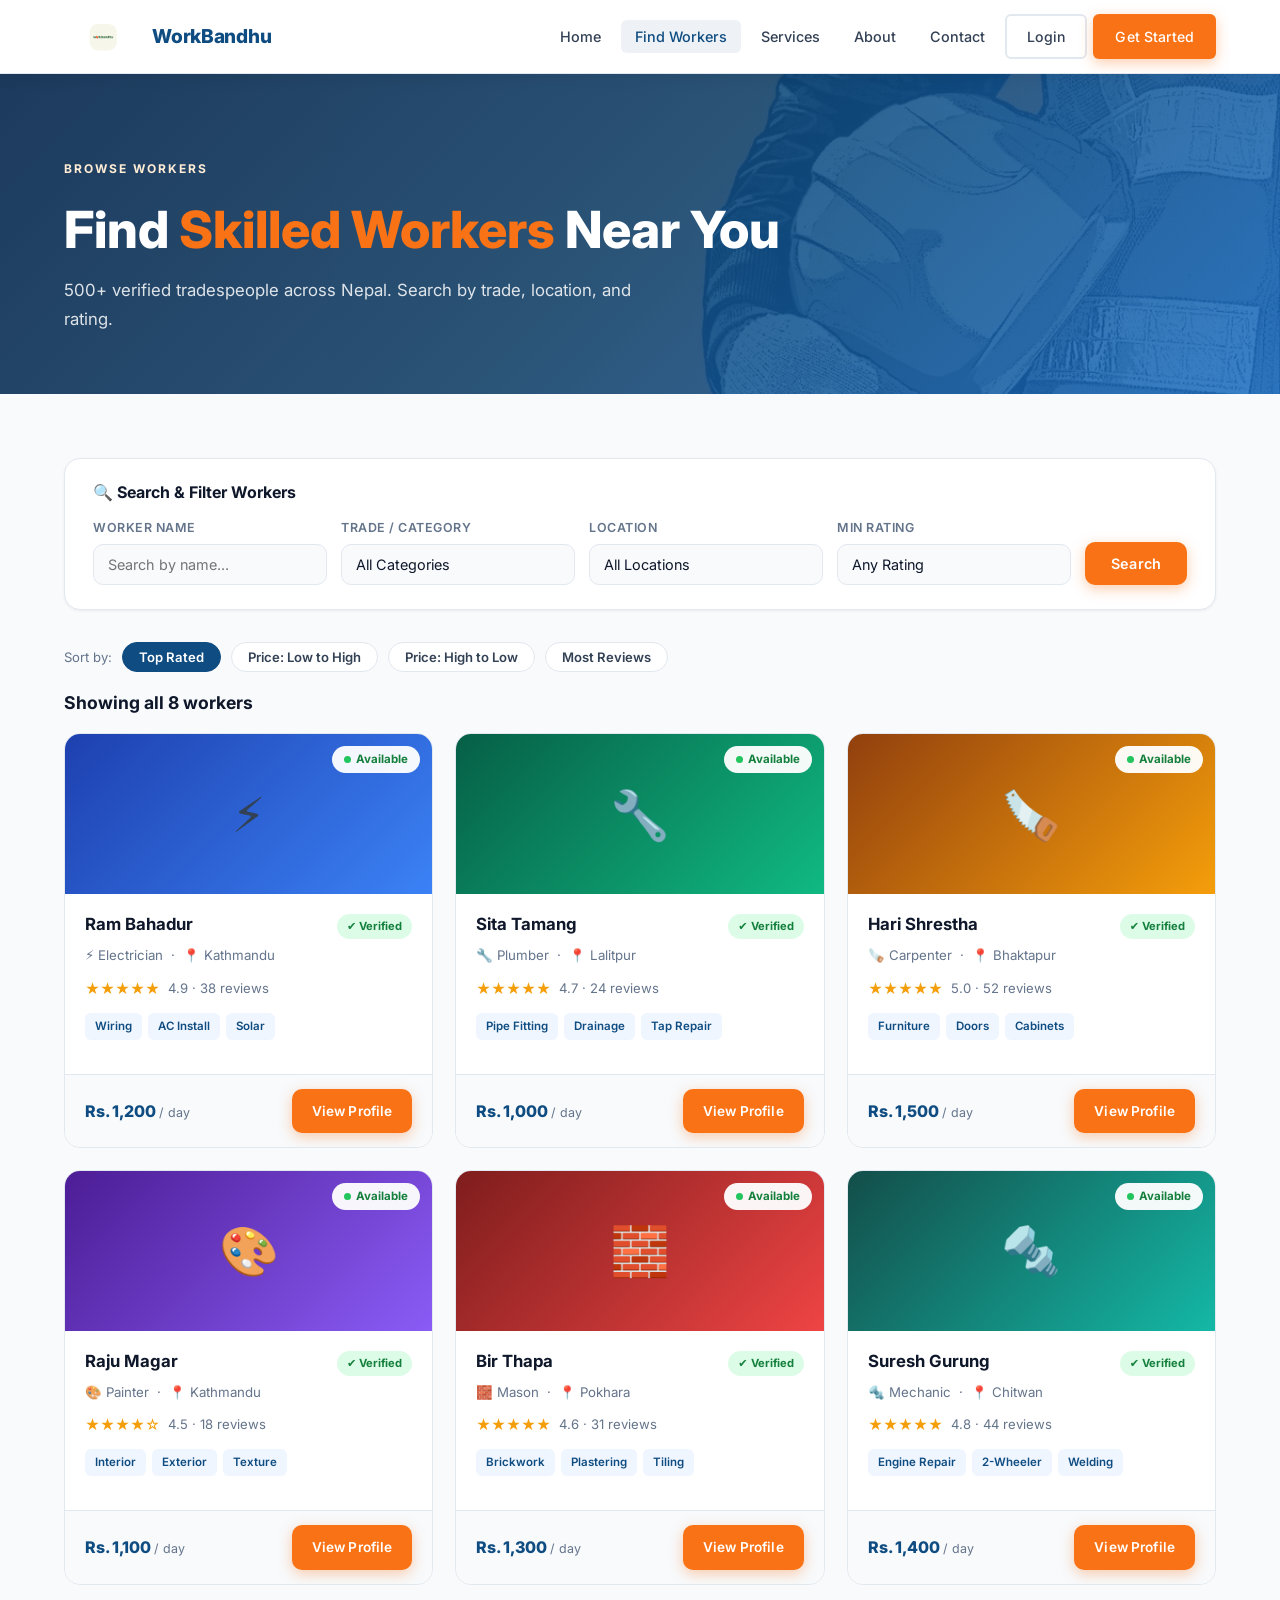
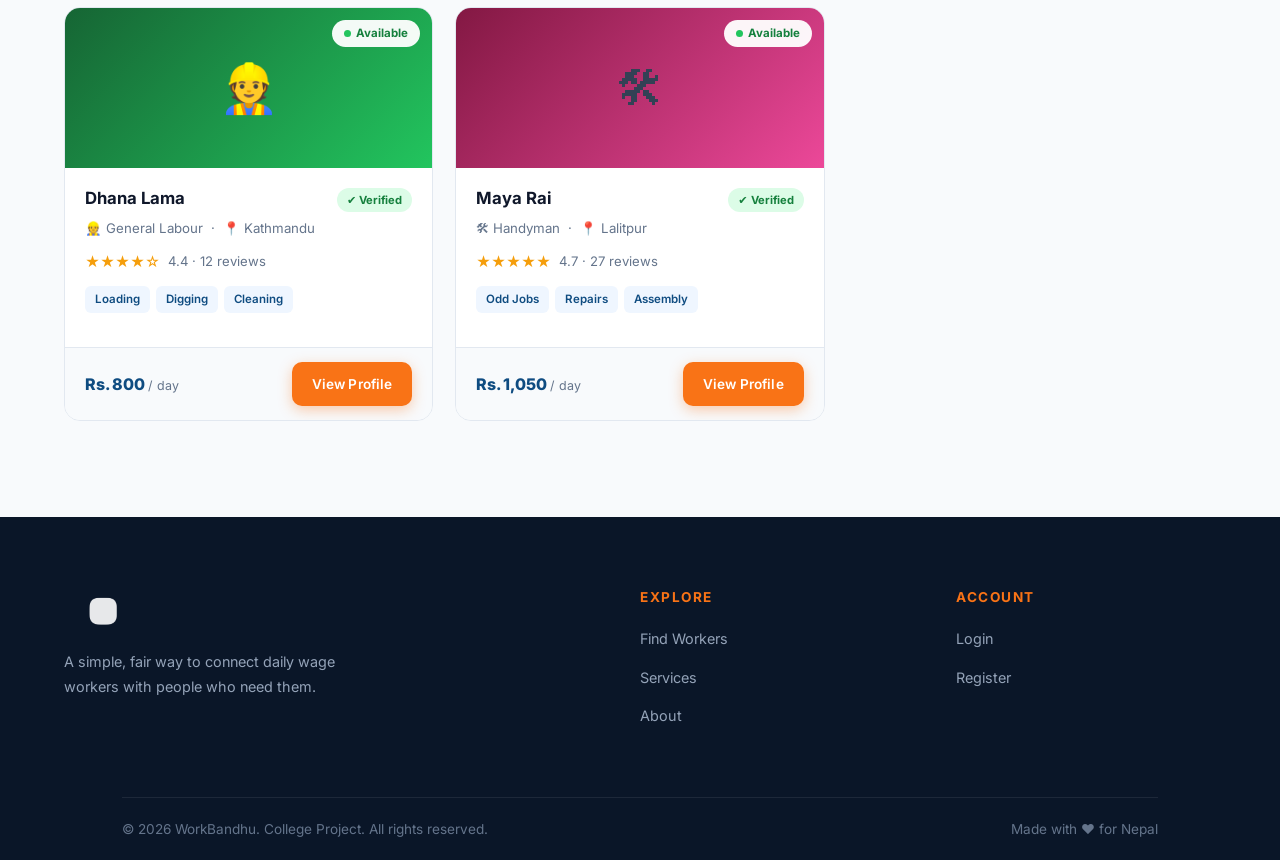
<file: member4-anand/workers-listing.html>
<!DOCTYPE html>
<html lang="en">
<head>
  <meta charset="UTF-8" />
  <meta name="viewport" content="width=device-width, initial-scale=1.0" />
  <title>Find Workers | WorkBandhu</title>
  <link rel="stylesheet" href="../css/style.css" />
  <link rel="stylesheet" href="../css/responsive.css" />
  <link rel="icon" type="image/png" href="../images/logo-nobackground.png" />
  <style>
    .workers-page { padding: var(--sp-5) 0 var(--sp-6); background: var(--surface); min-height: 60vh; }
    .filter-card { background: var(--white); border: 1px solid var(--border); border-radius: var(--radius-lg); padding: 24px 28px; margin-bottom: 32px; box-shadow: var(--shadow-xs); }
    .filter-card h3 { font-size: 1rem; font-weight: 700; color: var(--dark); margin-bottom: 16px; }
    .filter-row { display: flex; gap: 14px; align-items: flex-end; flex-wrap: wrap; }
    .filter-group { display: flex; flex-direction: column; gap: 6px; flex: 1; min-width: 150px; }
    .filter-group label { font-size: 0.78rem; font-weight: 600; color: var(--muted); text-transform: uppercase; letter-spacing: 0.5px; }
    .filter-group input, .filter-group select { padding: 11px 14px; border: 1.5px solid var(--border); border-radius: var(--radius); font-family: 'Inter', sans-serif; font-size: 0.9rem; color: var(--dark); background: var(--surface); transition: border-color 0.2s, box-shadow 0.2s; appearance: none; }
    .filter-group input:focus, .filter-group select:focus { outline: none; border-color: var(--primary); box-shadow: 0 0 0 3px rgba(15,76,129,0.1); background: var(--white); }
    .results-header { display: flex; justify-content: space-between; align-items: center; margin-bottom: 20px; }
    .results-header h2 { font-size: 1.1rem; font-weight: 700; color: var(--dark); }
    .wcard { background: var(--white); border: 1.5px solid var(--border); border-radius: var(--radius-lg); overflow: hidden; transition: all 0.3s; display: flex; flex-direction: column; }
    .wcard:hover { transform: translateY(-6px); box-shadow: var(--shadow-lg); border-color: transparent; }
    .wcard-banner { height: 160px; display: flex; align-items: center; justify-content: center; font-size: 3rem; position: relative; }
    .wcard-avail { position: absolute; top: 12px; right: 12px; background: rgba(255,255,255,0.95); border-radius: 20px; padding: 4px 12px; font-size: 0.72rem; font-weight: 700; color: #15803d; display: flex; align-items: center; gap: 5px; }
    .avail-dot { width: 7px; height: 7px; border-radius: 50%; background: #22c55e; display: inline-block; }
    .wcard-body { padding: 20px; flex: 1; }
    .wcard-top { display: flex; justify-content: space-between; align-items: flex-start; margin-bottom: 6px; }
    .wcard-top h3 { font-size: 1.05rem; font-weight: 700; color: var(--dark); }
    .wcard-top .vbadge { background: #dcfce7; color: #15803d; font-size: 0.7rem; font-weight: 700; padding: 3px 10px; border-radius: 20px; }
    .wcard-trade { font-size: 0.83rem; color: var(--muted); margin-bottom: 10px; }
    .wcard-rating { display: flex; align-items: center; gap: 8px; margin-bottom: 12px; }
    .wcard-rating .stars { color: #f59e0b; font-size: 0.9rem; }
    .wcard-rating span { font-size: 0.82rem; color: var(--muted); }
    .wcard-skills { display: flex; flex-wrap: wrap; gap: 6px; margin-bottom: 14px; }
    .skill-chip { background: #eff6ff; color: var(--primary); font-size: 0.72rem; font-weight: 600; padding: 4px 10px; border-radius: 6px; }
    .wcard-footer { display: flex; justify-content: space-between; align-items: center; padding: 14px 20px; border-top: 1px solid var(--border); background: var(--surface); }
    .wcard-price { font-size: 1rem; font-weight: 800; color: var(--primary); }
    .wcard-price span { font-size: 0.78rem; font-weight: 400; color: var(--muted); }
    .wgrid { display: grid; grid-template-columns: repeat(auto-fill, minmax(280px, 1fr)); gap: 22px; }
    .sort-bar { display: flex; align-items: center; gap: 10px; margin-bottom: 20px; flex-wrap: wrap; }
    .sort-bar span { font-size: 0.82rem; color: var(--muted); }
    .sort-chip { padding: 6px 16px; border-radius: 20px; font-size: 0.82rem; font-weight: 600; border: 1.5px solid var(--border); background: var(--white); color: var(--body-text); cursor: pointer; transition: all 0.2s; }
    .sort-chip.active, .sort-chip:hover { background: var(--primary); color: var(--white); border-color: var(--primary); }
  </style>
</head>
<body>

  <nav class="navbar">
    <div class="container">
      <a href="../index.html" class="nav-logo">
        <img src="../images/logo-nobackground.png" alt="WorkBandhu" />
        <span class="nav-logo-text">WorkBandhu</span>
      </a>
      <button class="nav-toggle" aria-label="Toggle menu" aria-expanded="false">&#9776;</button>
      <ul class="nav-links">
        <li><a href="../index.html">Home</a></li>
        <li><a href="workers-listing.html" class="active">Find Workers</a></li>
        <li><a href="services.html">Services</a></li>
        <li><a href="../html/about.html">About</a></li>
        <li><a href="../html/contact.html">Contact</a></li>
        <li><a href="../login.html" class="btn btn-ghost">Login</a></li>
        <li><a href="../register.html" class="btn btn-primary">Get Started</a></li>
      </ul>
    </div>
  </nav>

  <header class="page-hero">
    <div class="container">
      <span class="eyebrow">Browse Workers</span>
      <h1>Find <em>Skilled Workers</em> Near You</h1>
      <p class="hero-sub">500+ verified tradespeople across Nepal. Search by trade, location, and rating.</p>
    </div>
  </header>

  <section class="workers-page">
    <div class="container">

      <div class="filter-card">
        <h3>🔍 Search &amp; Filter Workers</h3>
        <div class="filter-row">
          <div class="filter-group">
            <label>Worker Name</label>
            <input type="text" id="f-name" placeholder="Search by name..." />
          </div>
          <div class="filter-group">
            <label>Trade / Category</label>
            <select id="f-cat">
              <option value="">All Categories</option>
              <option>Electrician</option>
              <option>Plumber</option>
              <option>Carpenter</option>
              <option>Painter</option>
              <option>Mason</option>
              <option>Mechanic</option>
              <option>Labour</option>
              <option>Handyman</option>
            </select>
          </div>
          <div class="filter-group">
            <label>Location</label>
            <select id="f-loc">
              <option value="">All Locations</option>
              <option>Kathmandu</option>
              <option>Lalitpur</option>
              <option>Bhaktapur</option>
              <option>Pokhara</option>
              <option>Chitwan</option>
            </select>
          </div>
          <div class="filter-group">
            <label>Min Rating</label>
            <select id="f-rating">
              <option value="">Any Rating</option>
              <option value="4.5">4.5+</option>
              <option value="4.0">4.0+</option>
              <option value="3.5">3.5+</option>
            </select>
          </div>
          <button class="btn btn-primary" onclick="filterWorkers()">Search</button>
        </div>
      </div>

      <div class="sort-bar">
        <span>Sort by:</span>
        <button class="sort-chip active" onclick="setSort(this,'rating')">Top Rated</button>
        <button class="sort-chip" onclick="setSort(this,'price-asc')">Price: Low to High</button>
        <button class="sort-chip" onclick="setSort(this,'price-desc')">Price: High to Low</button>
        <button class="sort-chip" onclick="setSort(this,'reviews')">Most Reviews</button>
      </div>

      <div class="results-header">
        <h2 id="results-count">Showing all 8 workers</h2>
      </div>

      <div class="wgrid" id="worker-grid">

        <div class="wcard" data-cat="Electrician" data-loc="Kathmandu" data-rating="4.9" data-price="1200" data-reviews="38">
          <div class="wcard-banner" style="background:linear-gradient(135deg,#1e40af,#3b82f6);">⚡<div class="wcard-avail"><span class="avail-dot"></span> Available</div></div>
          <div class="wcard-body">
            <div class="wcard-top"><h3>Ram Bahadur</h3><span class="vbadge">✔ Verified</span></div>
            <p class="wcard-trade">⚡ Electrician &nbsp;·&nbsp; 📍 Kathmandu</p>
            <div class="wcard-rating"><span class="stars">★★★★★</span><span>4.9 · 38 reviews</span></div>
            <div class="wcard-skills"><span class="skill-chip">Wiring</span><span class="skill-chip">AC Install</span><span class="skill-chip">Solar</span></div>
          </div>
          <div class="wcard-footer">
            <div class="wcard-price">Rs. 1,200 <span>/ day</span></div>
            <a href="worker-profile.html?id=1" class="btn btn-primary" style="padding:9px 18px;font-size:0.85rem;">View Profile</a>
          </div>
        </div>

        <div class="wcard" data-cat="Plumber" data-loc="Lalitpur" data-rating="4.7" data-price="1000" data-reviews="24">
          <div class="wcard-banner" style="background:linear-gradient(135deg,#065f46,#10b981);">🔧<div class="wcard-avail"><span class="avail-dot"></span> Available</div></div>
          <div class="wcard-body">
            <div class="wcard-top"><h3>Sita Tamang</h3><span class="vbadge">✔ Verified</span></div>
            <p class="wcard-trade">🔧 Plumber &nbsp;·&nbsp; 📍 Lalitpur</p>
            <div class="wcard-rating"><span class="stars">★★★★★</span><span>4.7 · 24 reviews</span></div>
            <div class="wcard-skills"><span class="skill-chip">Pipe Fitting</span><span class="skill-chip">Drainage</span><span class="skill-chip">Tap Repair</span></div>
          </div>
          <div class="wcard-footer">
            <div class="wcard-price">Rs. 1,000 <span>/ day</span></div>
            <a href="worker-profile.html?id=2" class="btn btn-primary" style="padding:9px 18px;font-size:0.85rem;">View Profile</a>
          </div>
        </div>

        <div class="wcard" data-cat="Carpenter" data-loc="Bhaktapur" data-rating="5.0" data-price="1500" data-reviews="52">
          <div class="wcard-banner" style="background:linear-gradient(135deg,#92400e,#f59e0b);">🪚<div class="wcard-avail"><span class="avail-dot"></span> Available</div></div>
          <div class="wcard-body">
            <div class="wcard-top"><h3>Hari Shrestha</h3><span class="vbadge">✔ Verified</span></div>
            <p class="wcard-trade">🪚 Carpenter &nbsp;·&nbsp; 📍 Bhaktapur</p>
            <div class="wcard-rating"><span class="stars">★★★★★</span><span>5.0 · 52 reviews</span></div>
            <div class="wcard-skills"><span class="skill-chip">Furniture</span><span class="skill-chip">Doors</span><span class="skill-chip">Cabinets</span></div>
          </div>
          <div class="wcard-footer">
            <div class="wcard-price">Rs. 1,500 <span>/ day</span></div>
            <a href="worker-profile.html?id=3" class="btn btn-primary" style="padding:9px 18px;font-size:0.85rem;">View Profile</a>
          </div>
        </div>

        <div class="wcard" data-cat="Painter" data-loc="Kathmandu" data-rating="4.5" data-price="1100" data-reviews="18">
          <div class="wcard-banner" style="background:linear-gradient(135deg,#4c1d95,#8b5cf6);">🎨<div class="wcard-avail"><span class="avail-dot"></span> Available</div></div>
          <div class="wcard-body">
            <div class="wcard-top"><h3>Raju Magar</h3><span class="vbadge">✔ Verified</span></div>
            <p class="wcard-trade">🎨 Painter &nbsp;·&nbsp; 📍 Kathmandu</p>
            <div class="wcard-rating"><span class="stars">★★★★☆</span><span>4.5 · 18 reviews</span></div>
            <div class="wcard-skills"><span class="skill-chip">Interior</span><span class="skill-chip">Exterior</span><span class="skill-chip">Texture</span></div>
          </div>
          <div class="wcard-footer">
            <div class="wcard-price">Rs. 1,100 <span>/ day</span></div>
            <a href="worker-profile.html?id=4" class="btn btn-primary" style="padding:9px 18px;font-size:0.85rem;">View Profile</a>
          </div>
        </div>

        <div class="wcard" data-cat="Mason" data-loc="Pokhara" data-rating="4.6" data-price="1300" data-reviews="31">
          <div class="wcard-banner" style="background:linear-gradient(135deg,#7f1d1d,#ef4444);">🧱<div class="wcard-avail"><span class="avail-dot"></span> Available</div></div>
          <div class="wcard-body">
            <div class="wcard-top"><h3>Bir Thapa</h3><span class="vbadge">✔ Verified</span></div>
            <p class="wcard-trade">🧱 Mason &nbsp;·&nbsp; 📍 Pokhara</p>
            <div class="wcard-rating"><span class="stars">★★★★★</span><span>4.6 · 31 reviews</span></div>
            <div class="wcard-skills"><span class="skill-chip">Brickwork</span><span class="skill-chip">Plastering</span><span class="skill-chip">Tiling</span></div>
          </div>
          <div class="wcard-footer">
            <div class="wcard-price">Rs. 1,300 <span>/ day</span></div>
            <a href="worker-profile.html?id=5" class="btn btn-primary" style="padding:9px 18px;font-size:0.85rem;">View Profile</a>
          </div>
        </div>

        <div class="wcard" data-cat="Mechanic" data-loc="Chitwan" data-rating="4.8" data-price="1400" data-reviews="44">
          <div class="wcard-banner" style="background:linear-gradient(135deg,#134e4a,#14b8a6);">🔩<div class="wcard-avail"><span class="avail-dot"></span> Available</div></div>
          <div class="wcard-body">
            <div class="wcard-top"><h3>Suresh Gurung</h3><span class="vbadge">✔ Verified</span></div>
            <p class="wcard-trade">🔩 Mechanic &nbsp;·&nbsp; 📍 Chitwan</p>
            <div class="wcard-rating"><span class="stars">★★★★★</span><span>4.8 · 44 reviews</span></div>
            <div class="wcard-skills"><span class="skill-chip">Engine Repair</span><span class="skill-chip">2-Wheeler</span><span class="skill-chip">Welding</span></div>
          </div>
          <div class="wcard-footer">
            <div class="wcard-price">Rs. 1,400 <span>/ day</span></div>
            <a href="worker-profile.html?id=6" class="btn btn-primary" style="padding:9px 18px;font-size:0.85rem;">View Profile</a>
          </div>
        </div>

        <div class="wcard" data-cat="Labour" data-loc="Kathmandu" data-rating="4.4" data-price="800" data-reviews="12">
          <div class="wcard-banner" style="background:linear-gradient(135deg,#166534,#22c55e);">👷<div class="wcard-avail"><span class="avail-dot"></span> Available</div></div>
          <div class="wcard-body">
            <div class="wcard-top"><h3>Dhana Lama</h3><span class="vbadge">✔ Verified</span></div>
            <p class="wcard-trade">👷 General Labour &nbsp;·&nbsp; 📍 Kathmandu</p>
            <div class="wcard-rating"><span class="stars">★★★★☆</span><span>4.4 · 12 reviews</span></div>
            <div class="wcard-skills"><span class="skill-chip">Loading</span><span class="skill-chip">Digging</span><span class="skill-chip">Cleaning</span></div>
          </div>
          <div class="wcard-footer">
            <div class="wcard-price">Rs. 800 <span>/ day</span></div>
            <a href="worker-profile.html?id=7" class="btn btn-primary" style="padding:9px 18px;font-size:0.85rem;">View Profile</a>
          </div>
        </div>

        <div class="wcard" data-cat="Handyman" data-loc="Lalitpur" data-rating="4.7" data-price="1050" data-reviews="27">
          <div class="wcard-banner" style="background:linear-gradient(135deg,#831843,#ec4899);">🛠<div class="wcard-avail"><span class="avail-dot"></span> Available</div></div>
          <div class="wcard-body">
            <div class="wcard-top"><h3>Maya Rai</h3><span class="vbadge">✔ Verified</span></div>
            <p class="wcard-trade">🛠 Handyman &nbsp;·&nbsp; 📍 Lalitpur</p>
            <div class="wcard-rating"><span class="stars">★★★★★</span><span>4.7 · 27 reviews</span></div>
            <div class="wcard-skills"><span class="skill-chip">Odd Jobs</span><span class="skill-chip">Repairs</span><span class="skill-chip">Assembly</span></div>
          </div>
          <div class="wcard-footer">
            <div class="wcard-price">Rs. 1,050 <span>/ day</span></div>
            <a href="worker-profile.html?id=8" class="btn btn-primary" style="padding:9px 18px;font-size:0.85rem;">View Profile</a>
          </div>
        </div>

      </div>
    </div>
  </section>

  <footer class="site-footer">
    <div class="container">
      <div class="footer-inner">
        <div class="footer-brand">
          <img class="footer-brand-logo" src="../images/logo-nobackground.png" alt="WorkBandhu" />
          <p>A simple, fair way to connect daily wage workers with people who need them.</p>
        </div>
        <div class="footer-col"><h4>Explore</h4><ul><li><a href="workers-listing.html">Find Workers</a></li><li><a href="services.html">Services</a></li><li><a href="../html/about.html">About</a></li></ul></div>
        <div class="footer-col"><h4>Account</h4><ul><li><a href="../login.html">Login</a></li><li><a href="../register.html">Register</a></li></ul></div>
      </div>
      <div class="footer-bottom container">
        <p>© 2026 WorkBandhu. College Project. All rights reserved.</p>
        <p>Made with ❤️ for Nepal</p>
      </div>
    </div>
  </footer>

  <script src="../js/main.js"></script>
  <script>
    function filterWorkers() {
      const name = document.getElementById('f-name').value.toLowerCase();
      const cat = document.getElementById('f-cat').value;
      const loc = document.getElementById('f-loc').value;
      const rating = parseFloat(document.getElementById('f-rating').value) || 0;
      const cards = document.querySelectorAll('.wcard');
      let visible = 0;
      cards.forEach(c => {
        const show = (!name || c.querySelector('h3').textContent.toLowerCase().includes(name))
                  && (!cat  || c.dataset.cat === cat)
                  && (!loc  || c.dataset.loc === loc)
                  && parseFloat(c.dataset.rating) >= rating;
        c.style.display = show ? '' : 'none';
        if (show) visible++;
      });
      document.getElementById('results-count').textContent = `Showing ${visible} worker${visible !== 1 ? 's' : ''}`;
    }
    function setSort(btn, type) {
      document.querySelectorAll('.sort-chip').forEach(b => b.classList.remove('active'));
      btn.classList.add('active');
      const grid = document.getElementById('worker-grid');
      const cards = [...grid.querySelectorAll('.wcard')];
      cards.sort((a, b) => {
        if (type === 'rating')     return parseFloat(b.dataset.rating)  - parseFloat(a.dataset.rating);
        if (type === 'price-asc')  return parseFloat(a.dataset.price)   - parseFloat(b.dataset.price);
        if (type === 'price-desc') return parseFloat(b.dataset.price)   - parseFloat(a.dataset.price);
        if (type === 'reviews')    return parseFloat(b.dataset.reviews) - parseFloat(a.dataset.reviews);
      });
      cards.forEach(c => grid.appendChild(c));
    }
    window.addEventListener('DOMContentLoaded', () => {
      const cat = new URLSearchParams(window.location.search).get('cat');
      if (cat) {
        const sel = document.getElementById('f-cat');
        const opt = [...sel.options].find(o => o.value.toLowerCase() === cat.toLowerCase());
        if (opt) { sel.value = opt.value; filterWorkers(); }
      }
    });
  </script>
</body>
</html>
</file>
<file: css/style.css>
@import url('https://fonts.googleapis.com/css2?family=Inter:wght@300;400;500;600;700;800;900&display=swap');

/* ============================================================
   WorkBandhu — Design System
   ============================================================ */
:root {
  /* Brand */
  --primary:        #0f4c81;
  --primary-dark:   #0a3360;
  --primary-light:  #1a6ec7;
  --accent:         #f97316;
  --accent-dark:    #ea6005;
  --accent-light:   #ffedd5;

  /* Neutrals */
  --dark:           #0f172a;
  --body-text:      #334155;
  --muted:          #64748b;
  --border:         #e2e8f0;
  --surface:        #f8fafc;
  --white:          #ffffff;

  /* Footer */
  --footer-bg:      #0a1628;

  /* Layout */
  --max-width:      1200px;
  --radius-sm:      6px;
  --radius:         10px;
  --radius-lg:      16px;
  --radius-xl:      24px;

  /* Shadows */
  --shadow-xs:      0 1px 3px rgba(0,0,0,.06);
  --shadow-sm:      0 4px 12px rgba(0,0,0,.07);
  --shadow:         0 8px 24px rgba(0,0,0,.09);
  --shadow-lg:      0 20px 48px rgba(0,0,0,.12);
  --shadow-nav:     0 2px 16px rgba(0,0,0,.07);

  /* Spacing */
  --sp-1: 8px;
  --sp-2: 16px;
  --sp-3: 24px;
  --sp-4: 40px;
  --sp-5: 64px;
  --sp-6: 96px;
}

/* ---------- Reset ---------- */
*, *::before, *::after { box-sizing: border-box; margin: 0; padding: 0; }
html { scroll-behavior: smooth; font-size: 16px; }
body {
  font-family: 'Inter', system-ui, sans-serif;
  background: var(--white);
  color: var(--body-text);
  line-height: 1.65;
  -webkit-font-smoothing: antialiased;
}
img { max-width: 100%; display: block; }
a { text-decoration: none; color: inherit; }
ul { list-style: none; }
button { font-family: inherit; cursor: pointer; }
h1, h2, h3, h4, h5 { line-height: 1.2; color: var(--dark); }

/* ---------- Layout ---------- */
.container {
  width: 90%;
  max-width: var(--max-width);
  margin: 0 auto;
}

/* ---------- Buttons ---------- */
.btn {
  display: inline-flex;
  align-items: center;
  justify-content: center;
  gap: 8px;
  padding: 11px 24px;
  border-radius: var(--radius);
  font-weight: 600;
  font-size: 0.9rem;
  border: 2px solid transparent;
  transition: all 0.22s ease;
  white-space: nowrap;
  cursor: pointer;
  letter-spacing: 0.01em;
}
.btn:hover { transform: translateY(-2px); }
.btn:active { transform: translateY(0); }

.btn-primary {
  background: var(--accent);
  color: var(--white) !important;
  box-shadow: 0 4px 14px rgba(249, 115, 22, 0.35);
}
.btn-primary:hover {
  background: var(--accent-dark);
  box-shadow: 0 6px 20px rgba(249, 115, 22, 0.45);
}

.btn-secondary {
  background: var(--primary);
  color: var(--white) !important;
  box-shadow: 0 4px 14px rgba(15, 76, 129, 0.3);
}
.btn-secondary:hover {
  background: var(--primary-dark);
  box-shadow: 0 6px 20px rgba(15, 76, 129, 0.4);
}

.btn-outline {
  background: transparent;
  border-color: rgba(255,255,255,0.6);
  color: var(--white) !important;
}
.btn-outline:hover {
  background: rgba(255,255,255,0.12);
  border-color: var(--white);
}

.btn-ghost {
  background: transparent;
  border-color: var(--border);
  color: var(--body-text) !important;
}
.btn-ghost:hover {
  border-color: var(--primary);
  color: var(--primary) !important;
  background: rgba(15, 76, 129, 0.04);
}

/* ---------- Navbar ---------- */
.navbar {
  position: sticky;
  top: 0;
  z-index: 1000;
  background: rgba(255, 255, 255, 0.95);
  backdrop-filter: blur(16px);
  -webkit-backdrop-filter: blur(16px);
  border-bottom: 1px solid var(--border);
  box-shadow: var(--shadow-nav);
}

.navbar .container {
  display: flex;
  align-items: center;
  justify-content: space-between;
  padding-top: 14px;
  padding-bottom: 14px;
  position: relative;
}

.nav-logo {
  display: flex;
  align-items: center;
  gap: 10px;
  flex-shrink: 0;
}
.nav-logo img {
  height: 44px;
  width: auto;
}
.nav-logo-text {
  font-size: 1.2rem;
  font-weight: 800;
  color: var(--primary);
  letter-spacing: -0.3px;
}

.nav-links {
  display: flex;
  align-items: center;
  gap: 6px;
}
.nav-links li a {
  padding: 8px 14px;
  border-radius: var(--radius-sm);
  font-weight: 500;
  font-size: 0.9rem;
  color: var(--body-text);
  transition: all 0.2s;
}
.nav-links li a:hover,
.nav-links li a.active {
  color: var(--primary);
  background: rgba(15, 76, 129, 0.07);
}
.nav-links .btn {
  padding: 9px 20px;
  font-size: 0.88rem;
}

.nav-toggle {
  display: none;
  background: none;
  border: none;
  font-size: 24px;
  color: var(--primary);
  padding: 6px;
  border-radius: var(--radius-sm);
  line-height: 1;
  transition: background 0.2s;
}
.nav-toggle:hover { background: var(--surface); }

/* ---------- Page Hero (inner pages) ---------- */
.page-hero {
  padding: 80px 0 60px;
  background:
    linear-gradient(135deg, rgba(10,51,96,0.92) 0%, rgba(15,76,129,0.88) 50%, rgba(26,110,199,0.85) 100%),
    url('../images/heroimage.jpg') center / cover no-repeat;
  color: var(--white);
}
.page-hero .eyebrow { color: var(--accent-light); }
.page-hero h1 {
  font-size: clamp(2rem, 4.5vw, 3.2rem);
  font-weight: 800;
  margin: 12px 0 16px;
  color: var(--white);
}
.page-hero em {
  color: var(--accent);
  font-style: normal;
}
.hero-sub {
  max-width: 620px;
  font-size: 1.05rem;
  color: rgba(255,255,255,0.85);
  line-height: 1.7;
}

/* ---------- Section Utilities ---------- */
.section { padding: var(--sp-6) 0; }
.section-sm { padding: var(--sp-5) 0; }
.text-center { text-align: center; }

.eyebrow {
  display: inline-block;
  font-size: 0.75rem;
  font-weight: 700;
  text-transform: uppercase;
  letter-spacing: 2px;
  color: var(--accent);
  margin-bottom: var(--sp-1);
}

.section-title {
  font-size: clamp(1.7rem, 3vw, 2.4rem);
  font-weight: 800;
  color: var(--dark);
  margin: 8px 0 16px;
  letter-spacing: -0.4px;
}

.section-subtitle {
  font-size: 1.05rem;
  color: var(--muted);
  max-width: 580px;
  line-height: 1.75;
}
.section-subtitle.centered { margin: 0 auto; }

/* ---------- Divider ---------- */
.divider {
  width: 48px;
  height: 4px;
  background: var(--accent);
  border-radius: 4px;
  margin: 0 0 var(--sp-4);
}
.divider.centered { margin: 0 auto var(--sp-4); }

/* ---------- Shared Cards ---------- */
.card-grid {
  display: grid;
  grid-template-columns: repeat(auto-fit, minmax(280px, 1fr));
  gap: 24px;
}

.card {
  background: var(--white);
  border: 1px solid var(--border);
  border-radius: var(--radius-lg);
  padding: var(--sp-4);
  box-shadow: var(--shadow-sm);
  transition: transform 0.3s ease, box-shadow 0.3s ease;
}
.card:hover {
  transform: translateY(-6px);
  box-shadow: var(--shadow-lg);
}

/* ---------- Footer ---------- */
.site-footer {
  background: var(--footer-bg);
  color: var(--white);
}

.footer-inner {
  display: grid;
  grid-template-columns: 2fr 1fr 1fr;
  gap: 56px;
  padding: 72px 0 56px;
}

.footer-brand-logo {
  height: 44px;
  width: auto;
  margin-bottom: 16px;
  filter: brightness(0) invert(1);
  opacity: 0.9;
}

.footer-brand p {
  color: #94a3b8;
  font-size: 0.9rem;
  line-height: 1.75;
  max-width: 300px;
}

.footer-social {
  display: flex;
  gap: 10px;
  margin-top: 20px;
}
.social-link {
  width: 36px;
  height: 36px;
  border-radius: 50%;
  background: rgba(255,255,255,0.08);
  display: flex;
  align-items: center;
  justify-content: center;
  font-size: 15px;
  transition: background 0.2s, transform 0.2s;
}
.social-link:hover {
  background: var(--accent);
  transform: translateY(-2px);
}

.footer-col h4 {
  font-size: 0.85rem;
  font-weight: 700;
  text-transform: uppercase;
  letter-spacing: 1.5px;
  color: var(--accent);
  margin-bottom: 20px;
}
.footer-col ul li { margin-bottom: 12px; }
.footer-col a {
  color: #94a3b8;
  font-size: 0.9rem;
  transition: color 0.2s;
}
.footer-col a:hover { color: var(--white); }

.footer-bottom {
  border-top: 1px solid rgba(255,255,255,0.08);
  padding: 20px 0;
  display: flex;
  align-items: center;
  justify-content: space-between;
}
.footer-bottom p {
  color: #64748b;
  font-size: 0.85rem;
}
</file>
<file: css/home.css>
/* ============================================================
   WorkBandhu — Home Page Styles
   ============================================================ */

/* ---------- Hero ---------- */
.hero-home {
  position: relative;
  min-height: 92vh;
  display: flex;
  align-items: center;
  background:
    linear-gradient(135deg, rgba(10,51,96,0.96) 0%, rgba(15,76,129,0.92) 45%, rgba(26,110,199,0.88) 100%),
    url('../images/heroimage.jpg') center / cover no-repeat;
  color: var(--white);
  overflow: hidden;
}

/* decorative blobs */
.hero-home::before {
  content: '';
  position: absolute;
  top: -120px;
  right: -120px;
  width: 600px;
  height: 600px;
  background: radial-gradient(circle, rgba(249,115,22,0.15) 0%, transparent 70%);
  pointer-events: none;
}
.hero-home::after {
  content: '';
  position: absolute;
  bottom: -80px;
  left: -80px;
  width: 400px;
  height: 400px;
  background: radial-gradient(circle, rgba(26,110,199,0.2) 0%, transparent 70%);
  pointer-events: none;
}

.hero-home .container {
  display: grid;
  grid-template-columns: 1fr 1fr;
  align-items: center;
  gap: 56px;
  padding-top: 80px;
  padding-bottom: 80px;
  position: relative;
  z-index: 1;
}

.hero-badge {
  display: inline-flex;
  align-items: center;
  gap: 8px;
  background: rgba(249,115,22,0.18);
  border: 1px solid rgba(249,115,22,0.4);
  border-radius: 40px;
  padding: 6px 16px;
  font-size: 0.8rem;
  font-weight: 600;
  color: #fed7aa;
  letter-spacing: 0.5px;
  margin-bottom: 20px;
  width: fit-content;
}
.hero-badge span { color: var(--accent); }

.hero-content h1 {
  font-size: clamp(2.4rem, 5vw, 3.8rem);
  font-weight: 900;
  line-height: 1.1;
  margin-bottom: 20px;
  color: var(--white);
  letter-spacing: -0.5px;
}
.hero-content h1 .highlight {
  color: var(--accent);
  position: relative;
}

.hero-content p {
  font-size: 1.1rem;
  color: rgba(255,255,255,0.82);
  line-height: 1.75;
  margin-bottom: 36px;
  max-width: 500px;
}

.hero-actions {
  display: flex;
  flex-wrap: wrap;
  gap: 14px;
  margin-bottom: 48px;
}

.hero-stats {
  display: flex;
  gap: 32px;
}
.hero-stat {
  text-align: left;
}
.hero-stat .stat-num {
  display: block;
  font-size: 1.6rem;
  font-weight: 800;
  color: var(--white);
  line-height: 1;
}
.hero-stat .stat-label {
  font-size: 0.78rem;
  color: rgba(255,255,255,0.6);
  margin-top: 4px;
  display: block;
  text-transform: uppercase;
  letter-spacing: 0.5px;
}

/* hero visual side */
.hero-visual {
  position: relative;
}
.hero-img-wrap {
  border-radius: var(--radius-xl);
  overflow: hidden;
  box-shadow: 0 32px 80px rgba(0,0,0,0.4);
  border: 3px solid rgba(255,255,255,0.12);
  aspect-ratio: 4/3;
}
.hero-img-wrap img {
  width: 100%;
  height: 100%;
  object-fit: cover;
}

/* floating trust card */
.hero-trust-card {
  position: absolute;
  bottom: -20px;
  left: -24px;
  background: var(--white);
  border-radius: var(--radius-lg);
  padding: 16px 20px;
  box-shadow: 0 16px 40px rgba(0,0,0,0.18);
  display: flex;
  align-items: center;
  gap: 12px;
  min-width: 200px;
}
.trust-icon {
  width: 44px;
  height: 44px;
  background: linear-gradient(135deg, var(--accent), #fb923c);
  border-radius: 12px;
  display: flex;
  align-items: center;
  justify-content: center;
  font-size: 20px;
  flex-shrink: 0;
}
.trust-text .trust-num {
  font-size: 1.1rem;
  font-weight: 800;
  color: var(--dark);
  display: block;
  line-height: 1.1;
}
.trust-text .trust-label {
  font-size: 0.75rem;
  color: var(--muted);
  display: block;
}

/* verified badge top-right of hero image */
.hero-verified {
  position: absolute;
  top: 20px;
  right: -16px;
  background: var(--white);
  border-radius: 40px;
  padding: 8px 16px;
  display: flex;
  align-items: center;
  gap: 6px;
  font-size: 0.78rem;
  font-weight: 700;
  color: #16a34a;
  box-shadow: 0 8px 24px rgba(0,0,0,0.15);
}

/* ---------- Search Bar (below hero) ---------- */
.search-bar-section {
  background: var(--white);
  padding: 0;
  position: relative;
  z-index: 10;
}
.search-bar-card {
  background: var(--white);
  border-radius: var(--radius-xl);
  box-shadow: 0 -8px 40px rgba(0,0,0,0.12), var(--shadow-lg);
  padding: 28px 32px;
  margin-top: -36px;
  position: relative;
  border: 1px solid var(--border);
}
.search-bar-card h3 {
  font-size: 1rem;
  font-weight: 700;
  color: var(--dark);
  margin-bottom: 16px;
}
.search-bar-inner {
  display: flex;
  gap: 12px;
  align-items: center;
  flex-wrap: wrap;
}
.search-input-group {
  flex: 1;
  min-width: 160px;
  position: relative;
}
.search-input-group .input-icon {
  position: absolute;
  left: 14px;
  top: 50%;
  transform: translateY(-50%);
  font-size: 16px;
  color: var(--muted);
  pointer-events: none;
}
.search-input-group input,
.search-input-group select {
  width: 100%;
  padding: 13px 14px 13px 40px;
  border: 1.5px solid var(--border);
  border-radius: var(--radius);
  font-family: 'Inter', sans-serif;
  font-size: 0.9rem;
  color: var(--dark);
  background: var(--surface);
  transition: border-color 0.2s, box-shadow 0.2s;
  appearance: none;
}
.search-input-group input:focus,
.search-input-group select:focus {
  outline: none;
  border-color: var(--primary);
  box-shadow: 0 0 0 3px rgba(15,76,129,0.1);
  background: var(--white);
}

/* ---------- Stats Bar ---------- */
.stats-bar {
  background: var(--primary);
  padding: 28px 0;
}
.stats-bar .container {
  display: grid;
  grid-template-columns: repeat(4, 1fr);
  gap: 0;
}
.stat-item {
  text-align: center;
  padding: 8px 0;
  border-right: 1px solid rgba(255,255,255,0.15);
}
.stat-item:last-child { border-right: none; }
.stat-item .num {
  display: block;
  font-size: 2rem;
  font-weight: 900;
  color: var(--white);
  letter-spacing: -0.5px;
  line-height: 1;
}
.stat-item .lbl {
  font-size: 0.8rem;
  color: rgba(255,255,255,0.65);
  margin-top: 6px;
  display: block;
  text-transform: uppercase;
  letter-spacing: 0.5px;
}

/* ---------- Categories ---------- */
.categories {
  padding: var(--sp-6) 0;
  background: var(--surface);
}
.categories .section-header {
  margin-bottom: var(--sp-4);
}

.category-grid {
  display: grid;
  grid-template-columns: repeat(4, 1fr);
  gap: 20px;
}

.category-card {
  background: var(--white);
  border: 1.5px solid var(--border);
  border-radius: var(--radius-lg);
  padding: 32px 20px 24px;
  text-align: center;
  cursor: pointer;
  transition: all 0.3s ease;
  text-decoration: none;
  display: block;
}
.category-card:hover {
  transform: translateY(-8px);
  border-color: var(--accent);
  box-shadow: 0 16px 40px rgba(249,115,22,0.12);
}

.cat-icon-wrap {
  width: 64px;
  height: 64px;
  border-radius: 18px;
  display: flex;
  align-items: center;
  justify-content: center;
  font-size: 1.8rem;
  margin: 0 auto 16px;
  transition: transform 0.3s;
}
.category-card:hover .cat-icon-wrap { transform: scale(1.1) rotate(-4deg); }

.cat-blue   { background: #dbeafe; }
.cat-green  { background: #dcfce7; }
.cat-orange { background: #ffedd5; }
.cat-purple { background: #f3e8ff; }
.cat-pink   { background: #fce7f3; }
.cat-teal   { background: #ccfbf1; }
.cat-yellow { background: #fef9c3; }
.cat-red    { background: #fee2e2; }

.category-card h3 {
  font-size: 0.95rem;
  font-weight: 700;
  color: var(--dark);
  margin-bottom: 6px;
}
.category-card .cat-count {
  font-size: 0.78rem;
  color: var(--muted);
}

/* ---------- How It Works ---------- */
.how-it-works {
  padding: var(--sp-6) 0;
  background: var(--white);
}

.hiw-grid {
  display: grid;
  grid-template-columns: repeat(3, 1fr);
  gap: 32px;
  position: relative;
  margin-top: var(--sp-4);
}

/* connector line between steps */
.hiw-grid::before {
  content: '';
  position: absolute;
  top: 36px;
  left: calc(16.67% + 16px);
  right: calc(16.67% + 16px);
  height: 2px;
  background: repeating-linear-gradient(90deg, var(--accent) 0, var(--accent) 8px, transparent 8px, transparent 16px);
}

.hiw-card {
  text-align: center;
  padding: 36px 24px;
  border-radius: var(--radius-lg);
  background: var(--surface);
  border: 1.5px solid var(--border);
  transition: all 0.3s;
  position: relative;
}
.hiw-card:hover {
  border-color: var(--primary);
  box-shadow: var(--shadow);
  background: var(--white);
  transform: translateY(-4px);
}

.hiw-step-num {
  width: 56px;
  height: 56px;
  border-radius: 50%;
  background: var(--primary);
  color: var(--white);
  font-size: 1.2rem;
  font-weight: 800;
  display: flex;
  align-items: center;
  justify-content: center;
  margin: 0 auto 20px;
  box-shadow: 0 6px 20px rgba(15,76,129,0.3);
  position: relative;
  z-index: 1;
}
.hiw-card:nth-child(2) .hiw-step-num { background: var(--accent); box-shadow: 0 6px 20px rgba(249,115,22,0.3); }
.hiw-card:nth-child(3) .hiw-step-num { background: #059669; box-shadow: 0 6px 20px rgba(5,150,105,0.3); }

.hiw-card h3 {
  font-size: 1.05rem;
  font-weight: 700;
  color: var(--dark);
  margin-bottom: 10px;
}
.hiw-card p {
  font-size: 0.9rem;
  color: var(--muted);
  line-height: 1.7;
}

/* ---------- Featured Workers ---------- */
.featured-workers {
  padding: var(--sp-6) 0;
  background: var(--surface);
}

.workers-grid {
  display: grid;
  grid-template-columns: repeat(4, 1fr);
  gap: 20px;
  margin-top: var(--sp-4);
}

.worker-card {
  background: var(--white);
  border: 1.5px solid var(--border);
  border-radius: var(--radius-lg);
  overflow: hidden;
  transition: all 0.3s ease;
}
.worker-card:hover {
  transform: translateY(-6px);
  box-shadow: var(--shadow-lg);
  border-color: transparent;
}

.worker-card-img {
  width: 100%;
  height: 200px;
  object-fit: cover;
  background: linear-gradient(135deg, #dbeafe, #bfdbfe);
  display: flex;
  align-items: center;
  justify-content: center;
  font-size: 3rem;
}

.worker-card-img-placeholder {
  width: 100%;
  height: 200px;
  display: flex;
  align-items: center;
  justify-content: center;
  font-size: 3rem;
  flex-direction: column;
  gap: 8px;
  color: var(--white);
}

.worker-card-body {
  padding: 20px;
}
.worker-card-header {
  display: flex;
  justify-content: space-between;
  align-items: flex-start;
  margin-bottom: 10px;
}
.worker-card h3 {
  font-size: 1rem;
  font-weight: 700;
  color: var(--dark);
}
.worker-card .badge-verified {
  background: #dcfce7;
  color: #15803d;
  font-size: 0.7rem;
  font-weight: 700;
  padding: 3px 9px;
  border-radius: 20px;
}
.worker-card .trade {
  font-size: 0.82rem;
  color: var(--muted);
  margin-bottom: 12px;
  display: flex;
  align-items: center;
  gap: 5px;
}
.worker-card .rating {
  display: flex;
  align-items: center;
  gap: 6px;
  margin-bottom: 12px;
}
.stars { color: #f59e0b; font-size: 0.85rem; }
.rating-num { font-size: 0.82rem; color: var(--muted); }

.worker-card-footer {
  display: flex;
  justify-content: space-between;
  align-items: center;
  padding: 12px 20px;
  border-top: 1px solid var(--border);
  background: var(--surface);
}
.worker-card .price {
  font-weight: 800;
  color: var(--primary);
  font-size: 0.95rem;
}
.worker-card .price span { font-weight: 400; color: var(--muted); font-size: 0.78rem; }

.btn-hire {
  background: var(--accent);
  color: var(--white) !important;
  padding: 7px 16px;
  border-radius: var(--radius-sm);
  font-size: 0.8rem;
  font-weight: 600;
  transition: all 0.2s;
  border: none;
  cursor: pointer;
}
.btn-hire:hover { background: var(--accent-dark); transform: scale(1.04); }

/* ---------- Testimonials ---------- */
.testimonials {
  padding: var(--sp-6) 0;
  background: var(--white);
}

.testimonial-grid {
  display: grid;
  grid-template-columns: repeat(3, 1fr);
  gap: 24px;
  margin-top: var(--sp-4);
}

.testimonial-card {
  background: var(--surface);
  border: 1.5px solid var(--border);
  border-radius: var(--radius-lg);
  padding: 32px;
  transition: all 0.3s;
  position: relative;
}
.testimonial-card::before {
  content: '"';
  position: absolute;
  top: 16px;
  right: 24px;
  font-size: 5rem;
  line-height: 1;
  color: var(--accent);
  opacity: 0.15;
  font-family: Georgia, serif;
}
.testimonial-card:hover {
  border-color: var(--accent);
  box-shadow: 0 12px 32px rgba(249,115,22,0.1);
  transform: translateY(-4px);
}

.t-stars { color: #f59e0b; margin-bottom: 16px; font-size: 1rem; }
.testimonial-card p {
  font-size: 0.95rem;
  line-height: 1.75;
  color: var(--body-text);
  font-style: italic;
  margin-bottom: 24px;
}
.t-author {
  display: flex;
  align-items: center;
  gap: 12px;
}
.t-avatar {
  width: 44px;
  height: 44px;
  border-radius: 50%;
  background: linear-gradient(135deg, var(--primary), var(--primary-light));
  color: var(--white);
  display: flex;
  align-items: center;
  justify-content: center;
  font-weight: 700;
  font-size: 1rem;
  flex-shrink: 0;
}
.t-author h4 { font-size: 0.9rem; font-weight: 700; color: var(--dark); margin: 0; }
.t-author span { font-size: 0.78rem; color: var(--muted); }

/* ---------- CTA Banner ---------- */
.cta-section {
  padding: var(--sp-6) 0;
  background: linear-gradient(135deg, var(--primary-dark) 0%, var(--primary) 40%, var(--primary-light) 100%);
  position: relative;
  overflow: hidden;
  text-align: center;
}
.cta-section::before {
  content: '';
  position: absolute;
  top: -100px; right: -100px;
  width: 500px; height: 500px;
  background: radial-gradient(circle, rgba(249,115,22,0.12) 0%, transparent 65%);
  pointer-events: none;
}
.cta-section h2 {
  font-size: clamp(1.8rem, 3.5vw, 2.8rem);
  font-weight: 900;
  color: var(--white);
  margin-bottom: 16px;
  letter-spacing: -0.3px;
}
.cta-section p {
  color: rgba(255,255,255,0.78);
  font-size: 1.05rem;
  max-width: 540px;
  margin: 0 auto 36px;
  line-height: 1.7;
}
.cta-buttons {
  display: flex;
  gap: 16px;
  justify-content: center;
  flex-wrap: wrap;
}

/* ---------- Why WorkBandhu ---------- */
.why-section {
  padding: var(--sp-6) 0;
  background: var(--surface);
}
.why-grid {
  display: grid;
  grid-template-columns: 1fr 1fr;
  gap: 64px;
  align-items: center;
}
.why-image-wrap {
  border-radius: var(--radius-xl);
  overflow: hidden;
  box-shadow: var(--shadow-lg);
  aspect-ratio: 1;
}
.why-image-wrap img {
  width: 100%;
  height: 100%;
  object-fit: cover;
}
.why-features {
  display: grid;
  grid-template-columns: 1fr 1fr;
  gap: 20px;
  margin-top: var(--sp-4);
}
.why-feature {
  display: flex;
  gap: 14px;
  align-items: flex-start;
}
.why-feature-icon {
  width: 44px;
  height: 44px;
  border-radius: 12px;
  display: flex;
  align-items: center;
  justify-content: center;
  font-size: 1.2rem;
  flex-shrink: 0;
}
.why-feature h4 {
  font-size: 0.9rem;
  font-weight: 700;
  color: var(--dark);
  margin-bottom: 4px;
}
.why-feature p {
  font-size: 0.82rem;
  color: var(--muted);
  line-height: 1.6;
}
</file>
<file: css/responsive.css>
/* ============================================================
   WorkBandhu — Responsive Styles
   ============================================================ */

/* ---------- Large Tablet (≤ 1100px) ---------- */
@media (max-width: 1100px) {
  .category-grid { grid-template-columns: repeat(3, 1fr); }
  .workers-grid  { grid-template-columns: repeat(2, 1fr); }
  .footer-inner  { grid-template-columns: 1fr 1fr; gap: 40px; }

  .why-grid      { gap: 40px; }
}

/* ---------- Tablet (≤ 900px) ---------- */
@media (max-width: 900px) {
  .hero-home .container {
    grid-template-columns: 1fr;
    text-align: center;
    gap: 40px;
  }
  .hero-content p { max-width: 100%; }
  .hero-actions, .hero-stats { justify-content: center; }
  .hero-visual { max-width: 500px; margin: 0 auto; }
  .hero-trust-card { left: 0; bottom: -16px; }
  .hero-verified { right: 0; }

  .stats-bar .container { grid-template-columns: repeat(2, 1fr); }
  .stat-item:nth-child(2) { border-right: none; }
  .stat-item:nth-child(3) { border-top: 1px solid rgba(255,255,255,0.15); }
  .stat-item:nth-child(4) { border-top: 1px solid rgba(255,255,255,0.15); }

  .hiw-grid { grid-template-columns: 1fr; }
  .hiw-grid::before { display: none; }

  .why-grid { grid-template-columns: 1fr; }
  .why-image-wrap { display: none; }
  .why-features { grid-template-columns: 1fr; }

  .category-grid { grid-template-columns: repeat(2, 1fr); }
  .testimonial-grid { grid-template-columns: 1fr; }
}

/* ---------- Mobile Nav (≤ 768px) ---------- */
@media (max-width: 768px) {
  .nav-toggle { display: block; }

  .nav-links {
    display: none;
    position: absolute;
    top: calc(100% + 1px);
    left: 0;
    right: 0;
    flex-direction: column;
    align-items: stretch;
    gap: 0;
    background: var(--white);
    border-bottom: 1px solid var(--border);
    box-shadow: 0 16px 32px rgba(0,0,0,0.08);
    padding: 12px 16px 16px;
    z-index: 999;
  }
  .nav-links.open { display: flex; }

  .nav-links li a {
    display: block;
    padding: 12px 10px;
    border-radius: var(--radius);
  }
  .nav-links .btn {
    text-align: center;
    margin-top: 6px;
  }

  /* search bar stacking */
  .search-bar-inner { flex-direction: column; }
  .search-input-group { min-width: 100%; }

  /* workers grid */
  .workers-grid { grid-template-columns: 1fr; }

  /* footer */
  .footer-inner { grid-template-columns: 1fr; gap: 32px; padding: 48px 0 40px; }
  .footer-bottom { flex-direction: column; gap: 8px; text-align: center; }

  /* sections */
  .section  { padding: var(--sp-5) 0; }
  .page-hero { padding: 60px 0 48px; }
  .hero-home  { min-height: unset; }

  /* about page team grid */
  .team-grid { grid-template-columns: repeat(2, 1fr); }

  /* contact */
  .contact-grid { grid-template-columns: 1fr; }
}

/* ---------- Small Phones (≤ 480px) ---------- */
@media (max-width: 480px) {
  .nav-logo img { height: 38px; }
  .hero-stats { flex-wrap: wrap; gap: 20px; justify-content: center; }

  .category-grid  { grid-template-columns: repeat(2, 1fr); }
  .hiw-grid       { grid-template-columns: 1fr; }
  .workers-grid   { grid-template-columns: 1fr; }

  .hero-trust-card { min-width: unset; }

  .stats-bar .container { grid-template-columns: repeat(2, 1fr); }

  /* buttons stack on very small screens */
  .hero-actions { flex-direction: column; align-items: stretch; }
  .hero-actions .btn { text-align: center; }

  .cta-buttons { flex-direction: column; align-items: center; }

  .search-bar-card { padding: 20px; margin-top: -24px; }

  /* contact form */
  .form-row { grid-template-columns: 1fr; }

  /* about principles */
  .principles-grid { grid-template-columns: 1fr; }
  .team-grid { grid-template-columns: 1fr; }
}

/* ---------- Print ---------- */
@media print {
  .navbar, .hero-home, .cta-section, .site-footer { display: none; }
}
</file>
<file: base.css>
@import url('https://fonts.googleapis.com/css2?family=Inter:wght@300;400;500;600;700;800;900&display=swap');

/* ============================================================
   WorkBandhu — Base Styles (auth & dashboard pages)
   ============================================================ */
:root {
  --bg:          #f1f5f9;
  --white:       #ffffff;
  --text:        #0f172a;
  --green:       #0f4c81;
  --green-dark:  #0a3360;
  --orange:      #f97316;
  --red:         #dc2626;
  --border:      #e2e8f0;
  --soft:        #eff6ff;
  --muted:       #64748b;
  --radius:      10px;
}

*, *::before, *::after { box-sizing: border-box; margin: 0; padding: 0; }

body {
  background: var(--bg);
  color: var(--text);
  font-family: 'Inter', system-ui, sans-serif;
  line-height: 1.6;
  -webkit-font-smoothing: antialiased;
}

h1, h2, h3 { color: var(--green-dark); line-height: 1.2; }
a { text-decoration: none; color: inherit; }

.container {
  width: 100%;
  max-width: 1200px;
  margin: auto;
  padding: 20px;
}

/* ---- Navbar (dashboard / auth pages) ---- */
.site-header { background: var(--white); border-bottom: 1px solid var(--border); }
.nav {
  max-width: 1200px;
  margin: auto;
  padding: 14px 20px;
  display: flex;
  justify-content: space-between;
  align-items: center;
}
.brand { font-size: 1.2rem; font-weight: 800; color: var(--green-dark); letter-spacing: -0.3px; }
.nav-links { display: flex; gap: 20px; list-style: none; }
.nav-links a:hover { color: var(--orange); }

.user-chip {
  display: flex; align-items: center; gap: 8px;
  background: var(--soft);
  border: 1px solid var(--border);
  padding: 5px 14px 5px 5px;
  border-radius: 28px;
  font-size: 13px;
}
.avatar {
  width: 30px; height: 30px;
  border-radius: 50%;
  background: linear-gradient(135deg, var(--green), #1a6ec7);
  color: var(--white);
  display: flex; align-items: center; justify-content: center;
  font-size: 12px; font-weight: 700;
}

/* ---- Buttons ---- */
.btn {
  border: none; cursor: pointer;
  padding: 11px 22px;
  border-radius: var(--radius);
  font-weight: 600; font-size: 0.9rem;
  display: inline-flex; justify-content: center; align-items: center;
  gap: 6px;
  transition: all 0.2s;
  font-family: 'Inter', sans-serif;
}
.btn-primary   { background: var(--green);  color: var(--white); box-shadow: 0 4px 12px rgba(15,76,129,0.3); }
.btn-primary:hover   { background: var(--green-dark); transform: translateY(-1px); }
.btn-outline   { background: var(--white); border: 1.5px solid var(--green); color: var(--green); }
.btn-outline:hover   { background: var(--green); color: var(--white); }
.btn-accent    { background: var(--orange); color: var(--white); }
.btn-accent:hover    { background: #ea6005; }
.btn-danger    { background: var(--white); border: 1.5px solid var(--red); color: var(--red); }
.btn-danger:hover    { background: var(--red); color: var(--white); }
.btn-block     { width: 100%; }

/* ---- Form fields ---- */
.field { margin-bottom: 18px; }
.field label { display: block; font-size: 0.8rem; font-weight: 700; color: var(--text); text-transform: uppercase; letter-spacing: 0.4px; margin-bottom: 7px; }
.field input,
.field textarea,
.field select {
  width: 100%;
  padding: 12px 14px;
  border: 1.5px solid var(--border);
  border-radius: var(--radius);
  background: var(--white);
  font-size: 0.92rem;
  font-family: 'Inter', sans-serif;
  color: var(--text);
  transition: border-color 0.2s, box-shadow 0.2s;
}
.field input:focus,
.field textarea:focus,
.field select:focus {
  outline: none;
  border-color: var(--green);
  box-shadow: 0 0 0 3px rgba(15,76,129,0.1);
}
.field-error { display: none; color: var(--red); font-size: 0.78rem; margin-top: 4px; }
.field.is-invalid input,
.field.is-invalid select,
.field.is-invalid textarea { border-color: var(--red); }
.field.is-invalid .field-error { display: block; }

/* ---- Cards ---- */
.card, .panel, .job-card {
  background: var(--white);
  border: 1px solid var(--border);
  border-radius: var(--radius);
  padding: 20px;
}
.card:hover, .job-card:hover {
  box-shadow: 0 6px 20px rgba(0,0,0,.07);
}

/* ---- Stats ---- */
.stats {
  display: grid;
  grid-template-columns: repeat(3, 1fr);
  gap: 18px;
  margin: 25px 0;
}
.stats div {
  background: var(--white);
  border: 1px solid var(--border);
  padding: 20px;
  border-radius: var(--radius);
}
.stats h2 { font-size: 28px; }

/* ---- Booking Row ---- */
.booking-row {
  background: var(--white);
  border: 1px solid var(--border);
  padding: 16px;
  margin-bottom: 12px;
  border-radius: var(--radius);
  display: flex;
  justify-content: space-between;
  align-items: center;
}
.status { padding: 5px 12px; border-radius: 20px; font-size: 12px; font-weight: 600; }
.status-pending   { background: #fff7ed; color: #c2410c; }
.status-completed { background: #f0fdf4; color: #15803d; }
.status-cancelled { background: #fef2f2; color: #b91c1c; }

/* ---- Footer ---- */
.site-footer {
  margin-top: 50px;
  padding: 28px 0;
  border-top: 1px solid var(--border);
  text-align: center;
}
.footer-note { color: var(--muted); font-size: 13px; }

@media (max-width: 700px) {
  .nav-links { display: none; }
  .stats { grid-template-columns: 1fr; }
  .booking-row { flex-direction: column; align-items: flex-start; gap: 12px; }
}
</file>
<file: dashboard.css>
/* ===== Dashboard Layout ===== */
.dash-layout {
  display: flex;
  min-height: 100vh;
  font-family: "Open Sans", Arial, sans-serif;
}

/* ===== Sidebar ===== */
.dash-sidebar {
  width: 260px;
  position: fixed;
  top: 0;
  left: 0;
  bottom: 0;
  background: #fff;
  border-right: 1px solid #e8ebee;
  display: flex;
  flex-direction: column;
  z-index: 100;
  transition: transform 0.3s cubic-bezier(.4,0,.2,1);
}
.sidebar-brand {
  padding: 22px 24px;
  display: flex;
  align-items: center;
  gap: 11px;
  border-bottom: 1px solid #f0f2f4;
}
.brand-icon {
  width: 38px;
  height: 38px;
  background: linear-gradient(135deg, #2e6b3e, #48a663);
  color: #fff;
  display: flex;
  align-items: center;
  justify-content: center;
  border-radius: 10px;
  font-weight: 800;
  font-size: 17px;
}
.brand-text {
  font-size: 19px;
  font-weight: 700;
  color: var(--green-dark, #204d2c);
  letter-spacing: -0.3px;
}
.sidebar-nav {
  flex: 1;
  padding: 18px 14px;
  overflow-y: auto;
}
.sidebar-section-label {
  font-size: 11px;
  font-weight: 700;
  text-transform: uppercase;
  letter-spacing: 1.1px;
  color: #a0a7ae;
  padding: 8px 16px 6px;
  margin-top: 12px;
}
.nav-item {
  display: flex;
  align-items: center;
  gap: 12px;
  padding: 11px 16px;
  border-radius: 10px;
  color: #5f6b7a;
  font-size: 14px;
  font-weight: 500;
  cursor: pointer;
  transition: all 0.2s ease;
  margin-bottom: 2px;
  text-decoration: none;
  position: relative;
}
.nav-item:hover {
  background: #f0f7f2;
  color: var(--green, #2e6b3e);
}
.nav-item.active {
  background: var(--green, #2e6b3e);
  color: #fff;
  box-shadow: 0 4px 12px rgba(46, 107, 62, 0.25);
}
.nav-item.active svg {
  stroke: #fff;
}
.nav-item svg {
  flex-shrink: 0;
}
.sidebar-footer {
  padding: 14px;
  border-top: 1px solid #f0f2f4;
}

/* ===== Main Area ===== */
.dash-main {
  margin-left: 260px;
  flex: 1;
  min-height: 100vh;
  background: #f5f7fa;
}

/* ===== Top Bar ===== */
.dash-topbar {
  position: sticky;
  top: 0;
  background: rgba(255,255,255,0.92);
  backdrop-filter: blur(12px);
  -webkit-backdrop-filter: blur(12px);
  border-bottom: 1px solid #e8ebee;
  padding: 12px 28px;
  display: flex;
  justify-content: space-between;
  align-items: center;
  z-index: 50;
}
.mobile-menu-btn {
  display: none;
  background: none;
  border: none;
  cursor: pointer;
  padding: 6px;
  border-radius: 8px;
  color: #5f6b7a;
}
.mobile-menu-btn:hover {
  background: #f0f2f4;
}
.topbar-search {
  display: flex;
  align-items: center;
  gap: 8px;
  background: #f5f7fa;
  border: 1px solid #e8ebee;
  border-radius: 10px;
  padding: 9px 16px;
  flex: 1;
  max-width: 380px;
  transition: border-color 0.2s;
}
.topbar-search:focus-within {
  border-color: var(--green, #2e6b3e);
  background: #fff;
}
.topbar-search svg {
  color: #a0a7ae;
  flex-shrink: 0;
}
.topbar-search input {
  border: none;
  background: none;
  outline: none;
  font-size: 14px;
  flex: 1;
  color: var(--text, #26352a);
}
.topbar-search input::placeholder {
  color: #a0a7ae;
}
.topbar-right {
  display: flex;
  align-items: center;
  gap: 12px;
}
.topbar-bell {
  position: relative;
  cursor: pointer;
  padding: 8px;
  border-radius: 10px;
  color: #5f6b7a;
  transition: all 0.2s;
}
.topbar-bell:hover {
  background: #f0f2f4;
  color: var(--green, #2e6b3e);
}
.topbar-bell .notif-dot {
  position: absolute;
  top: 6px;
  right: 6px;
  width: 8px;
  height: 8px;
  border-radius: 50%;
  background: var(--orange, #e76e2f);
  border: 2px solid #fff;
}
.topbar-user {
  display: flex;
  align-items: center;
  gap: 10px;
  padding: 4px 8px 4px 4px;
  border-radius: 12px;
  cursor: pointer;
  transition: background 0.2s;
}
.topbar-user:hover {
  background: #f5f7fa;
}
.topbar-avatar {
  width: 36px;
  height: 36px;
  border-radius: 50%;
  background: linear-gradient(135deg, #2e6b3e, #48a663);
  color: #fff;
  display: flex;
  align-items: center;
  justify-content: center;
  font-size: 14px;
  font-weight: 700;
  flex-shrink: 0;
}
.topbar-name {
  font-size: 14px;
  font-weight: 600;
  color: var(--text, #26352a);
  line-height: 1.2;
}
.topbar-role {
  font-size: 12px;
  color: #8c939c;
  text-transform: capitalize;
}

/* ===== Content Area ===== */
.dash-content {
  padding: 28px;
  max-width: 1280px;
}

/* ===== Welcome Banner ===== */
.welcome-banner {
  background: linear-gradient(135deg, #1f5c30 0%, #2e6b3e 30%, #3d8b54 70%, #48a663 100%);
  border-radius: 18px;
  padding: 32px 36px;
  color: #fff;
  display: flex;
  justify-content: space-between;
  align-items: center;
  margin-bottom: 26px;
  position: relative;
  overflow: hidden;
  box-shadow: 0 8px 32px rgba(46, 107, 62, 0.2);
}
.welcome-banner::after {
  content: '';
  position: absolute;
  right: -40px;
  top: -40px;
  width: 220px;
  height: 220px;
  background: rgba(255,255,255,0.07);
  border-radius: 50%;
  pointer-events: none;
}
.welcome-banner::before {
  content: '';
  position: absolute;
  right: 100px;
  bottom: -50px;
  width: 160px;
  height: 160px;
  background: rgba(255,255,255,0.04);
  border-radius: 50%;
  pointer-events: none;
}
.customer-banner {
  background: linear-gradient(135deg, #1a4a5c 0%, #1f6d7a 30%, #2a8f8f 70%, #35ada3 100%);
  box-shadow: 0 8px 32px rgba(26, 74, 92, 0.2);
}
.welcome-text h1 {
  font-size: 26px;
  color: #fff;
  margin-bottom: 4px;
  font-weight: 700;
}
.welcome-text p {
  opacity: 0.8;
  font-size: 14px;
  font-weight: 400;
}
.welcome-stats {
  display: flex;
  gap: 36px;
  z-index: 1;
}
.welcome-stat {
  text-align: center;
}
.welcome-stat .stat-value {
  font-size: 30px;
  font-weight: 800;
  display: block;
  line-height: 1.1;
}
.welcome-stat .stat-label {
  font-size: 12px;
  opacity: 0.75;
  margin-top: 4px;
  display: block;
}

/* ===== Stats Grid ===== */
.stats-grid {
  display: grid;
  grid-template-columns: repeat(4, 1fr);
  gap: 18px;
  margin-bottom: 26px;
}
.stat-card {
  background: #fff;
  border-radius: 14px;
  padding: 22px;
  border: 1px solid #eef0f3;
  transition: all 0.3s cubic-bezier(.4,0,.2,1);
  position: relative;
  overflow: hidden;
}
.stat-card::after {
  content: '';
  position: absolute;
  top: 0;
  left: 0;
  right: 0;
  height: 3px;
  background: transparent;
  transition: background 0.3s;
}
.stat-card:hover {
  transform: translateY(-3px);
  box-shadow: 0 10px 30px rgba(0,0,0,0.07);
}
.stat-card:hover::after {
  background: var(--green, #2e6b3e);
}
.stat-icon {
  width: 46px;
  height: 46px;
  border-radius: 12px;
  display: flex;
  align-items: center;
  justify-content: center;
  margin-bottom: 16px;
}
.stat-number {
  font-size: 28px;
  font-weight: 800;
  color: var(--green-dark, #204d2c);
  display: block;
  line-height: 1;
}
.stat-title {
  font-size: 13px;
  color: #8c939c;
  margin-top: 6px;
  display: block;
}

/* ===== Content Grid ===== */
.content-grid {
  display: grid;
  grid-template-columns: 1fr 340px;
  gap: 24px;
  align-items: start;
}

/* ===== Section Cards ===== */
.section-card {
  background: #fff;
  border-radius: 14px;
  border: 1px solid #eef0f3;
  padding: 24px;
  transition: box-shadow 0.3s;
}
.section-card:hover {
  box-shadow: 0 4px 16px rgba(0,0,0,0.04);
}
.section-header {
  display: flex;
  justify-content: space-between;
  align-items: center;
  margin-bottom: 20px;
}
.section-header h2 {
  font-size: 18px;
  font-weight: 700;
  color: var(--green-dark, #204d2c);
  margin: 0;
}
.badge {
  background: var(--green, #2e6b3e);
  color: #fff;
  padding: 4px 14px;
  border-radius: 20px;
  font-size: 12px;
  font-weight: 600;
}

/* ===== Job / Booking Cards ===== */
.job-item {
  display: flex;
  justify-content: space-between;
  align-items: center;
  padding: 16px 18px;
  border: 1px solid #eef0f3;
  border-radius: 12px;
  margin-bottom: 10px;
  transition: all 0.25s ease;
}
.job-item:last-child {
  margin-bottom: 0;
}
.job-item:hover {
  border-color: var(--green, #2e6b3e);
  background: #fafcfa;
  transform: translateX(4px);
}
.job-info h4 {
  font-size: 15px;
  font-weight: 600;
  color: var(--text, #26352a);
  margin: 0 0 3px;
}
.job-info p {
  font-size: 13px;
  color: #8c939c;
  margin: 0;
}
.job-actions {
  display: flex;
  gap: 8px;
  align-items: center;
  flex-shrink: 0;
}

/* ===== Status Pills ===== */
.pill {
  display: inline-block;
  padding: 4px 13px;
  border-radius: 20px;
  font-size: 12px;
  font-weight: 600;
  font-family: "IBM Plex Mono", monospace;
  text-transform: capitalize;
  white-space: nowrap;
}
.pill-pending {
  background: #fff3e0;
  color: #c75a26;
}
.pill-accepted {
  background: #e4eee6;
  color: #3e7c59;
}
.pill-completed {
  background: #e8f5e9;
  color: #2e6b3e;
}
.pill-cancelled {
  background: #fce8e6;
  color: #b24435;
}

/* ===== Small Buttons ===== */
.btn-sm {
  padding: 6px 14px;
  font-size: 13px;
  border-radius: 8px;
  font-weight: 600;
  cursor: pointer;
  border: none;
  transition: all 0.2s;
}
.btn-accept {
  background: #e8f5e9;
  color: #2e6b3e;
}
.btn-accept:hover {
  background: #2e6b3e;
  color: #fff;
}
.btn-complete {
  background: #e4eee6;
  color: #3e7c59;
}
.btn-complete:hover {
  background: #3e7c59;
  color: #fff;
}
.btn-cancel {
  background: #fce8e6;
  color: #b24435;
}
.btn-cancel:hover {
  background: #b24435;
  color: #fff;
}
.btn-review {
  background: #e8f0fe;
  color: #1a73e8;
}
.btn-review:hover {
  background: #1a73e8;
  color: #fff;
}

/* ===== Profile / Summary Card ===== */
.profile-summary {
  text-align: center;
  margin-bottom: 20px;
  padding-bottom: 20px;
  border-bottom: 1px solid #f0f2f4;
}
.profile-avatar-lg {
  width: 76px;
  height: 76px;
  border-radius: 50%;
  background: linear-gradient(135deg, #2e6b3e, #48a663);
  color: #fff;
  display: flex;
  align-items: center;
  justify-content: center;
  font-size: 28px;
  font-weight: 800;
  margin: 0 auto 14px;
  box-shadow: 0 6px 20px rgba(46,107,62,0.2);
}
.profile-summary h3 {
  font-size: 18px;
  color: var(--text, #26352a);
  margin: 0 0 2px;
}
.profile-role {
  font-size: 13px;
  color: #8c939c;
}
.verification-badge {
  display: inline-flex;
  align-items: center;
  gap: 4px;
  padding: 4px 12px;
  border-radius: 14px;
  font-size: 12px;
  font-weight: 600;
  margin-top: 10px;
}
.verified {
  background: #e8f5e9;
  color: #2e6b3e;
}
.unverified {
  background: #fff3e0;
  color: #c75a26;
}

/* ===== Skill Tags ===== */
.skill-tags {
  display: flex;
  flex-wrap: wrap;
  gap: 6px;
  margin-top: 14px;
  justify-content: center;
}
.skill-tag {
  background: #f0f7f2;
  color: var(--green, #2e6b3e);
  padding: 5px 12px;
  border-radius: 8px;
  font-size: 12px;
  font-weight: 600;
  transition: all 0.2s;
}
.skill-tag:hover {
  background: var(--green, #2e6b3e);
  color: #fff;
}

/* ===== Info List ===== */
.info-list {
  margin-top: 16px;
}
.info-row {
  display: flex;
  justify-content: space-between;
  padding: 11px 0;
  border-bottom: 1px solid #f5f6f8;
  font-size: 14px;
}
.info-row:last-child {
  border-bottom: none;
}
.info-label {
  color: #8c939c;
}
.info-value {
  font-weight: 600;
  color: var(--text, #26352a);
}

/* ===== Quick Actions ===== */
.quick-actions {
  display: flex;
  flex-direction: column;
  gap: 10px;
}
.action-btn {
  display: flex;
  align-items: center;
  gap: 12px;
  padding: 14px 16px;
  background: #f8faf9;
  border: 1px solid #eef0f3;
  border-radius: 12px;
  cursor: pointer;
  font-size: 14px;
  color: var(--text, #26352a);
  font-weight: 500;
  transition: all 0.25s;
  text-decoration: none;
}
.action-btn:hover {
  border-color: var(--green, #2e6b3e);
  background: #f0f7f2;
  transform: translateX(4px);
}
.action-icon {
  width: 38px;
  height: 38px;
  border-radius: 10px;
  display: flex;
  align-items: center;
  justify-content: center;
  flex-shrink: 0;
}

/* ===== Progress Bar ===== */
.progress-bar {
  height: 7px;
  background: #eef0f3;
  border-radius: 4px;
  overflow: hidden;
  margin-top: 8px;
}
.progress-fill {
  height: 100%;
  border-radius: 4px;
  transition: width 0.8s cubic-bezier(.4,0,.2,1);
}

/* ===== Empty State ===== */
.empty-state {
  text-align: center;
  padding: 44px 20px;
  color: #a0a7ae;
}
.empty-icon {
  width: 56px;
  height: 56px;
  border-radius: 50%;
  background: #f5f7fa;
  display: flex;
  align-items: center;
  justify-content: center;
  margin: 0 auto 14px;
}
.empty-state p {
  font-size: 14px;
  margin: 0;
}

/* ===== Worker Card (in customer view) ===== */
.worker-mini {
  display: flex;
  align-items: center;
  gap: 12px;
  padding: 14px 16px;
  border: 1px solid #eef0f3;
  border-radius: 12px;
  margin-bottom: 10px;
  transition: all 0.25s;
}
.worker-mini:last-child {
  margin-bottom: 0;
}
.worker-mini:hover {
  border-color: var(--green, #2e6b3e);
  background: #fafcfa;
}
.worker-mini-avatar {
  width: 40px;
  height: 40px;
  border-radius: 50%;
  background: linear-gradient(135deg, #2e6b3e, #48a663);
  color: #fff;
  display: flex;
  align-items: center;
  justify-content: center;
  font-size: 14px;
  font-weight: 700;
  flex-shrink: 0;
}
.worker-mini-info {
  flex: 1;
  min-width: 0;
}
.worker-mini-info h4 {
  font-size: 14px;
  font-weight: 600;
  color: var(--text, #26352a);
  margin: 0 0 2px;
}
.worker-mini-info p {
  font-size: 12px;
  color: #8c939c;
  margin: 0;
}
.worker-mini-rate {
  font-size: 13px;
  font-weight: 700;
  color: var(--green, #2e6b3e);
  white-space: nowrap;
}

/* ===== Modal ===== */
.modal-overlay {
  position: fixed;
  inset: 0;
  background: rgba(0,0,0,0.5);
  backdrop-filter: blur(4px);
  display: none;
  align-items: center;
  justify-content: center;
  padding: 20px;
  z-index: 200;
}
.modal-overlay.show {
  display: flex;
}
.modal {
  width: 100%;
  max-width: 460px;
  background: #fff;
  padding: 28px;
  border-radius: 16px;
  box-shadow: 0 20px 60px rgba(0,0,0,0.15);
  animation: modalIn 0.3s ease;
}
@keyframes modalIn {
  from { opacity: 0; transform: translateY(20px) scale(0.96); }
  to { opacity: 1; transform: translateY(0) scale(1); }
}
.close-x {
  float: right;
  background: none;
  border: none;
  font-size: 22px;
  cursor: pointer;
  color: #8c939c;
  padding: 4px;
  border-radius: 6px;
  transition: all 0.2s;
}
.close-x:hover {
  color: var(--red, #b24435);
  background: #fce8e6;
}
.eyebrow {
  display: block;
  font-size: 11px;
  font-weight: 700;
  text-transform: uppercase;
  letter-spacing: 1.2px;
  color: var(--green, #2e6b3e);
  margin-bottom: 4px;
}

/* ===== Form Message (for modals) ===== */
.form-msg {
  padding: 10px 14px;
  border-radius: 8px;
  font-size: 14px;
  display: none;
  margin-bottom: 16px;
}
.form-msg.show {
  display: block;
}
.form-msg.error {
  background: #fce8e6;
  color: var(--red, #b24435);
}
.form-msg.success {
  background: #e8f5e9;
  color: var(--green, #2e6b3e);
}

/* ===== Booking Form Modal Fields ===== */
.modal .field {
  margin-bottom: 16px;
}
.modal .field label {
  display: block;
  font-size: 14px;
  font-weight: 600;
  margin-bottom: 6px;
  color: var(--text, #26352a);
}
.modal .field input,
.modal .field textarea,
.modal .field select {
  width: 100%;
  padding: 10px 12px;
  border: 1px solid #dde0e4;
  border-radius: 8px;
  background: #fff;
  font-size: 14px;
  transition: border-color 0.2s;
  font-family: inherit;
}
.modal .field input:focus,
.modal .field textarea:focus,
.modal .field select:focus {
  outline: none;
  border-color: var(--green, #2e6b3e);
}

/* ===== Sidebar Overlay (mobile) ===== */
.sidebar-backdrop {
  display: none;
  position: fixed;
  inset: 0;
  background: rgba(0,0,0,0.4);
  z-index: 99;
}

/* ===== Responsive ===== */
@media (max-width: 1100px) {
  .content-grid {
    grid-template-columns: 1fr;
  }
  .stats-grid {
    grid-template-columns: repeat(2, 1fr);
  }
}

@media (max-width: 768px) {
  .dash-sidebar {
    transform: translateX(-100%);
  }
  .dash-sidebar.open {
    transform: translateX(0);
    box-shadow: 8px 0 30px rgba(0,0,0,0.15);
  }
  .sidebar-backdrop.show {
    display: block;
  }
  .dash-main {
    margin-left: 0;
  }
  .mobile-menu-btn {
    display: flex;
  }
  .dash-content {
    padding: 18px;
  }
  .welcome-banner {
    flex-direction: column;
    text-align: center;
    padding: 24px;
  }
  .welcome-stats {
    margin-top: 18px;
  }
  .topbar-search {
    max-width: 200px;
  }
  .topbar-name,
  .topbar-role {
    display: none;
  }
}

@media (max-width: 480px) {
  .stats-grid {
    grid-template-columns: 1fr;
  }
  .dash-content {
    padding: 14px;
  }
  .welcome-banner {
    padding: 20px;
  }
  .welcome-text h1 {
    font-size: 20px;
  }
  .welcome-stat .stat-value {
    font-size: 22px;
  }
  .job-item {
    flex-direction: column;
    align-items: flex-start;
    gap: 10px;
  }
  .job-actions {
    width: 100%;
    justify-content: flex-end;
  }
}
</file>
<file: forms.css>
/* ============================================================
   WorkBandhu — Auth Form Styles (login.html / register.html)
   ============================================================ */

/* ---- Auth Page Layout ---- */
.auth-page-wrap {
  min-height: 100vh;
  display: grid;
  grid-template-columns: 1fr 1fr;
  background: var(--bg, #f1f5f9);
}

/* Left decorative panel */
.auth-visual {
  background: linear-gradient(145deg, #0a3360 0%, #0f4c81 40%, #1a6ec7 100%);
  display: flex;
  flex-direction: column;
  justify-content: center;
  align-items: center;
  padding: 60px 48px;
  text-align: center;
  position: relative;
  overflow: hidden;
}
.auth-visual::before {
  content: '';
  position: absolute;
  top: -120px; right: -120px;
  width: 400px; height: 400px;
  background: radial-gradient(circle, rgba(249,115,22,0.15) 0%, transparent 65%);
  pointer-events: none;
}
.auth-visual::after {
  content: '';
  position: absolute;
  bottom: -80px; left: -80px;
  width: 300px; height: 300px;
  background: radial-gradient(circle, rgba(255,255,255,0.07) 0%, transparent 65%);
  pointer-events: none;
}

.auth-visual-logo {
  font-size: 2rem;
  font-weight: 900;
  color: #ffffff;
  letter-spacing: -0.5px;
  margin-bottom: 8px;
  position: relative;
  z-index: 1;
}
.auth-visual-logo span { color: #f97316; }
.auth-visual h2 {
  font-size: 1.6rem; font-weight: 800;
  color: #ffffff; margin: 20px 0 12px;
  position: relative; z-index: 1;
}
.auth-visual p {
  color: rgba(255,255,255,0.72);
  font-size: 0.95rem; line-height: 1.7;
  max-width: 320px;
  position: relative; z-index: 1;
}

.auth-features {
  display: flex; flex-direction: column; gap: 14px;
  margin-top: 32px; width: 100%;
  position: relative; z-index: 1;
}
.auth-feature {
  display: flex; align-items: center; gap: 12px;
  background: rgba(255,255,255,0.08);
  border: 1px solid rgba(255,255,255,0.12);
  border-radius: 10px;
  padding: 12px 16px;
  text-align: left;
}
.auth-feature span:first-child { font-size: 1.2rem; flex-shrink: 0; }
.auth-feature-text { font-size: 0.85rem; color: rgba(255,255,255,0.85); line-height: 1.4; }
.auth-feature-text strong { color: #ffffff; display: block; font-size: 0.88rem; }

/* Right form panel */
.auth-form-panel {
  display: flex;
  flex-direction: column;
  justify-content: center;
  padding: 60px 56px;
  background: var(--white, #ffffff);
  overflow-y: auto;
}

.auth-form-panel .back-link {
  display: inline-flex; align-items: center; gap: 6px;
  font-size: 0.85rem; font-weight: 600;
  color: var(--muted, #64748b);
  margin-bottom: 32px;
  transition: color 0.2s;
}
.auth-form-panel .back-link:hover { color: var(--green, #0f4c81); }

.eyebrow {
  display: block;
  font-size: 0.72rem; font-weight: 700;
  text-transform: uppercase; letter-spacing: 2px;
  color: var(--green, #0f4c81);
  margin-bottom: 6px;
}

.auth-form-panel h2 {
  font-size: 1.9rem; font-weight: 900;
  color: var(--text, #0f172a);
  letter-spacing: -0.4px;
  margin-bottom: 6px;
}
.auth-form-panel .auth-sub {
  font-size: 0.9rem; color: var(--muted, #64748b);
  margin-bottom: 28px; line-height: 1.6;
}

/* ---- Role Toggle ---- */
.role-toggle {
  display: grid; grid-template-columns: 1fr 1fr;
  gap: 10px; margin-bottom: 24px;
}
.role-toggle button {
  padding: 14px 10px;
  background: var(--white, #fff);
  border: 1.5px solid var(--border, #e2e8f0);
  border-radius: 10px;
  cursor: pointer;
  font-weight: 600; font-size: 0.88rem;
  color: var(--muted, #64748b);
  transition: all 0.2s;
  font-family: 'Inter', sans-serif;
  display: flex; align-items: center; justify-content: center; gap: 8px;
}
.role-toggle button:hover { border-color: var(--green, #0f4c81); color: var(--green, #0f4c81); }
.role-toggle button.active {
  background: var(--green, #0f4c81);
  color: #ffffff;
  border-color: var(--green, #0f4c81);
  box-shadow: 0 4px 14px rgba(15,76,129,0.3);
}

/* ---- Password Strength ---- */
.pw-strength {
  height: 5px; margin-top: 8px;
  background: #e2e8f0; border-radius: 5px; overflow: hidden;
}
.pw-strength-bar { height: 100%; width: 0; background: var(--orange, #f97316); transition: width 0.3s, background 0.3s; }

/* ---- Form messages ---- */
.form-msg {
  padding: 13px 16px;
  border-radius: 10px;
  font-size: 0.88rem; font-weight: 500;
  display: none; margin-bottom: 18px;
}
.form-msg.show { display: block; }
.form-msg.error   { background: #fef2f2; color: #b91c1c; border: 1px solid #fecaca; }
.form-msg.success { background: #f0fdf4; color: #15803d; border: 1px solid #bbf7d0; }

/* ---- Auth switch ---- */
.auth-switch {
  text-align: center; margin-top: 22px;
  color: var(--muted, #64748b); font-size: 0.88rem;
}
.auth-switch a { color: var(--green, #0f4c81); font-weight: 700; }
.auth-switch a:hover { text-decoration: underline; }

.hint { color: var(--muted, #64748b); font-size: 0.78rem; line-height: 1.5; }

/* ---- Legacy fallback (if wrapped differently) ---- */
.auth-wrap { max-width: 460px; margin: 60px auto; padding: 20px; }
.auth-card {
  background: var(--white, #fff);
  border: 1px solid var(--border, #e2e8f0);
  border-radius: 16px;
  padding: 36px;
  box-shadow: 0 8px 32px rgba(0,0,0,0.06);
}
.auth-card h2 { font-size: 1.6rem; margin-bottom: 20px; }

/* ---- Responsive ---- */
@media (max-width: 900px) {
  .auth-page-wrap { grid-template-columns: 1fr; }
  .auth-visual    { display: none; }
  .auth-form-panel { padding: 40px 28px; }
}
@media (max-width: 480px) {
  .auth-form-panel { padding: 32px 20px; }
  .auth-form-panel h2 { font-size: 1.5rem; }
}
</file>
<file: member4-anand/services.css>
/* ============================================================
   WorkBandhu — Services Page Styles (Member 3 - Ronish)
   ============================================================ */

.services-page {
  padding: var(--sp-6) 0;
  background: var(--surface);
}

.services-grid {
  display: grid;
  grid-template-columns: repeat(auto-fill, minmax(300px, 1fr));
  gap: 24px;
  margin-top: var(--sp-4);
}

.service-card {
  background: var(--white);
  border: 1.5px solid var(--border);
  border-radius: var(--radius-xl);
  overflow: hidden;
  transition: all 0.3s;
}
.service-card:hover {
  transform: translateY(-6px);
  box-shadow: var(--shadow-lg);
  border-color: transparent;
}

.service-banner {
  height: 120px;
  display: flex;
  align-items: center;
  justify-content: center;
  font-size: 3.5rem;
}

.service-body { padding: 24px; }
.service-body h3 { font-size: 1.1rem; font-weight: 800; color: var(--dark); margin-bottom: 8px; }
.service-body p  { font-size: 0.88rem; color: var(--muted); line-height: 1.7; margin-bottom: 16px; }

.service-meta {
  display: flex;
  justify-content: space-between;
  align-items: center;
  margin-bottom: 18px;
}
.service-rate  { font-size: 0.9rem; font-weight: 700; color: var(--primary); }
.service-count {
  font-size: 0.78rem; color: var(--muted);
  background: var(--surface); padding: 4px 10px;
  border-radius: 20px; border: 1px solid var(--border);
}

.service-tasks { display: flex; flex-direction: column; gap: 6px; }
.task-item {
  display: flex; align-items: center; gap: 8px;
  font-size: 0.85rem; color: var(--body-text);
}
.task-item::before { content: '✓'; color: #16a34a; font-weight: 700; flex-shrink: 0; }

/* Promo Banner */
.promo-banner {
  background: linear-gradient(135deg, var(--primary-dark), var(--primary));
  border-radius: var(--radius-xl);
  padding: 48px 40px;
  text-align: center;
  color: var(--white);
  margin-top: var(--sp-5);
}
.promo-banner h2 { color: var(--white); font-size: 1.8rem; font-weight: 800; margin-bottom: 12px; }
.promo-banner p  { color: rgba(255,255,255,0.8); font-size: 1rem; margin-bottom: 28px; }
.promo-btns { display: flex; gap: 14px; justify-content: center; flex-wrap: wrap; }
</file>
